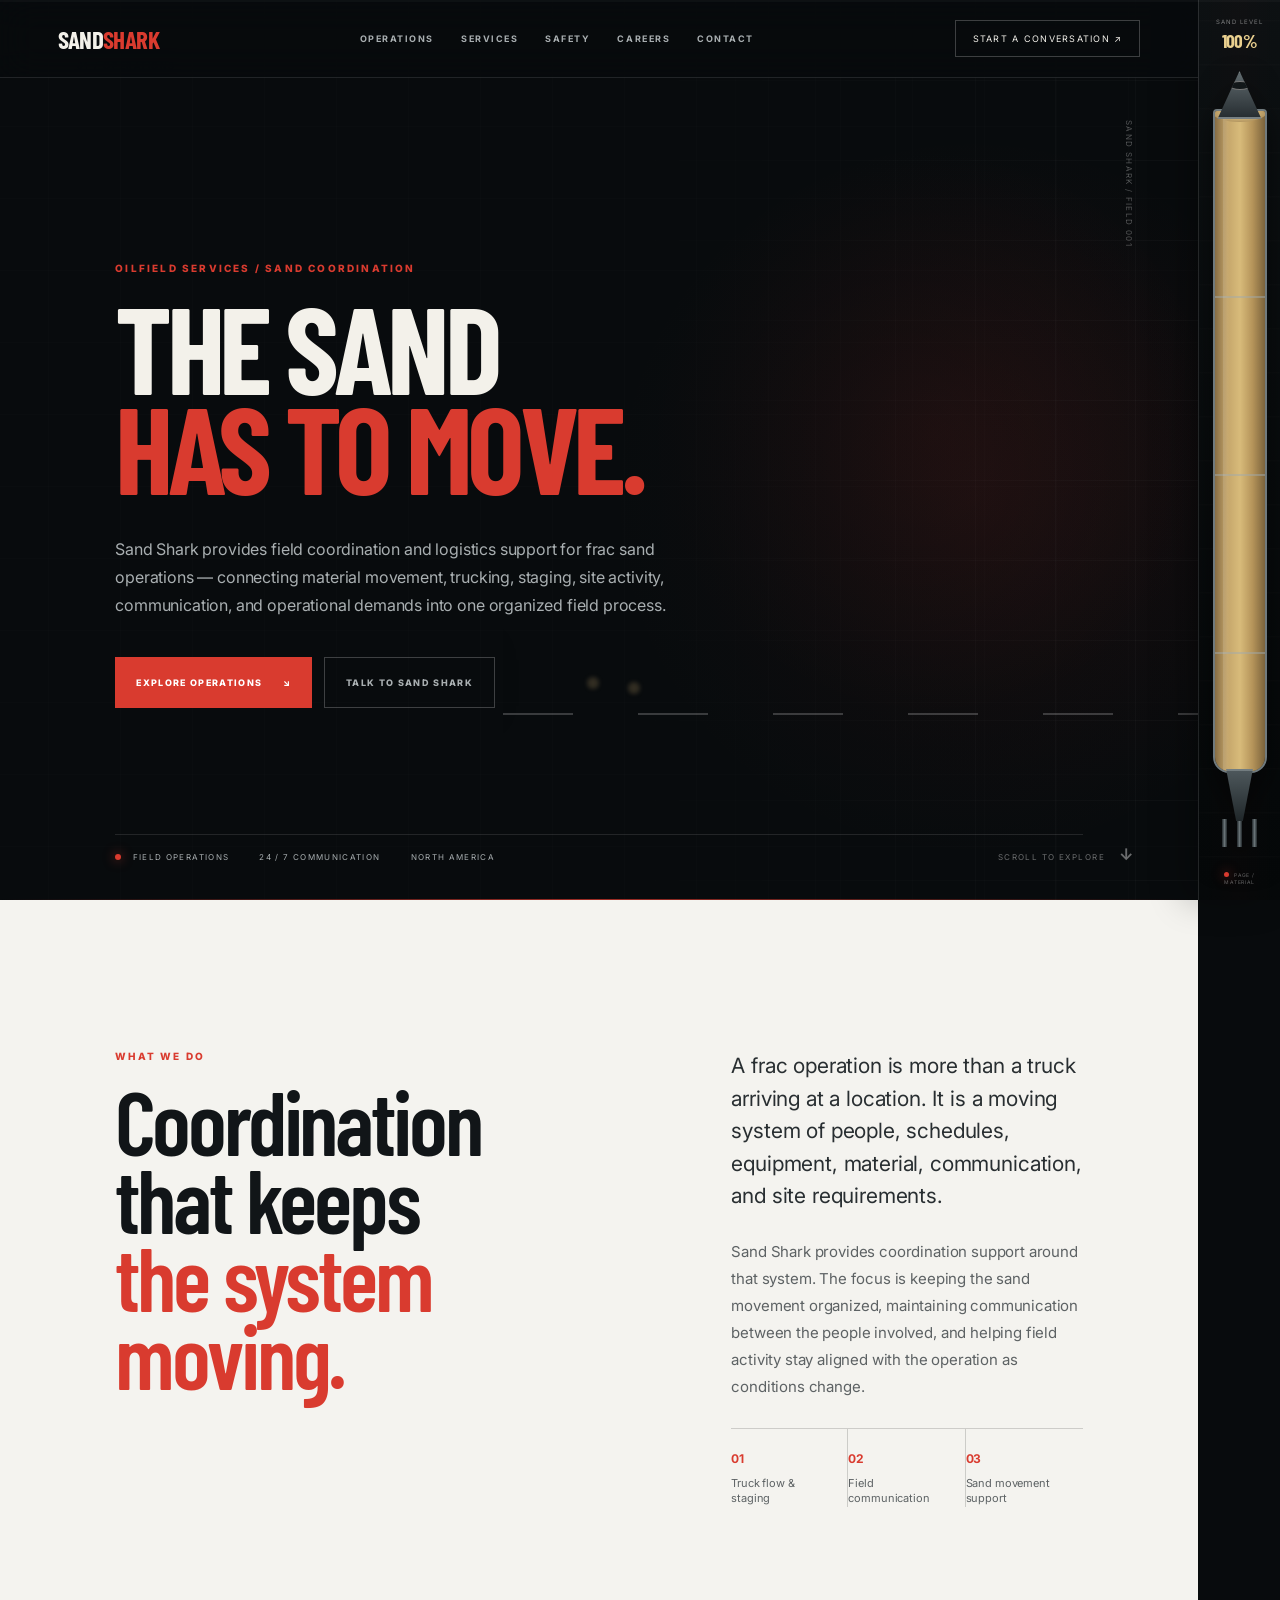
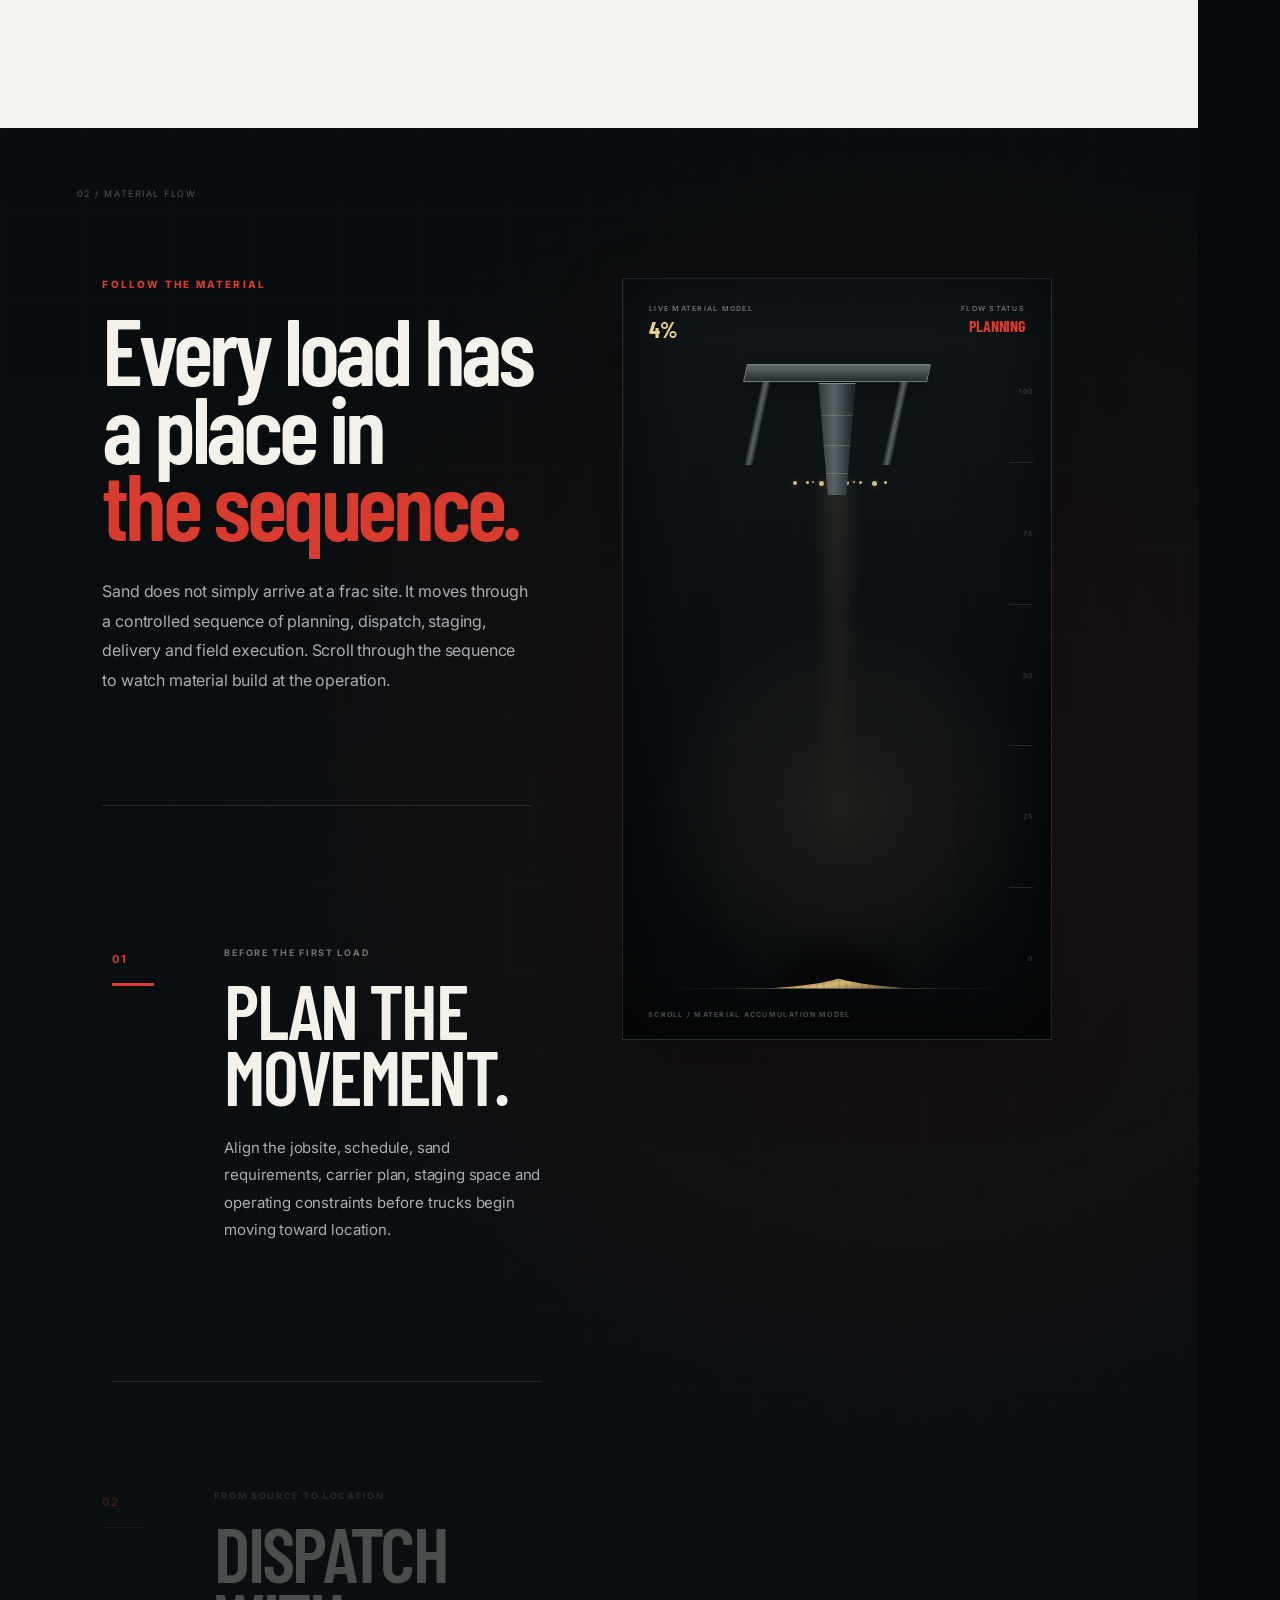
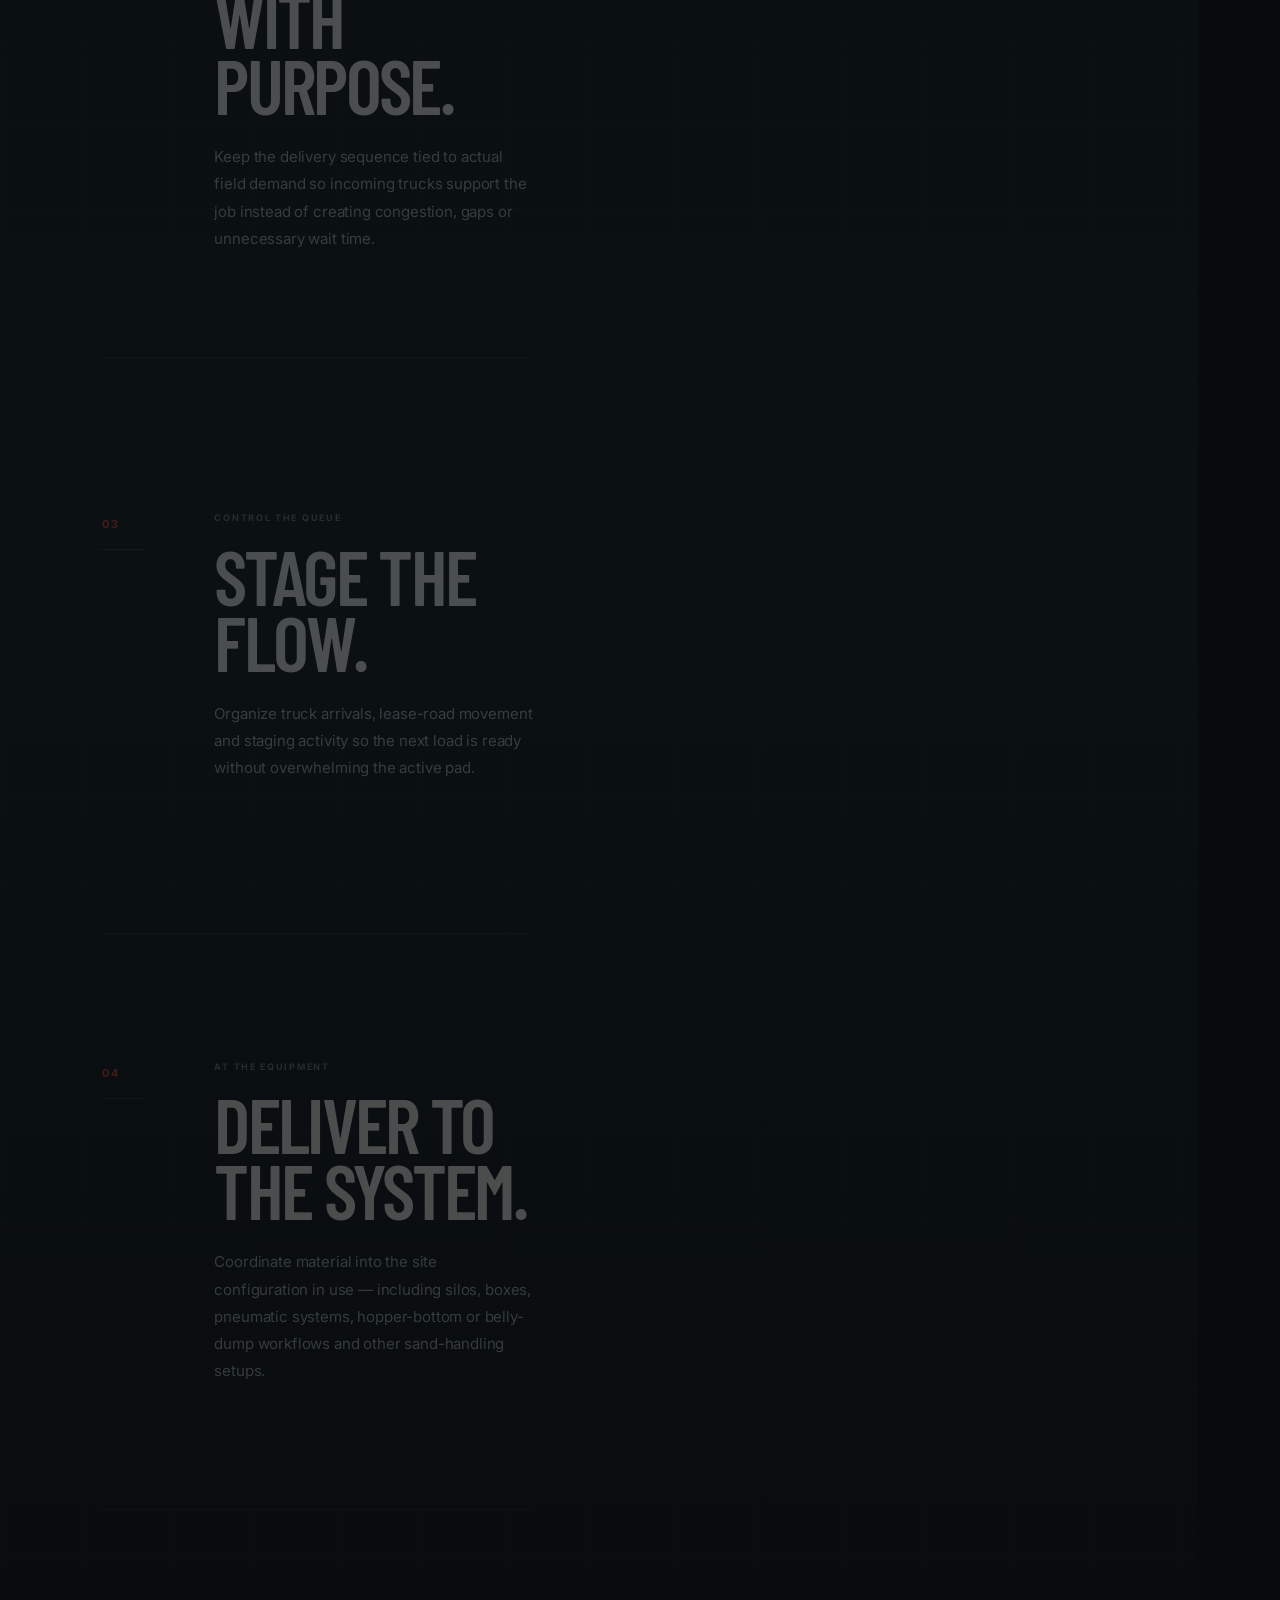
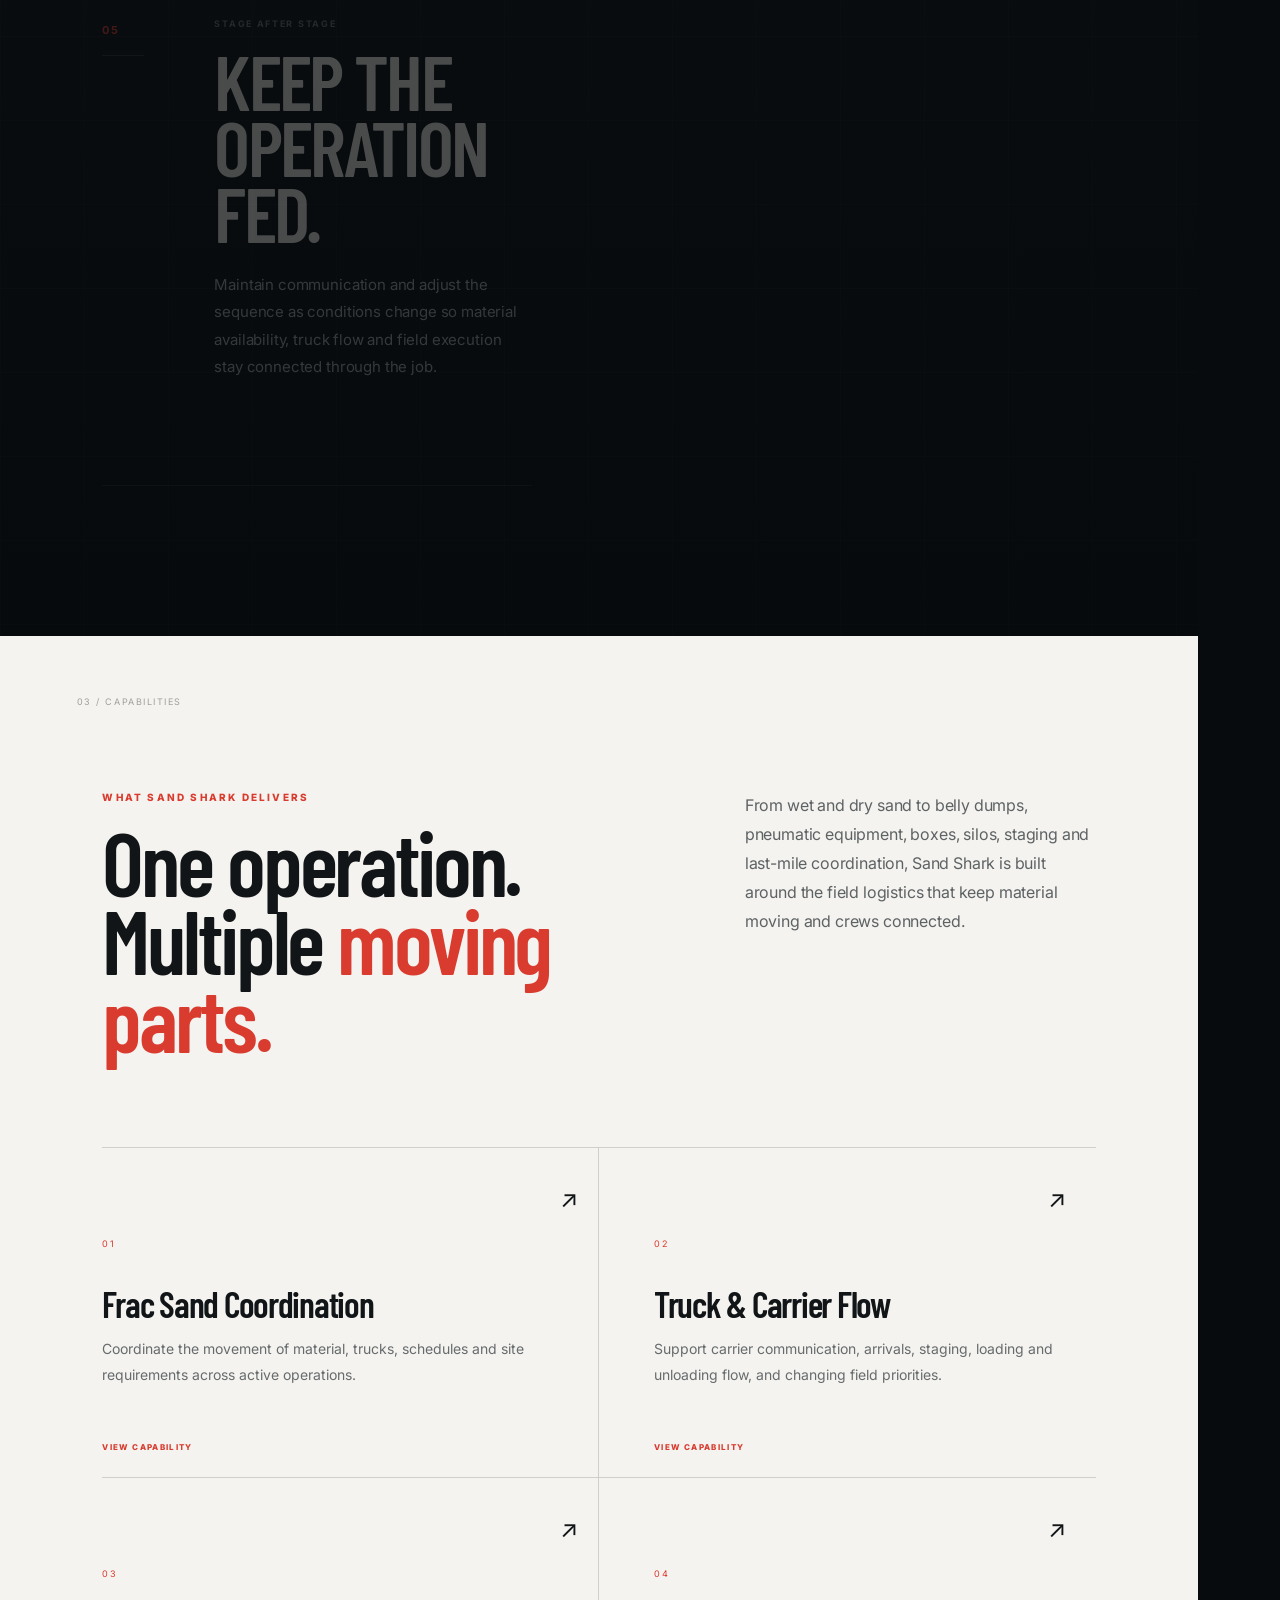
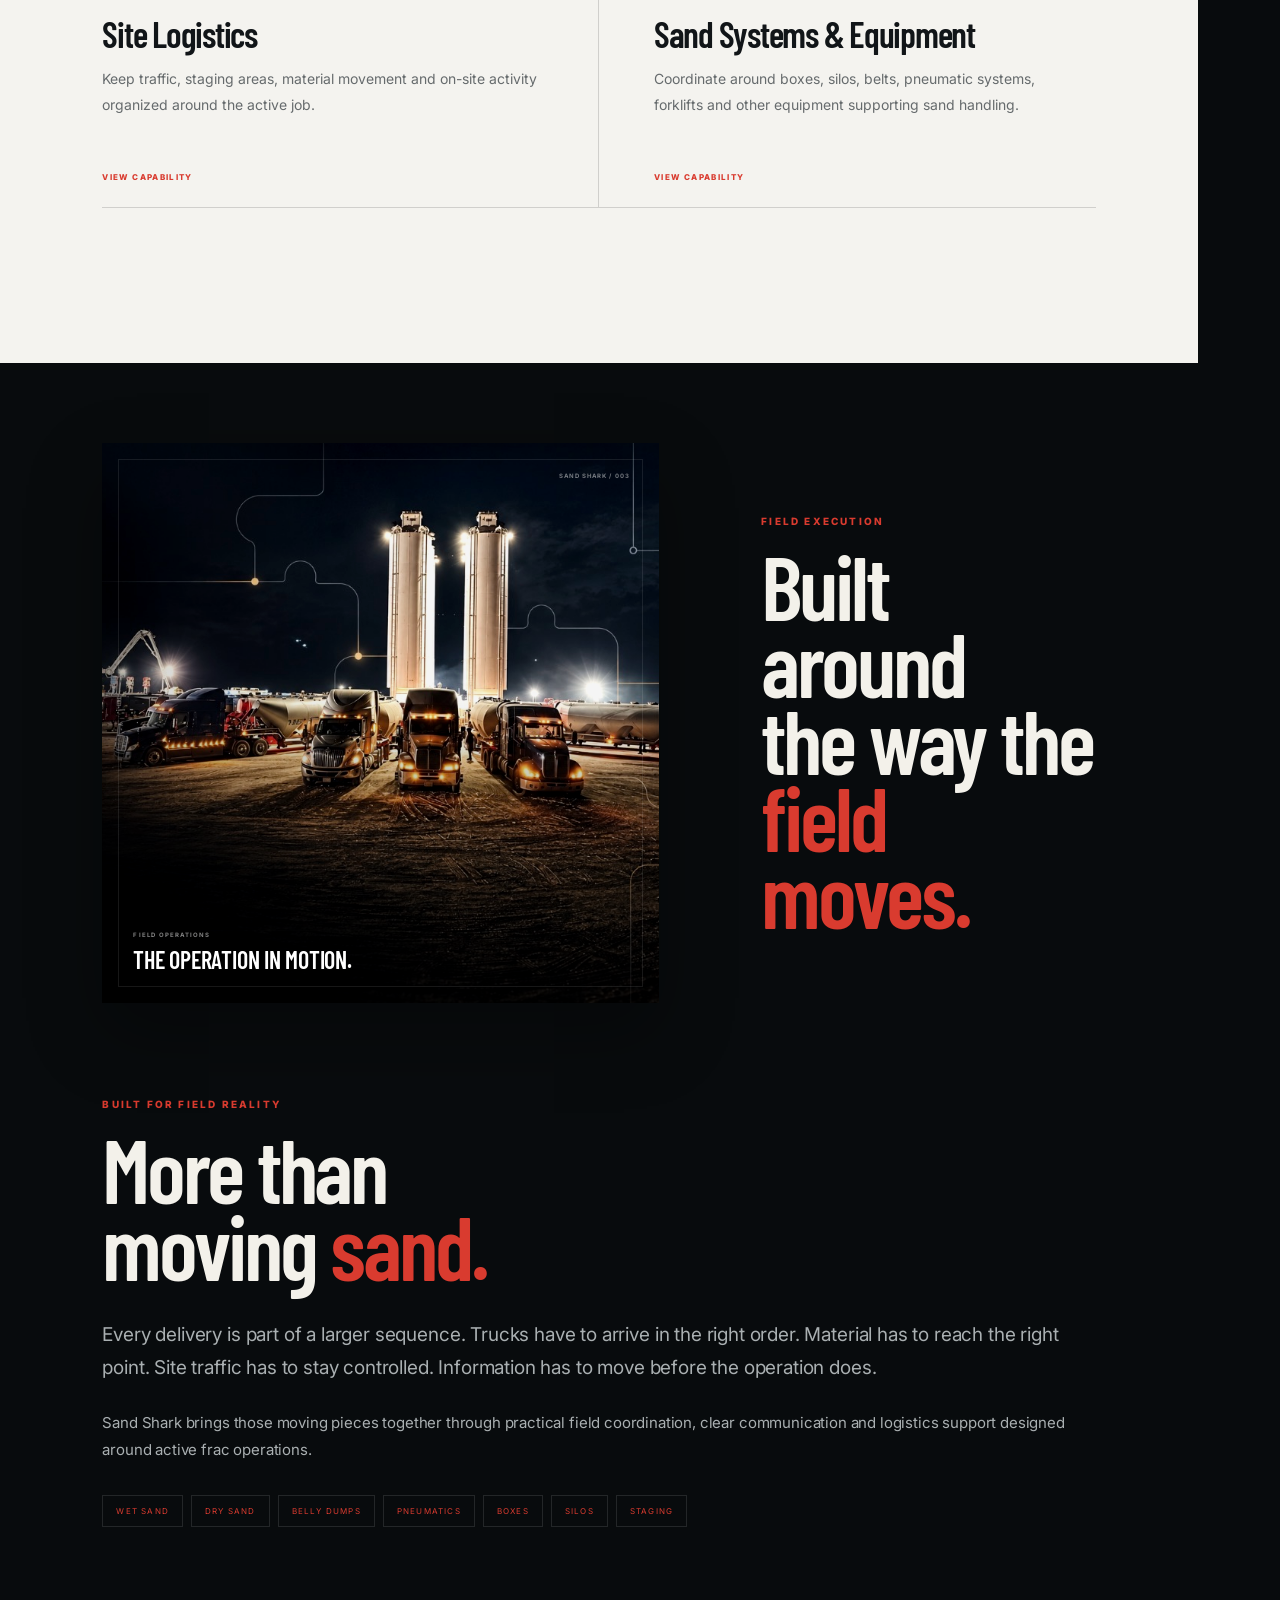
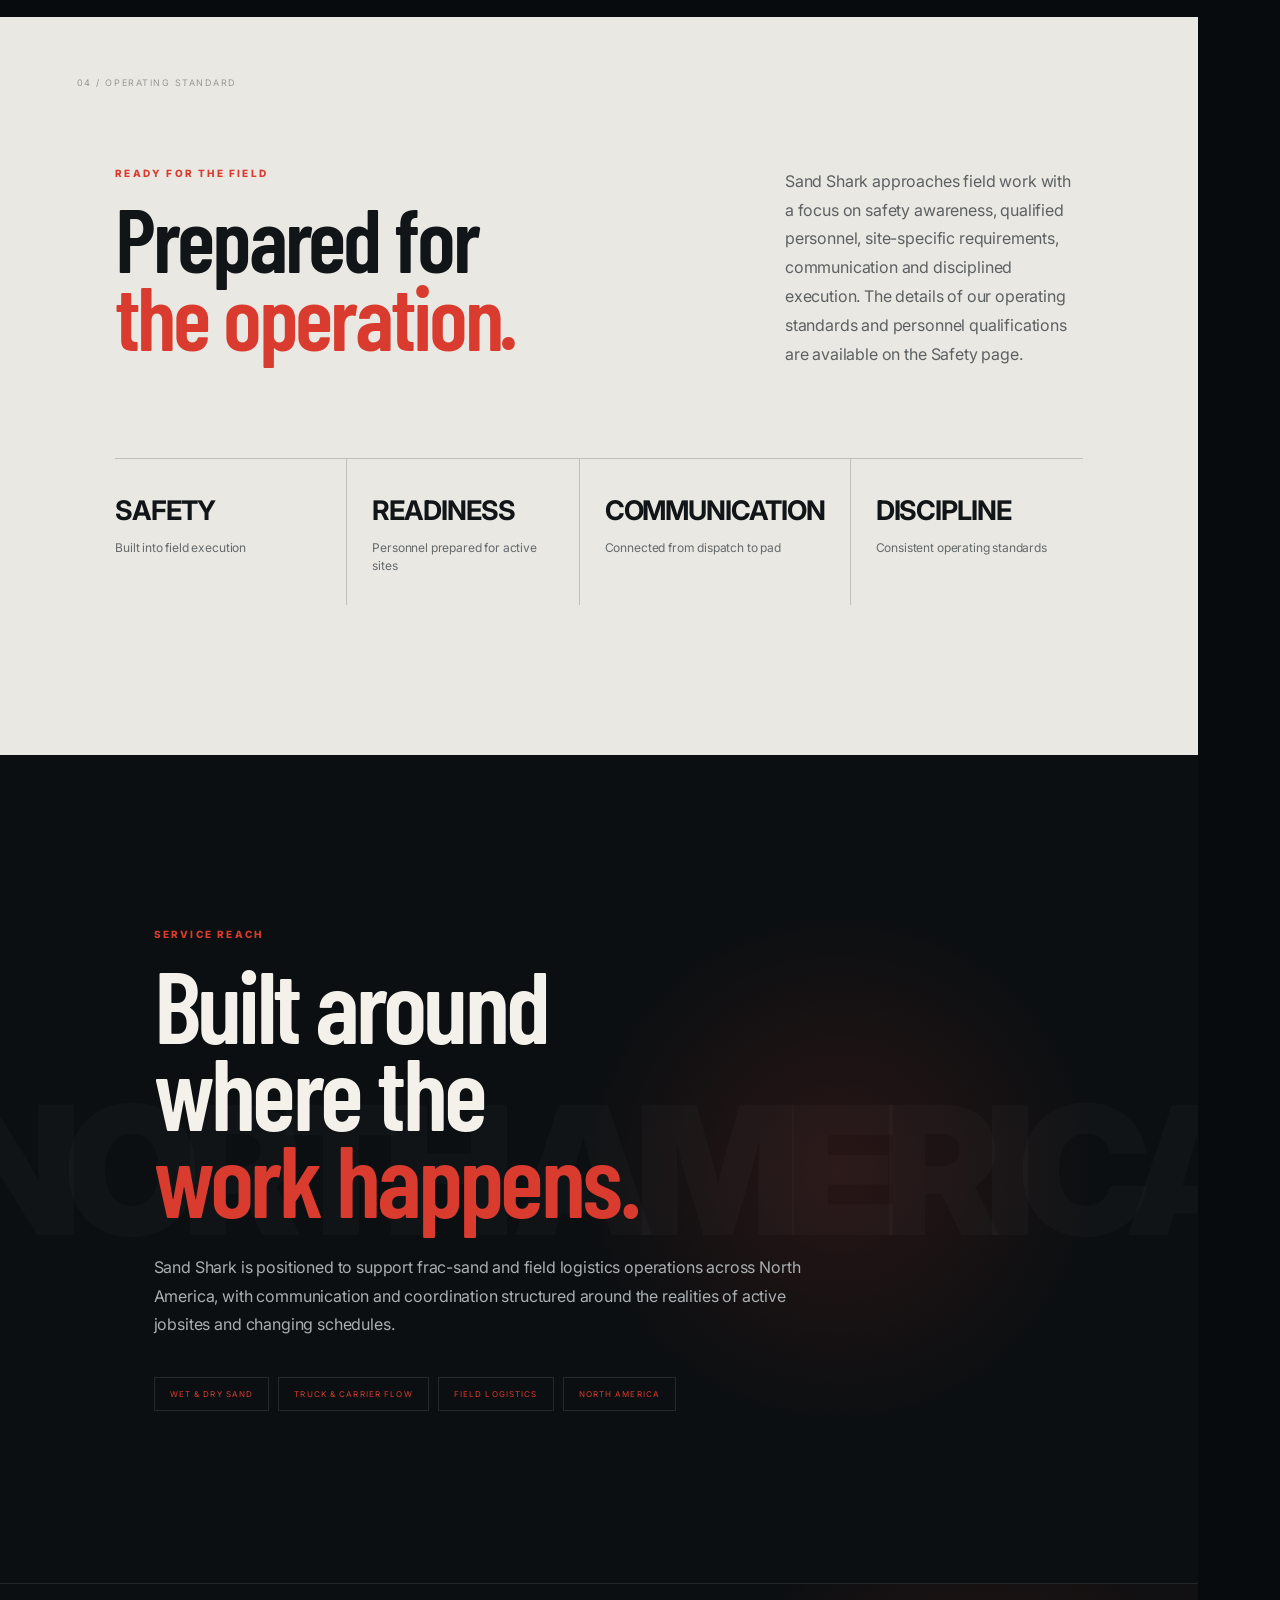
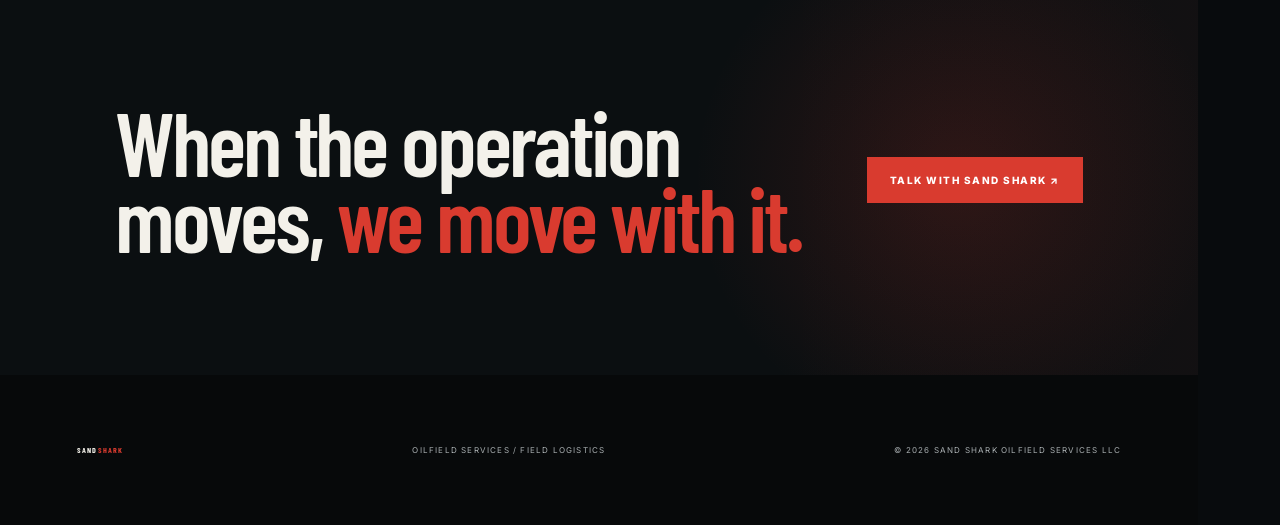
<file: index.html>
<!DOCTYPE html>
<html lang="en">
<head>
  <meta charset="UTF-8">
  <meta name="viewport" content="width=device-width, initial-scale=1.0">
  <meta name="description" content="Sand Shark Oilfield Services — sand coordination and field logistics for frac operations.">
  <title>Sand Shark Oilfield Services</title>
  <link rel="preconnect" href="https://fonts.googleapis.com">
  <link rel="preconnect" href="https://fonts.gstatic.com" crossorigin>
  <link href="https://fonts.googleapis.com/css2?family=Barlow+Condensed:wght@500;600;700;800&family=Inter:wght@400;500;600;700&display=swap" rel="stylesheet">
  <link rel="stylesheet" href="css/style.css">
</head>
<body>
  <div class="page-progress"><span id="page-progress-bar"></span></div>

  <header class="site-header" id="top">
    <a class="logo" href="#top" aria-label="Sand Shark home">SAND<span>SHARK</span></a>
    <nav class="navigation" aria-label="Primary navigation">
      <a href="operations.html">Operations</a>
      <a href="services.html">Services</a>
      <a href="safety.html">Safety</a>
      <a href="careers.html">Careers</a>
      <a href="contact.html">Contact</a>
    </nav>
    <button
      class="mobile-nav-toggle"
      type="button"
      aria-label="Open navigation"
      aria-expanded="false"
    >
      <span></span>
      <span></span>
      <span></span>
    </button>

    <a class="nav-button" href="contact.html">Start a conversation <span>↗</span></a>
  </header>

  <main>
    <!-- HERO -->
    <section class="hero">
      <div class="hero-background"></div>
      <div class="hero-grid"></div>

      <div class="hero-content">
        <p class="eyebrow">OILFIELD SERVICES / SAND COORDINATION</p>
        <h1>THE SAND<br><span>HAS TO MOVE.</span></h1>
        <p class="hero-description">
          Sand Shark provides field coordination and logistics support for frac sand operations — connecting
          material movement, trucking, staging, site activity, communication, and operational demands into one organized field process.
        </p>

        <div class="hero-actions">
          <a class="primary-button" href="operations.html">Explore operations <span>↘</span></a>
          <a class="secondary-button" href="contact.html">Talk to Sand Shark</a>
        </div>
      </div>

      <!-- Repeating truck animation: independent of page scroll -->
      <div class="hero-haul" aria-hidden="true">
        <div class="haul-dust dust-one"></div>
        <div class="haul-dust dust-two"></div>
        <div class="haul-truck">
          <div class="haul-cab">
            <div class="haul-window"></div>
            <div class="haul-light"></div>
          </div>
          <div class="haul-bed"><div class="haul-sand"></div></div>
          <div class="haul-wheel hw1"></div>
          <div class="haul-wheel hw2"></div>
          <div class="haul-wheel hw3"></div>
        </div>
        <div class="haul-road"></div>
      </div>

      <div class="hero-status">
        <span><i></i> FIELD OPERATIONS</span>
        <span>24 / 7 COMMUNICATION</span>
        <span>NORTH AMERICA</span>
      </div>

      <div class="hero-coordinate">SAND SHARK / FIELD 001</div>
      <a class="hero-scroll" href="#operations">SCROLL TO EXPLORE <b>↓</b></a>
    </section>

    <!-- POSITIONING -->
    <section class="positioning" id="operations">
      <div class="section-marker">01 / OPERATIONS</div>
      <div class="positioning-inner">
        <div>
          <p class="eyebrow dark">WHAT WE DO</p>
          <h2>Coordination<br>that keeps<br><span>the system moving.</span></h2>
        </div>
        <div class="positioning-copy">
          <p class="lead">
            A frac operation is more than a truck arriving at a location. It is a moving system of
            people, schedules, equipment, material, communication, and site requirements.
          </p>
          <p>
            Sand Shark provides coordination support around that system. The focus is keeping the
            sand movement organized, maintaining communication between the people involved, and
            helping field activity stay aligned with the operation as conditions change.
          </p>
          <div class="mini-facts">
            <div><strong>01</strong><span>Truck flow & staging</span></div>
            <div><strong>02</strong><span>Field communication</span></div>
            <div><strong>03</strong><span>Sand movement support</span></div>
          </div>
        </div>
      </div>
    </section>

    <!-- MATERIAL FLOW / SCROLL ANIMATION -->
    <section class="silo-scroll-section" id="material-flow">
      <div class="section-marker light">02 / MATERIAL FLOW</div>

      <div class="silo-sticky" aria-hidden="true">
        <div class="silo-readout">
          <span>SAND LEVEL</span>
          <strong id="silo-percent">100%</strong>
        </div>
        <div class="silo-machine">
          <div class="silo-cap"><div class="cap-port"></div></div>
          <div class="silo-body">
            <div class="silo-sand" id="silo-sand"><div class="sand-surface"></div></div>
            <span class="silo-ring r1"></span><span class="silo-ring r2"></span><span class="silo-ring r3"></span>
            <span class="silo-highlight"></span>
          </div>
          <div class="silo-funnel"></div>
          <div class="silo-legs"><i></i><i></i><i></i></div>
        </div>
        <div class="silo-status"><i></i> PAGE / MATERIAL</div>
      </div>

      <div class="material-flow-shell">
        <div class="material-copy-column">
          <div class="silo-scroll-copy">
            <p class="eyebrow">FOLLOW THE MATERIAL</p>
            <h2>Every load has<br>a place in<br><span>the sequence.</span></h2>
            <p>
              Sand does not simply arrive at a frac site. It moves through a controlled sequence of
              planning, dispatch, staging, delivery and field execution. Scroll through the sequence
              to watch material build at the operation.
            </p>
          </div>

          <div class="flow-stage-list" aria-label="Material flow sequence">
            <article class="flow-stage active" data-flow-stage="0">
              <div class="flow-stage-index"><span>01</span><i></i></div>
              <div>
                <p class="flow-kicker">BEFORE THE FIRST LOAD</p>
                <h3>PLAN THE MOVEMENT.</h3>
                <p>Align the jobsite, schedule, sand requirements, carrier plan, staging space and operating constraints before trucks begin moving toward location.</p>
              </div>
            </article>

            <article class="flow-stage" data-flow-stage="1">
              <div class="flow-stage-index"><span>02</span><i></i></div>
              <div>
                <p class="flow-kicker">FROM SOURCE TO LOCATION</p>
                <h3>DISPATCH WITH PURPOSE.</h3>
                <p>Keep the delivery sequence tied to actual field demand so incoming trucks support the job instead of creating congestion, gaps or unnecessary wait time.</p>
              </div>
            </article>

            <article class="flow-stage" data-flow-stage="2">
              <div class="flow-stage-index"><span>03</span><i></i></div>
              <div>
                <p class="flow-kicker">CONTROL THE QUEUE</p>
                <h3>STAGE THE FLOW.</h3>
                <p>Organize truck arrivals, lease-road movement and staging activity so the next load is ready without overwhelming the active pad.</p>
              </div>
            </article>

            <article class="flow-stage" data-flow-stage="3">
              <div class="flow-stage-index"><span>04</span><i></i></div>
              <div>
                <p class="flow-kicker">AT THE EQUIPMENT</p>
                <h3>DELIVER TO THE SYSTEM.</h3>
                <p>Coordinate material into the site configuration in use — including silos, boxes, pneumatic systems, hopper-bottom or belly-dump workflows and other sand-handling setups.</p>
              </div>
            </article>

            <article class="flow-stage" data-flow-stage="4">
              <div class="flow-stage-index"><span>05</span><i></i></div>
              <div>
                <p class="flow-kicker">STAGE AFTER STAGE</p>
                <h3>KEEP THE OPERATION FED.</h3>
                <p>Maintain communication and adjust the sequence as conditions change so material availability, truck flow and field execution stay connected through the job.</p>
              </div>
            </article>
          </div>
        </div>

        <div class="material-visual" id="material-visual" aria-hidden="true">
          <div class="material-hud top-left"><span>LIVE MATERIAL MODEL</span><strong id="pile-percent">0%</strong></div>
          <div class="material-hud top-right"><span>FLOW STATUS</span><strong id="flow-status">PLANNING</strong></div>

          <div class="drop-rig">
            <div class="drop-rig-arm"></div>
            <div class="drop-chute">
              <span></span><span></span><span></span>
            </div>
          </div>

          <div class="falling-sand" id="falling-sand">
            <i style="--x:-44px;--d:0s;--s:4px"></i>
            <i style="--x:-31px;--d:.16s;--s:3px"></i>
            <i style="--x:-18px;--d:.31s;--s:5px"></i>
            <i style="--x:-6px;--d:.08s;--s:3px"></i>
            <i style="--x:8px;--d:.24s;--s:4px"></i>
            <i style="--x:22px;--d:.41s;--s:3px"></i>
            <i style="--x:35px;--d:.12s;--s:5px"></i>
            <i style="--x:47px;--d:.35s;--s:3px"></i>
            <i style="--x:-25px;--d:.48s;--s:2px"></i>
            <i style="--x:16px;--d:.53s;--s:2px"></i>
          </div>

          <div class="sand-pile-zone">
            <div class="sand-pile-shadow"></div>
            <div class="sand-pile" id="sand-pile">
              <div class="pile-texture"></div>
              <span class="pile-ridge ridge-1"></span>
              <span class="pile-ridge ridge-2"></span>
              <span class="pile-ridge ridge-3"></span>
            </div>
            <div class="pile-ground-line"></div>
          </div>

          <div class="material-scale">
            <span>100</span><i></i><span>75</span><i></i><span>50</span><i></i><span>25</span><i></i><span>0</span>
          </div>
          <div class="material-caption">SCROLL / MATERIAL ACCUMULATION MODEL</div>
        </div>
      </div>
    </section>

    <!-- SERVICES OVERVIEW -->
    <section class="services" id="services">
      <div class="section-marker">03 / CAPABILITIES</div>
      <div class="services-heading">
        <div>
          <p class="eyebrow dark">WHAT SAND SHARK DELIVERS</p>
          <h2>One operation.<br>Multiple <span>moving parts.</span></h2>
        </div>
        <p>
          From wet and dry sand to belly dumps, pneumatic equipment, boxes, silos, staging and last-mile coordination, Sand Shark is built around the field logistics that keep material moving and crews connected.
        </p>
      </div>

      <div class="service-grid">
        <button class="service-card" data-modal="coordination">
          <span class="card-number">01</span><span class="card-icon">↗</span>
          <h3>Frac Sand Coordination</h3>
          <p>Coordinate the movement of material, trucks, schedules and site requirements across active operations.</p>
          <span class="learn">VIEW CAPABILITY</span>
        </button>
        <button class="service-card" data-modal="trucks">
          <span class="card-number">02</span><span class="card-icon">↗</span>
          <h3>Truck & Carrier Flow</h3>
          <p>Support carrier communication, arrivals, staging, loading and unloading flow, and changing field priorities.</p>
          <span class="learn">VIEW CAPABILITY</span>
        </button>
        <button class="service-card" data-modal="site">
          <span class="card-number">03</span><span class="card-icon">↗</span>
          <h3>Site Logistics</h3>
          <p>Keep traffic, staging areas, material movement and on-site activity organized around the active job.</p>
          <span class="learn">VIEW CAPABILITY</span>
        </button>
        <button class="service-card" data-modal="equipment">
          <span class="card-number">04</span><span class="card-icon">↗</span>
          <h3>Sand Systems & Equipment</h3>
          <p>Coordinate around boxes, silos, belts, pneumatic systems, forklifts and other equipment supporting sand handling.</p>
          <span class="learn">VIEW CAPABILITY</span>
        </button>
      </div>
    </section>

    <!-- FIELD FEATURE -->
    <section class="field-feature">
      <div class="feature-photo home-field-photo">

<div class="home-photo-wrap">

<img
src="assets/images/IMG_1972.jpeg"
alt="Sand Shark frac sand logistics and field operations"
class="home-field-image"
>

<div class="home-photo-overlay"></div>

<div class="home-photo-label">
<span>FIELD OPERATIONS</span>
<strong>THE OPERATION IN MOTION.</strong>
</div>

<div class="home-photo-corner">
SAND SHARK / 003
</div>

</div>

</div>


<!-- EVERYTHING FROM HERE DOWN STAYS -->
<div class="feature-copy">

<p class="eyebrow">
FIELD EXECUTION
</p>

<h2>
Built around<br>
the way the<br>
<span>field moves.</span>
</h2>

<!-- keep all your existing text here -->

</div>

</section>
      <div class="feature-copy">
        <p class="eyebrow">BUILT FOR FIELD REALITY</p>
        <h2>More than<br>moving <span>sand.</span></h2>
        <p class="lead">
          Every delivery is part of a larger sequence. Trucks have to arrive in the right order. Material has to reach the right point. Site traffic has to stay controlled. Information has to move before the operation does.
        </p>
        <p>
          Sand Shark brings those moving pieces together through practical field coordination, clear communication and logistics support designed around active frac operations.
        </p>
        <div class="feature-list"><span>WET SAND</span><span>DRY SAND</span><span>BELLY DUMPS</span><span>PNEUMATICS</span><span>BOXES</span><span>SILOS</span><span>STAGING</span></div>
      </div>
    </section>

    <!-- OPERATING STANDARD -->
    <section class="safety" id="safety">
      <div class="section-marker">04 / OPERATING STANDARD</div>
      <div class="safety-top">
        <div>
          <p class="eyebrow dark">READY FOR THE FIELD</p>
          <h2>Prepared for<br><span>the operation.</span></h2>
        </div>
        <p>
          Sand Shark approaches field work with a focus on safety awareness, qualified personnel, site-specific requirements, communication and disciplined execution. The details of our operating standards and personnel qualifications are available on the Safety page.
        </p>
      </div>
      <div class="qualification-strip">
        <div><strong>SAFETY</strong><span>Built into field execution</span></div>
        <div><strong>READINESS</strong><span>Personnel prepared for active sites</span></div>
        <div><strong>COMMUNICATION</strong><span>Connected from dispatch to pad</span></div>
        <div><strong>DISCIPLINE</strong><span>Consistent operating standards</span></div>
      </div>
    </section>

    <!-- COVERAGE -->
    <section class="coverage">
      <div class="coverage-bg"></div>
      <div class="coverage-content">
        <p class="eyebrow">SERVICE REACH</p>
        <h2>Built around<br>where the<br><span>work happens.</span></h2>
        <p>
          Sand Shark is positioned to support frac-sand and field logistics operations across North America, with communication and coordination structured around the realities of active jobsites and changing schedules.
        </p>
        <div class="coverage-tags"><span>WET & DRY SAND</span><span>TRUCK & CARRIER FLOW</span><span>FIELD LOGISTICS</span><span>NORTH AMERICA</span></div>
      </div>
    </section>

    <section class="page-cta">
      <h2>When the operation<br>moves, <span>we move with it.</span></h2>
      <a href="contact.html">Talk with Sand Shark ↗</a>
    </section>
  </main>

  <!-- MODAL -->
  <div class="modal" id="info-modal" aria-hidden="true">
    <div class="modal-backdrop" data-close-modal></div>
    <div class="modal-panel" role="dialog" aria-modal="true" aria-labelledby="modal-title">
      <button class="modal-close" data-close-modal aria-label="Close">×</button>
      <p class="eyebrow dark" id="modal-kicker">FIELD CAPABILITY</p>
      <h2 id="modal-title">Service</h2>
      <p id="modal-body"></p>
      <div class="modal-detail-grid">
        <div><span>FOCUS</span><strong id="modal-focus">—</strong></div>
        <div><span>ENVIRONMENT</span><strong>WELLSITE / FIELD</strong></div>
      </div>
    </div>
  </div>

  <footer class="footer">
    <div class="footer-logo">SAND<span>SHARK</span></div>
    <div>Oilfield Services / Field Logistics</div>
    <div>© 2026 Sand Shark Oilfield Services LLC</div>
  </footer>

  <script src="js/script.js"></script>
</body>
</html>
</file>
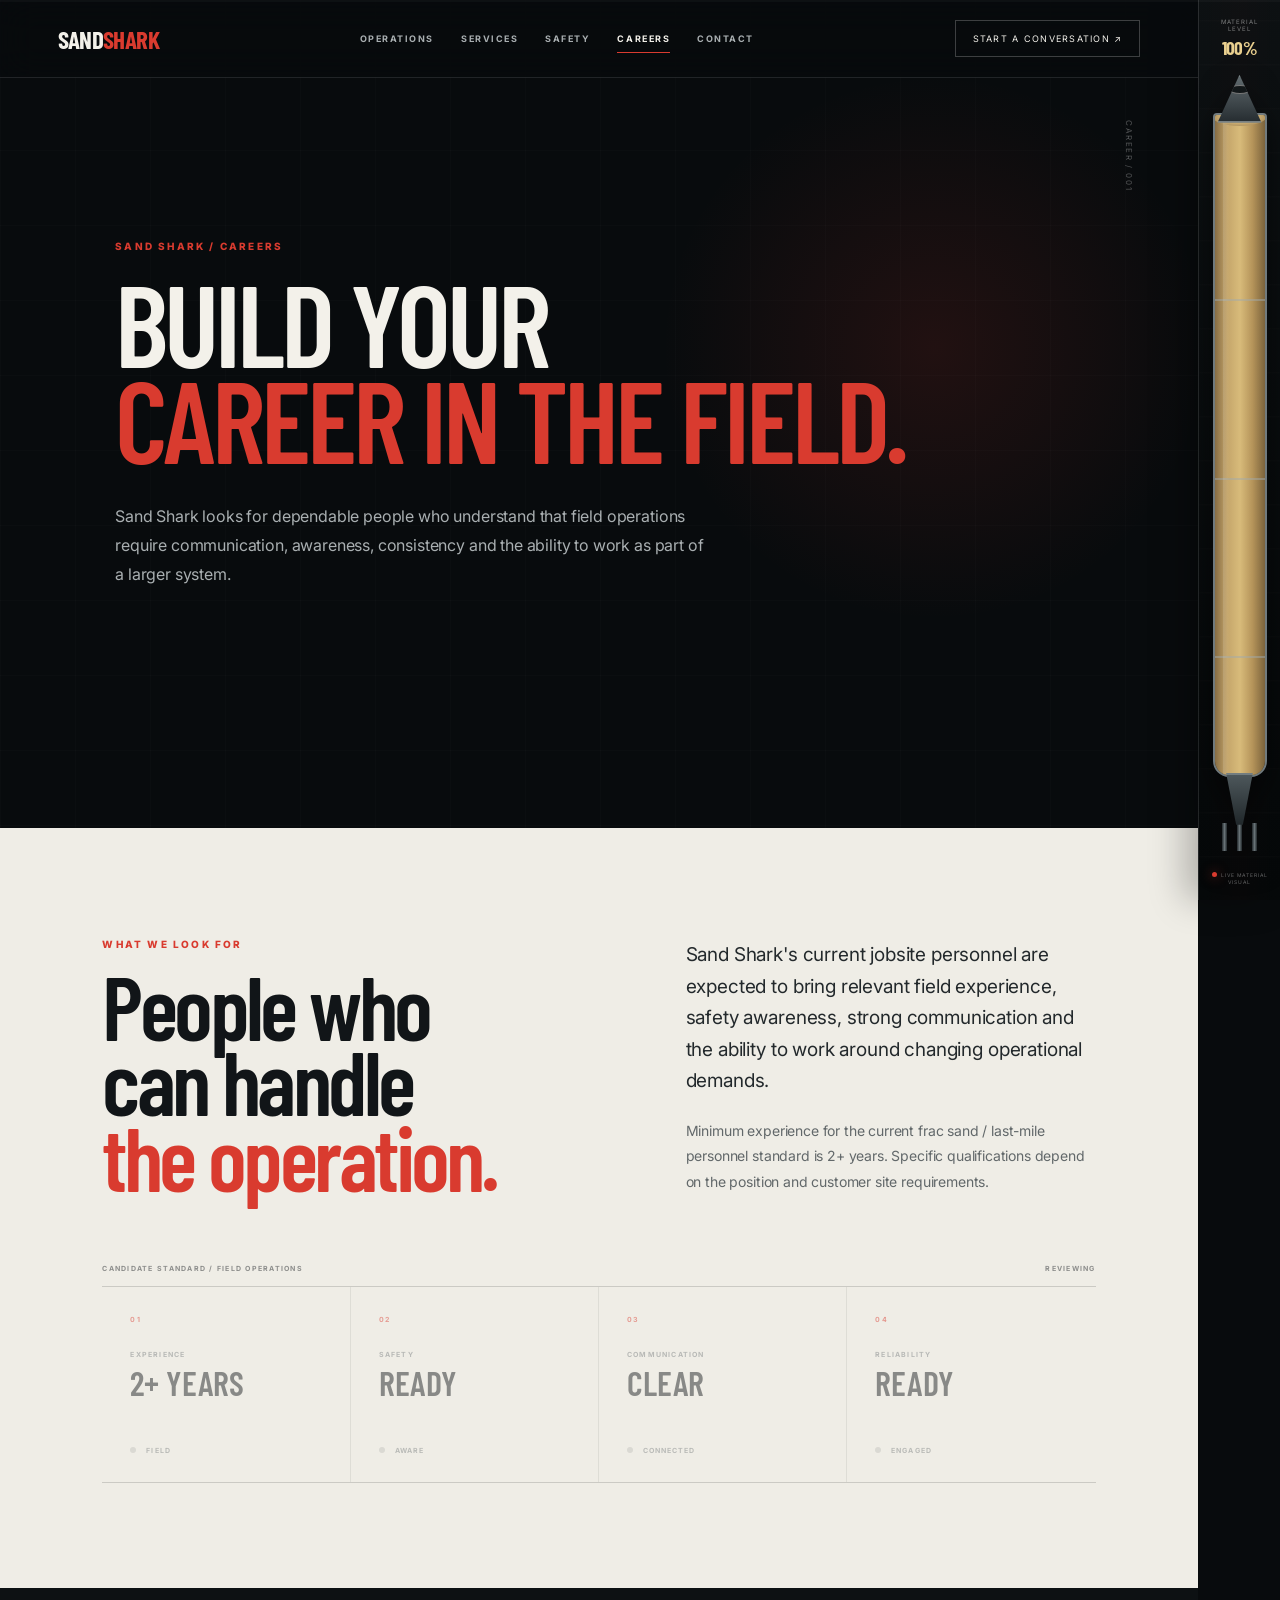
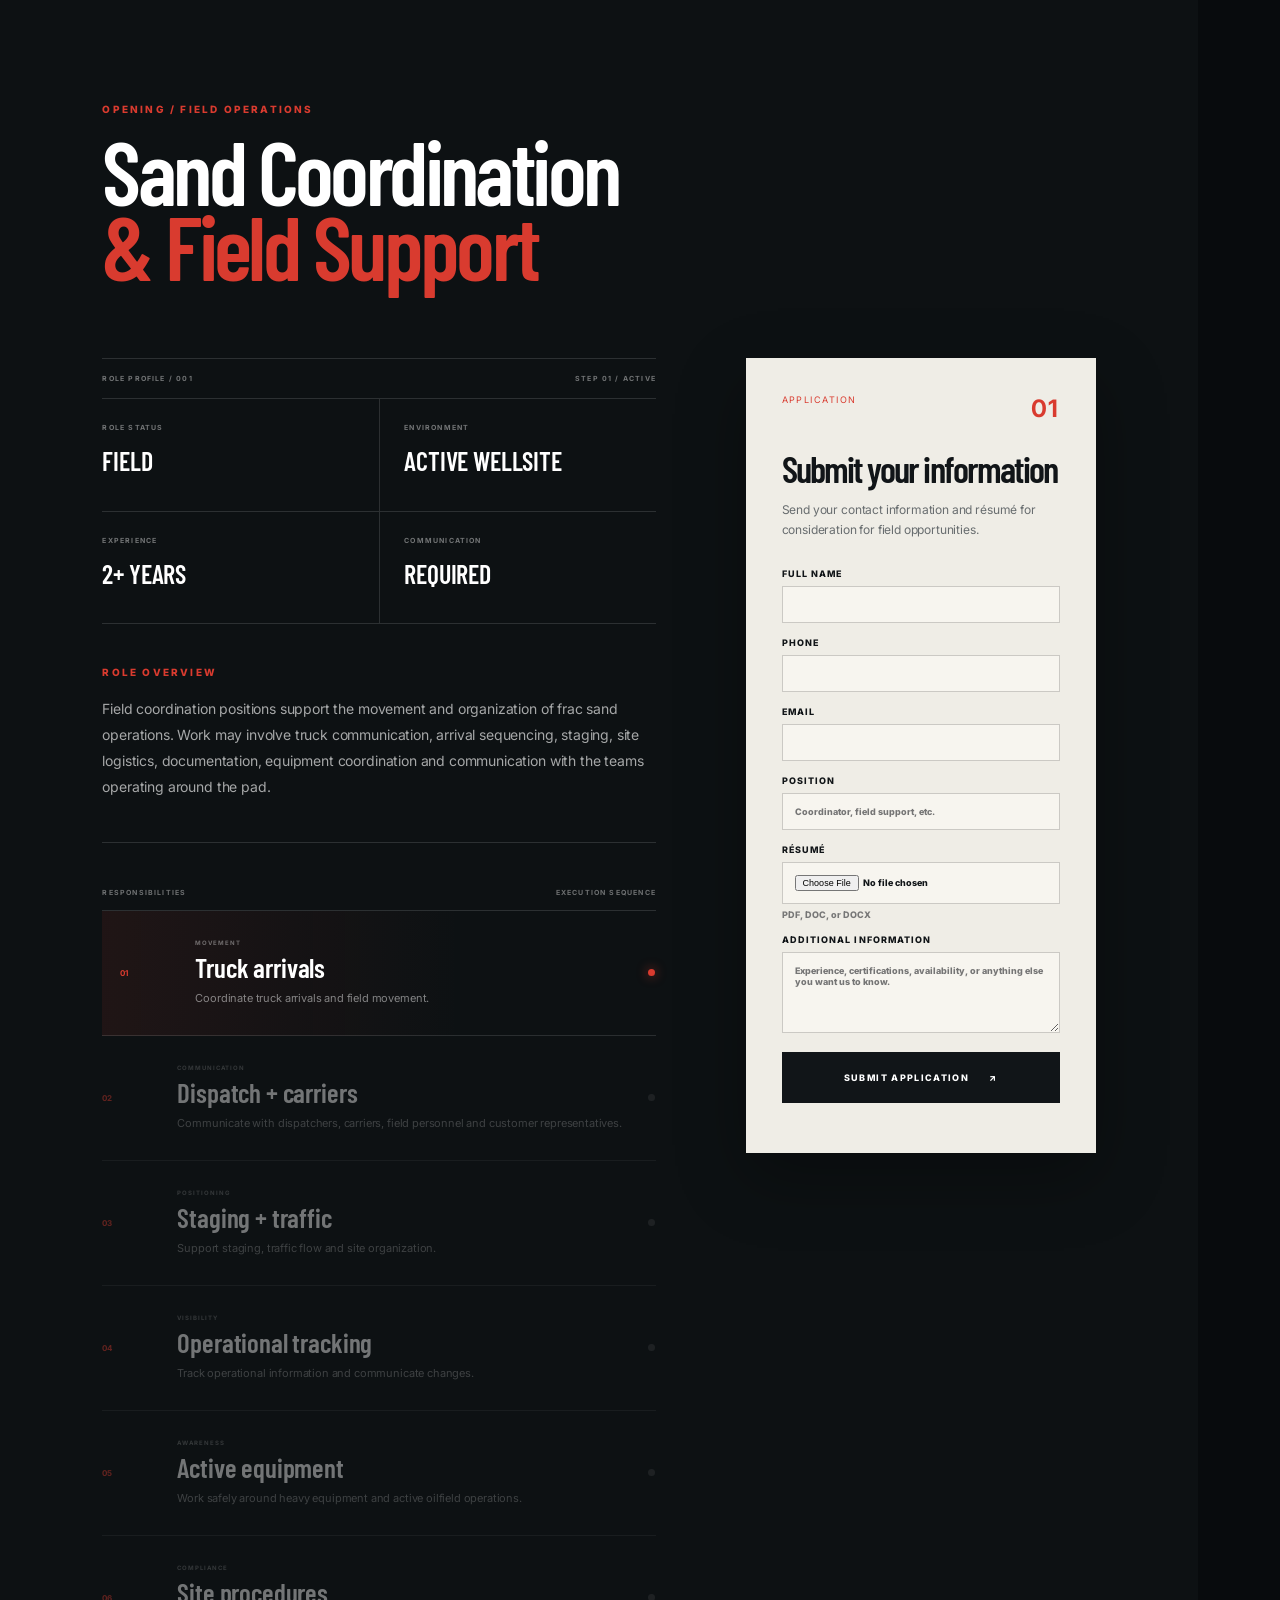
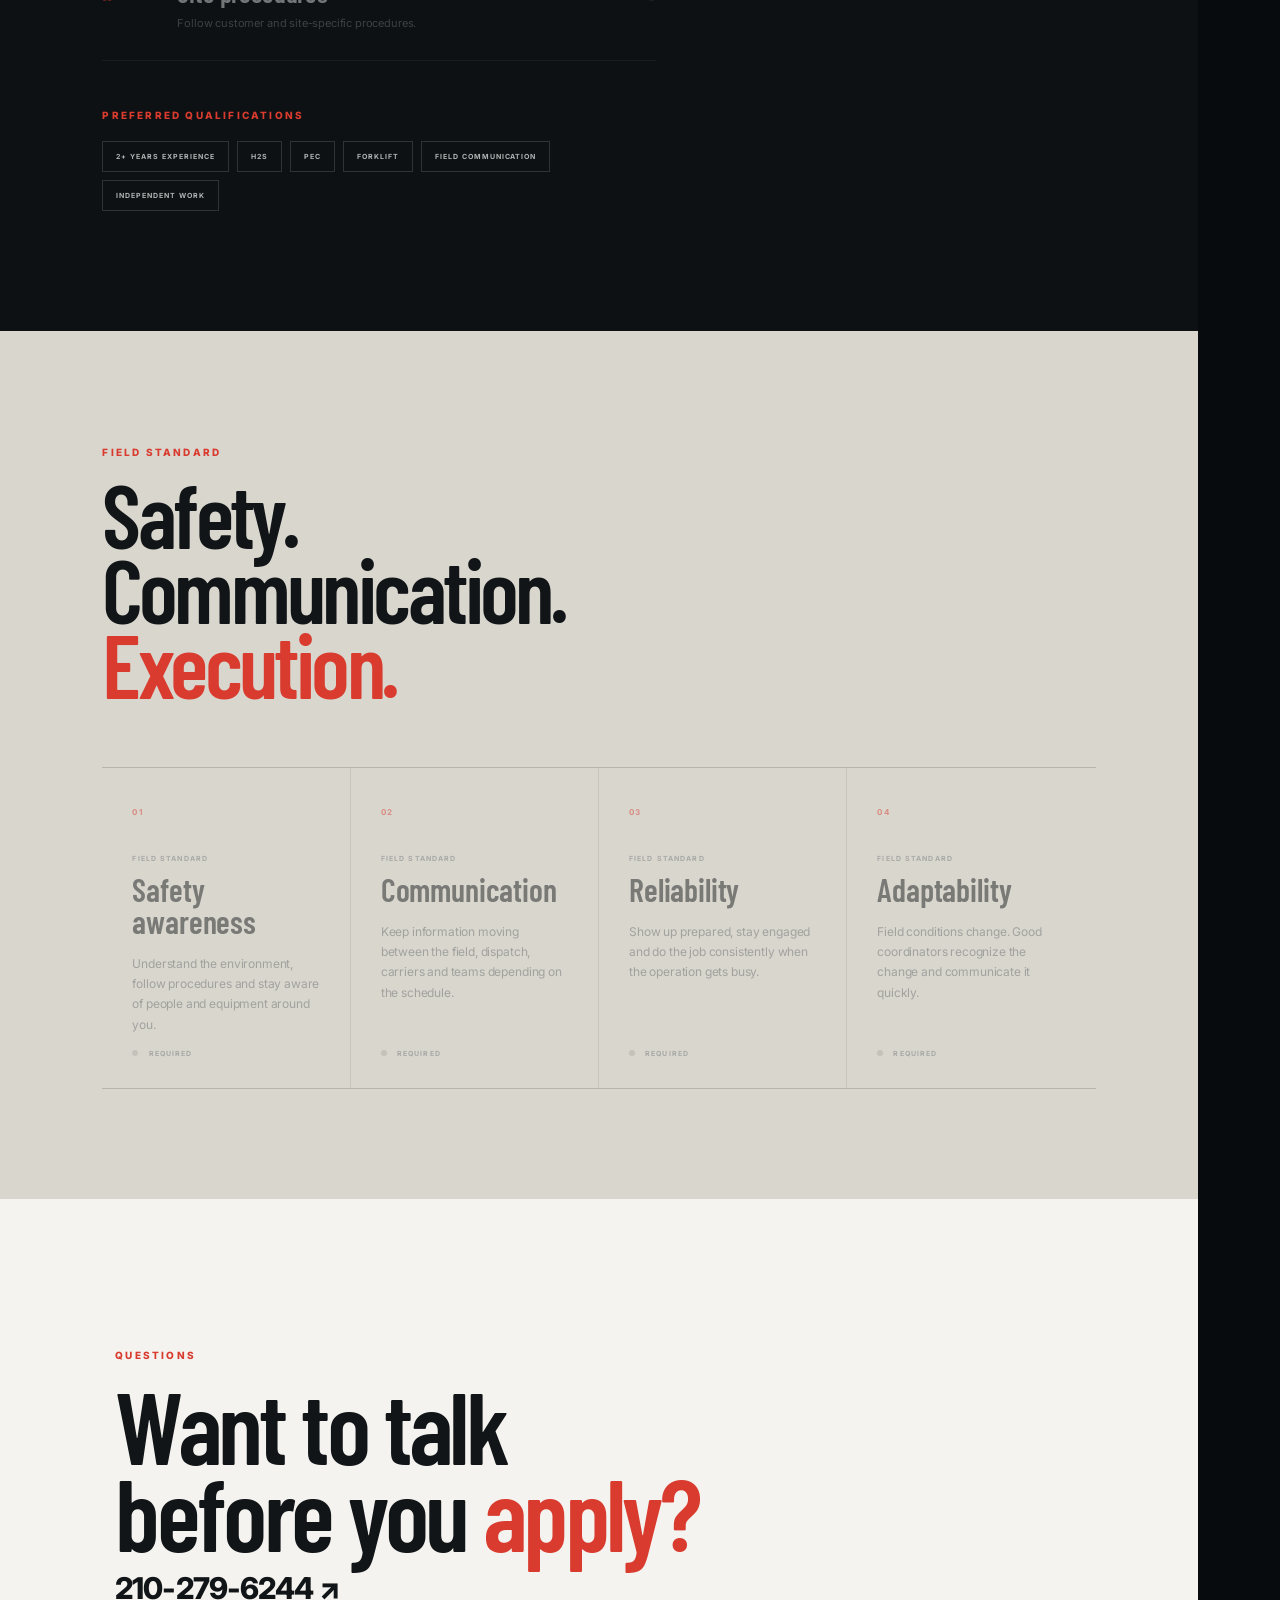
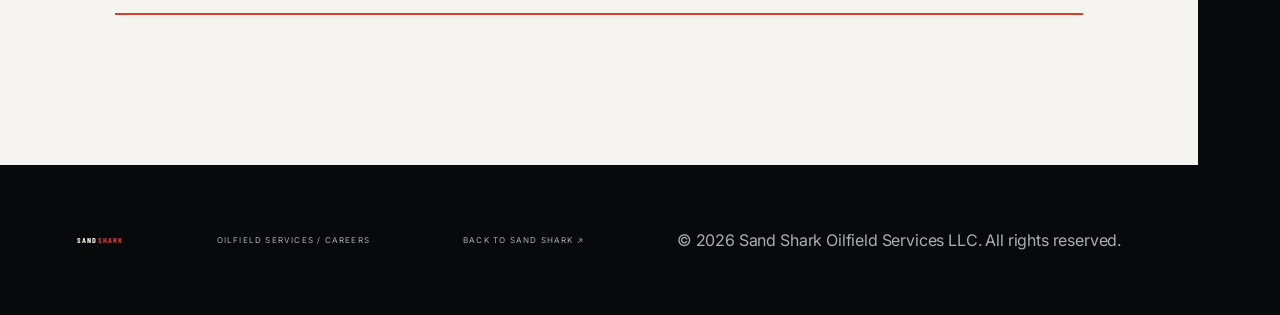
<file: careers.html>
<!DOCTYPE html>
<html lang="en">

<head>

<meta charset="UTF-8">

<meta
name="viewport"
content="width=device-width, initial-scale=1.0"
>

<meta
name="description"
content="Careers with Sand Shark Oilfield Services."
>

<title>
Careers | Sand Shark Oilfield Services
</title>

<link
rel="preconnect"
href="https://fonts.googleapis.com"
>

<link
rel="preconnect"
href="https://fonts.gstatic.com"
crossorigin
>

<link
href="https://fonts.googleapis.com/css2?family=Barlow+Condensed:wght@500;600;700;800&family=Inter:wght@400;500;600;700&display=swap"
rel="stylesheet"
>

<link
rel="stylesheet"
href="css/style.css"
>

</head>


<body class="careers-page">


<!-- =========================================
PAGE PROGRESS
========================================= -->

<div class="page-progress">
<span id="page-progress-bar"></span>
</div>



<!-- =========================================
HEADER
========================================= -->

<header class="site-header">

<a
class="logo"
href="index.html"
>
SAND<span>SHARK</span>
</a>


<nav
class="navigation"
aria-label="Primary navigation"
>

<a href="operations.html">
Operations
</a>

<a href="services.html">
Services
</a>

<a href="safety.html">
Safety
</a>

<a
class="active"
href="careers.html"
>
Careers
</a>

<a href="contact.html">
Contact
</a>

</nav>
<button
class="mobile-nav-toggle"
type="button"
aria-label="Open navigation"
aria-expanded="false"
>
<span></span>
<span></span>
<span></span>
</button>


<a
class="nav-button"
href="contact.html"
>

Start a conversation

<span>
↗
</span>

</a>

</header>



<!-- =========================================
FIXED SILO
========================================= -->

<aside
class="silo-sticky"
aria-hidden="true"
>

<div class="silo-readout">

<span>
MATERIAL LEVEL
</span>

<strong id="silo-percent">
100%
</strong>

</div>


<div class="silo-machine">


<div class="silo-cap">
<div class="cap-port"></div>
</div>


<div class="silo-body">

<div
class="silo-sand"
id="silo-sand"
>
<div class="sand-surface"></div>
</div>

<span class="silo-ring r1"></span>
<span class="silo-ring r2"></span>
<span class="silo-ring r3"></span>
<span class="silo-highlight"></span>

</div>


<div class="silo-funnel"></div>


<div class="silo-legs">
<i></i>
<i></i>
<i></i>
</div>


</div>


<div class="silo-status">

<i></i>

LIVE MATERIAL VISUAL

</div>

</aside>



<main>



<!-- =========================================
CAREER HERO
========================================= -->

<section class="career-hero">

<div class="career-grid"></div>


<div class="career-content">

<p class="eyebrow">
SAND SHARK / CAREERS
</p>


<h1>

BUILD YOUR<br>

<span>
CAREER IN THE FIELD.
</span>

</h1>


<p>

Sand Shark looks for dependable people who understand
that field operations require communication, awareness,
consistency and the ability to work as part of a larger
system.

</p>

</div>


<div class="career-code">
CAREER / 001
</div>

</section>



<!-- =========================================
WHAT WE LOOK FOR
========================================= -->

<section class="career-candidate-section">


<div class="career-candidate-intro">


<div>

<p class="eyebrow dark">
WHAT WE LOOK FOR
</p>


<h2>

People who<br>

can handle<br>

<span>
the operation.
</span>

</h2>

</div>



<div class="career-candidate-copy">

<p class="lead">

Sand Shark's current jobsite personnel are expected
to bring relevant field experience, safety awareness,
strong communication and the ability to work around
changing operational demands.

</p>


<p>

Minimum experience for the current frac sand /
last-mile personnel standard is 2+ years. Specific
qualifications depend on the position and customer
site requirements.

</p>

</div>


</div>



<!-- =====================================
CANDIDATE STANDARD
===================================== -->

<div
class="career-candidate-system"
id="career-candidate-system"
>


<div class="candidate-system-top">

<span>
CANDIDATE STANDARD / FIELD OPERATIONS
</span>

<span id="candidate-system-status">
REVIEWING
</span>

</div>



<div class="candidate-standard-grid">


<article class="candidate-standard-item">

<span class="candidate-number">
01
</span>

<small>
EXPERIENCE
</small>

<strong>
2+ YEARS
</strong>

<div class="candidate-status">
<i></i>
FIELD
</div>

</article>



<article class="candidate-standard-item">

<span class="candidate-number">
02
</span>

<small>
SAFETY
</small>

<strong>
READY
</strong>

<div class="candidate-status">
<i></i>
AWARE
</div>

</article>



<article class="candidate-standard-item">

<span class="candidate-number">
03
</span>

<small>
COMMUNICATION
</small>

<strong>
CLEAR
</strong>

<div class="candidate-status">
<i></i>
CONNECTED
</div>

</article>



<article class="candidate-standard-item">

<span class="candidate-number">
04
</span>

<small>
RELIABILITY
</small>

<strong>
READY
</strong>

<div class="candidate-status">
<i></i>
ENGAGED
</div>

</article>


</div>

</div>


</section>



<!-- =========================================
OPEN POSITION
========================================= -->

<section class="career-role-section">


<div class="career-role-heading">

<p class="eyebrow">
OPENING / FIELD OPERATIONS
</p>


<h2>

Sand Coordination<br>

<span>
& Field Support
</span>

</h2>

</div>



<div class="career-role-layout">



<!-- =====================================
ROLE PROFILE
===================================== -->

<div
class="role-profile"
id="career-role-profile"
>


<div class="role-profile-top">

<span>
ROLE PROFILE / 001
</span>

<span id="role-profile-status">
FIELD POSITION
</span>

</div>



<!-- ROLE META -->

<div class="role-meta-grid">


<div>

<span>
ROLE STATUS
</span>

<strong>
FIELD
</strong>

</div>


<div>

<span>
ENVIRONMENT
</span>

<strong>
ACTIVE WELLSITE
</strong>

</div>


<div>

<span>
EXPERIENCE
</span>

<strong>
2+ YEARS
</strong>

</div>


<div>

<span>
COMMUNICATION
</span>

<strong>
REQUIRED
</strong>

</div>


</div>



<!-- ROLE OVERVIEW -->

<div class="role-overview">

<p class="eyebrow">
ROLE OVERVIEW
</p>

<p>

Field coordination positions support the movement
and organization of frac sand operations. Work may
involve truck communication, arrival sequencing,
staging, site logistics, documentation, equipment
coordination and communication with the teams
operating around the pad.

</p>

</div>



<!-- RESPONSIBILITIES -->

<div class="role-responsibilities">


<div class="role-responsibility-heading">

<span>
RESPONSIBILITIES
</span>

<span>
EXECUTION SEQUENCE
</span>

</div>



<article class="role-step">

<span class="role-step-number">
01
</span>

<div>

<small>
MOVEMENT
</small>

<strong>
Truck arrivals
</strong>

<p>
Coordinate truck arrivals and field movement.
</p>

</div>

<i></i>

</article>



<article class="role-step">

<span class="role-step-number">
02
</span>

<div>

<small>
COMMUNICATION
</small>

<strong>
Dispatch + carriers
</strong>

<p>
Communicate with dispatchers, carriers,
field personnel and customer representatives.
</p>

</div>

<i></i>

</article>



<article class="role-step">

<span class="role-step-number">
03
</span>

<div>

<small>
POSITIONING
</small>

<strong>
Staging + traffic
</strong>

<p>
Support staging, traffic flow and site organization.
</p>

</div>

<i></i>

</article>



<article class="role-step">

<span class="role-step-number">
04
</span>

<div>

<small>
VISIBILITY
</small>

<strong>
Operational tracking
</strong>

<p>
Track operational information and communicate changes.
</p>

</div>

<i></i>

</article>



<article class="role-step">

<span class="role-step-number">
05
</span>

<div>

<small>
AWARENESS
</small>

<strong>
Active equipment
</strong>

<p>
Work safely around heavy equipment and
active oilfield operations.
</p>

</div>

<i></i>

</article>



<article class="role-step">

<span class="role-step-number">
06
</span>

<div>

<small>
COMPLIANCE
</small>

<strong>
Site procedures
</strong>

<p>
Follow customer and site-specific procedures.
</p>

</div>

<i></i>

</article>


</div>



<!-- QUALIFICATIONS -->

<div class="role-qualifications">

<p class="eyebrow">
PREFERRED QUALIFICATIONS
</p>


<div class="role-qualification-grid">

<span>
2+ YEARS EXPERIENCE
</span>

<span>
H2S
</span>

<span>
PEC
</span>

<span>
FORKLIFT
</span>

<span>
FIELD COMMUNICATION
</span>

<span>
INDEPENDENT WORK
</span>

</div>

</div>


</div>



<!-- =====================================
APPLICATION CARD
===================================== -->

<aside class="application-card career-application-card">


<div class="application-top">

<span>
APPLICATION
</span>

<strong>
01
</strong>

</div>


<h3>
Submit your information
</h3>


<p>

Send your contact information and résumé
for consideration for field opportunities.

</p>



<form id="career-form">


<label>

Full name

<input
type="text"
name="name"
required
>

</label>



<label>

Phone

<input
type="tel"
name="phone"
required
>

</label>



<label>

Email

<input
type="email"
name="email"
required
>

</label>



<label>

Position

<input
type="text"
name="position"
placeholder="Coordinator, field support, etc."
>

</label>



<label>

Résumé

<input
type="file"
name="resume"
accept=".pdf,.doc,.docx"
>

<small>
PDF, DOC, or DOCX
</small>

</label>



<label>

Additional information

<textarea
name="message"
rows="5"
placeholder="Experience, certifications, availability, or anything else you want us to know."
></textarea>

</label>



<button
type="submit"
class="primary-button"
>

Submit application

<span>
↗
</span>

</button>


<p
class="form-note"
id="career-form-note"
></p>


</form>


</aside>


</div>


</section>



<!-- =========================================
FIELD STANDARDS
========================================= -->

<section
class="career-standards-section"
id="career-standards-section"
>


<div class="career-standards-heading">


<p class="eyebrow dark">
FIELD STANDARD
</p>


<h2>

Safety.<br>

Communication.<br>

<span>
Execution.
</span>

</h2>


</div>



<div class="career-standard-grid">


<article class="career-standard-card">

<span class="career-standard-number">
01
</span>

<small>
FIELD STANDARD
</small>

<h3>
Safety awareness
</h3>

<p>

Understand the environment, follow procedures
and stay aware of people and equipment around you.

</p>

<div class="career-standard-status">

<i></i>

REQUIRED

</div>

</article>



<article class="career-standard-card">

<span class="career-standard-number">
02
</span>

<small>
FIELD STANDARD
</small>

<h3>
Communication
</h3>

<p>

Keep information moving between the field,
dispatch, carriers and teams depending on the schedule.

</p>

<div class="career-standard-status">

<i></i>

REQUIRED

</div>

</article>



<article class="career-standard-card">

<span class="career-standard-number">
03
</span>

<small>
FIELD STANDARD
</small>

<h3>
Reliability
</h3>

<p>

Show up prepared, stay engaged and do the job
consistently when the operation gets busy.

</p>

<div class="career-standard-status">

<i></i>

REQUIRED

</div>

</article>



<article class="career-standard-card">

<span class="career-standard-number">
04
</span>

<small>
FIELD STANDARD
</small>

<h3>
Adaptability
</h3>

<p>

Field conditions change. Good coordinators recognize
the change and communicate it quickly.

</p>

<div class="career-standard-status">

<i></i>

REQUIRED

</div>

</article>


</div>


</section>



<!-- =========================================
CONTACT
========================================= -->

<section class="career-contact">

<p class="eyebrow dark">
QUESTIONS
</p>


<h2>

Want to talk<br>

before you

<span>
apply?
</span>

</h2>


<a
href="tel:2102796244"
class="contact-link big"
>

210-279-6244

<span>
↗
</span>

</a>

</section>


</main>



<!-- =========================================
FOOTER
========================================= -->

<footer class="footer">

<div class="footer-logo">
SAND<span>SHARK</span>
</div>

<div>
Oilfield Services / Careers
</div>

<div>

<a href="index.html">
Back to Sand Shark ↗
</a>

</div>
<p class="footer-copy">
© 2026 Sand Shark Oilfield Services LLC. All rights reserved.
</p>

</footer>


<script src="js/script.js"></script>


</body>

</html>
</file>
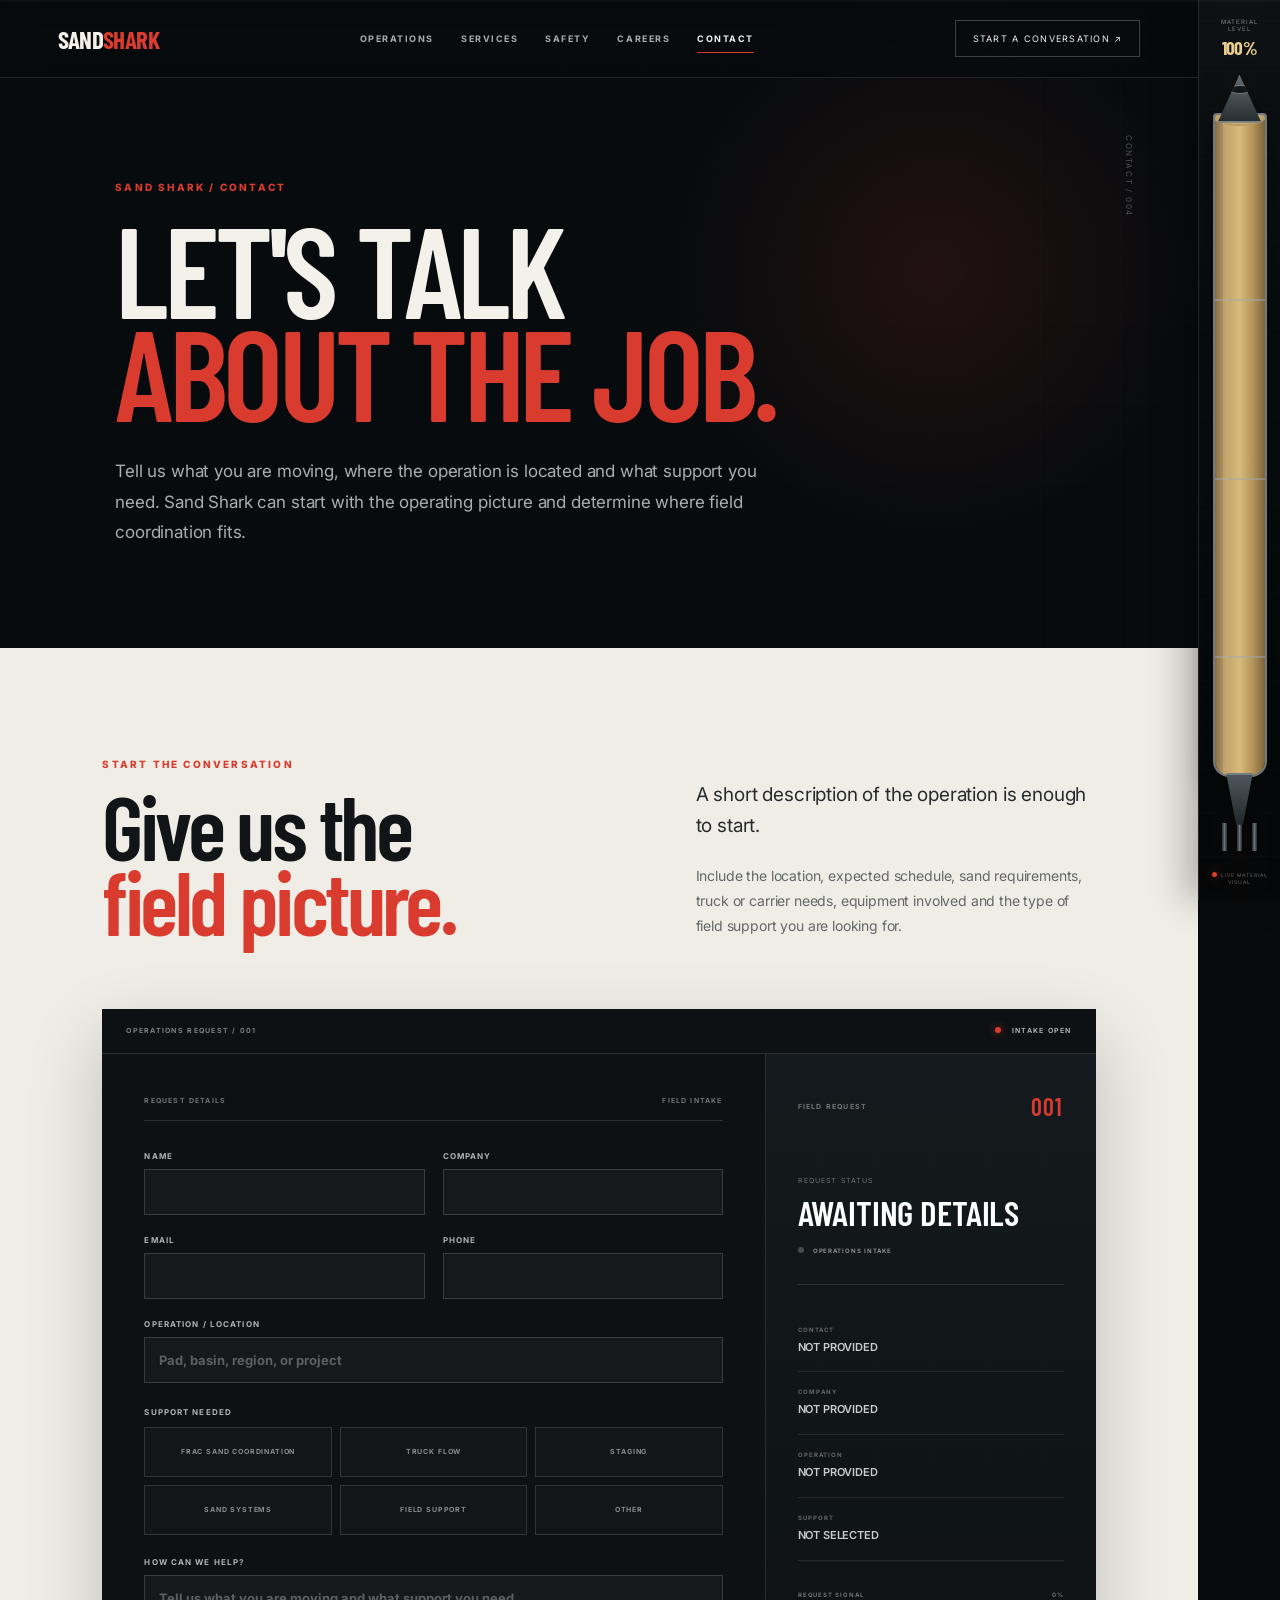
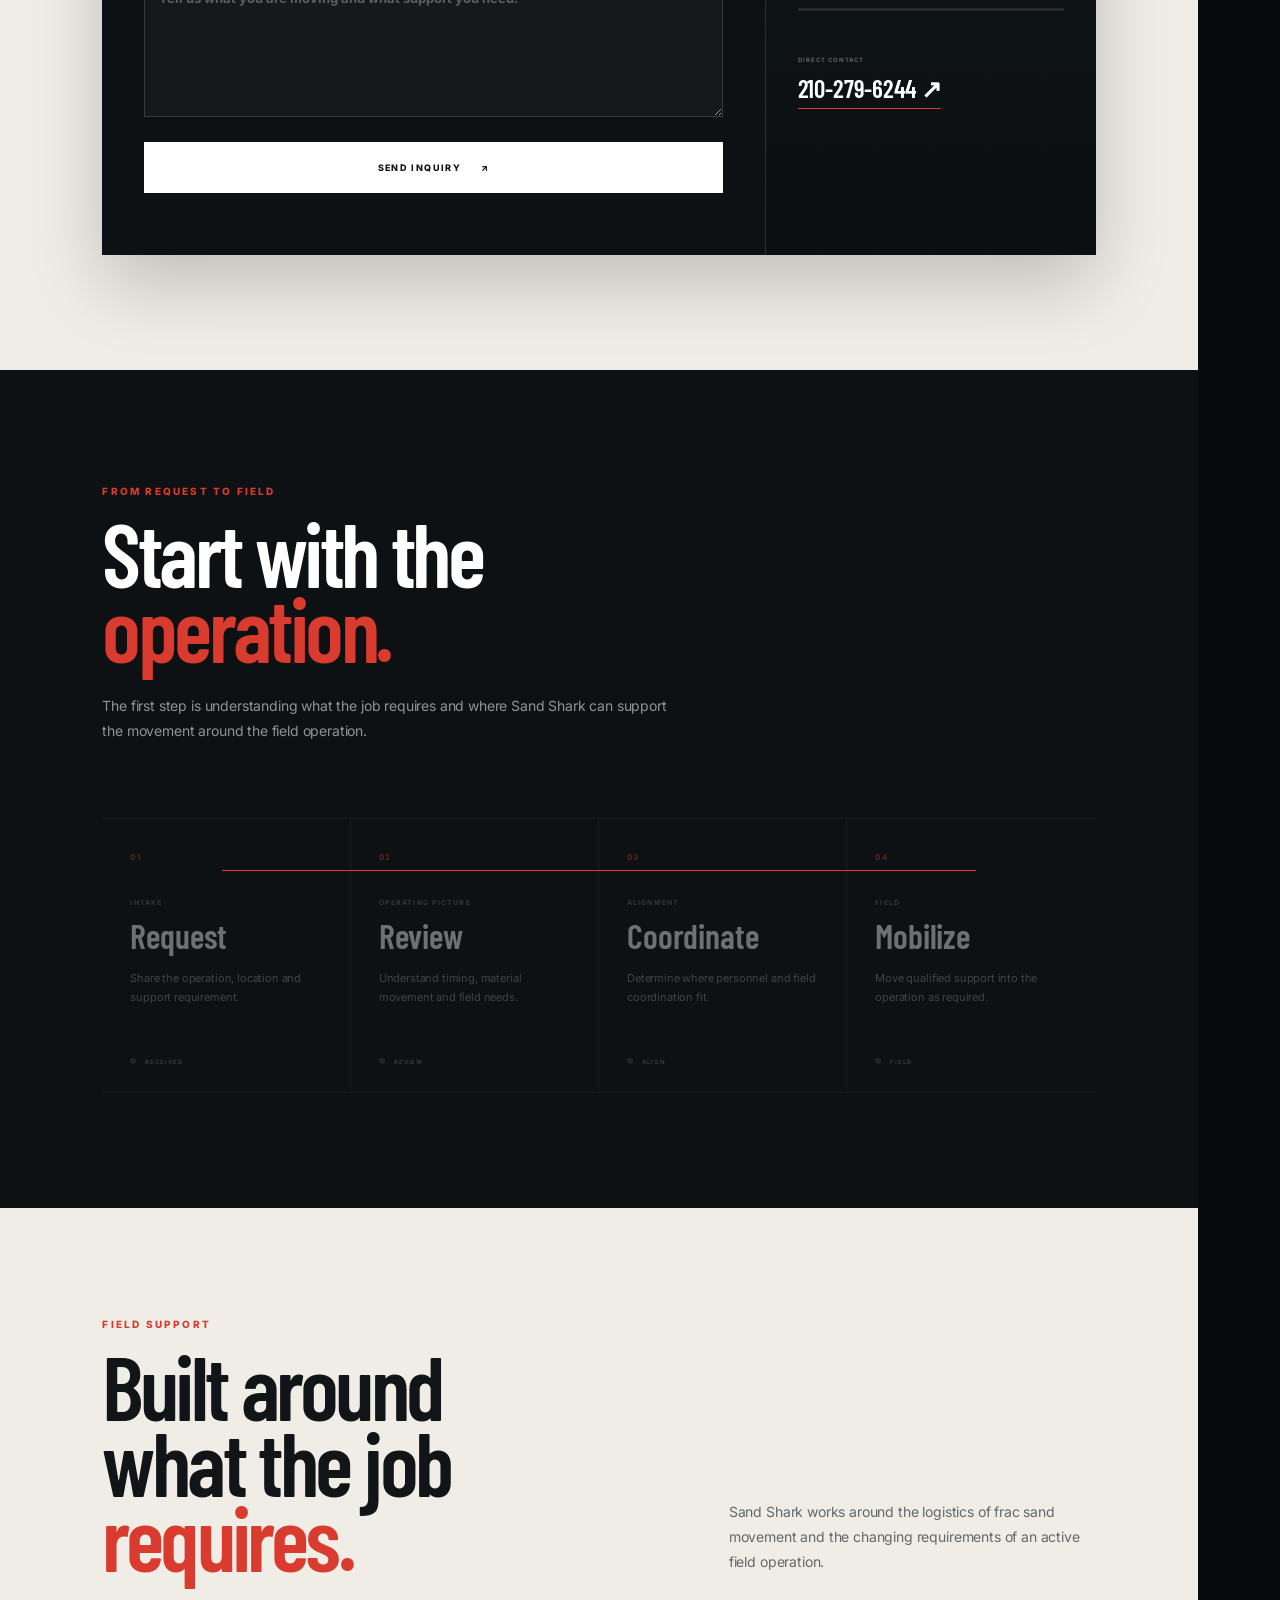
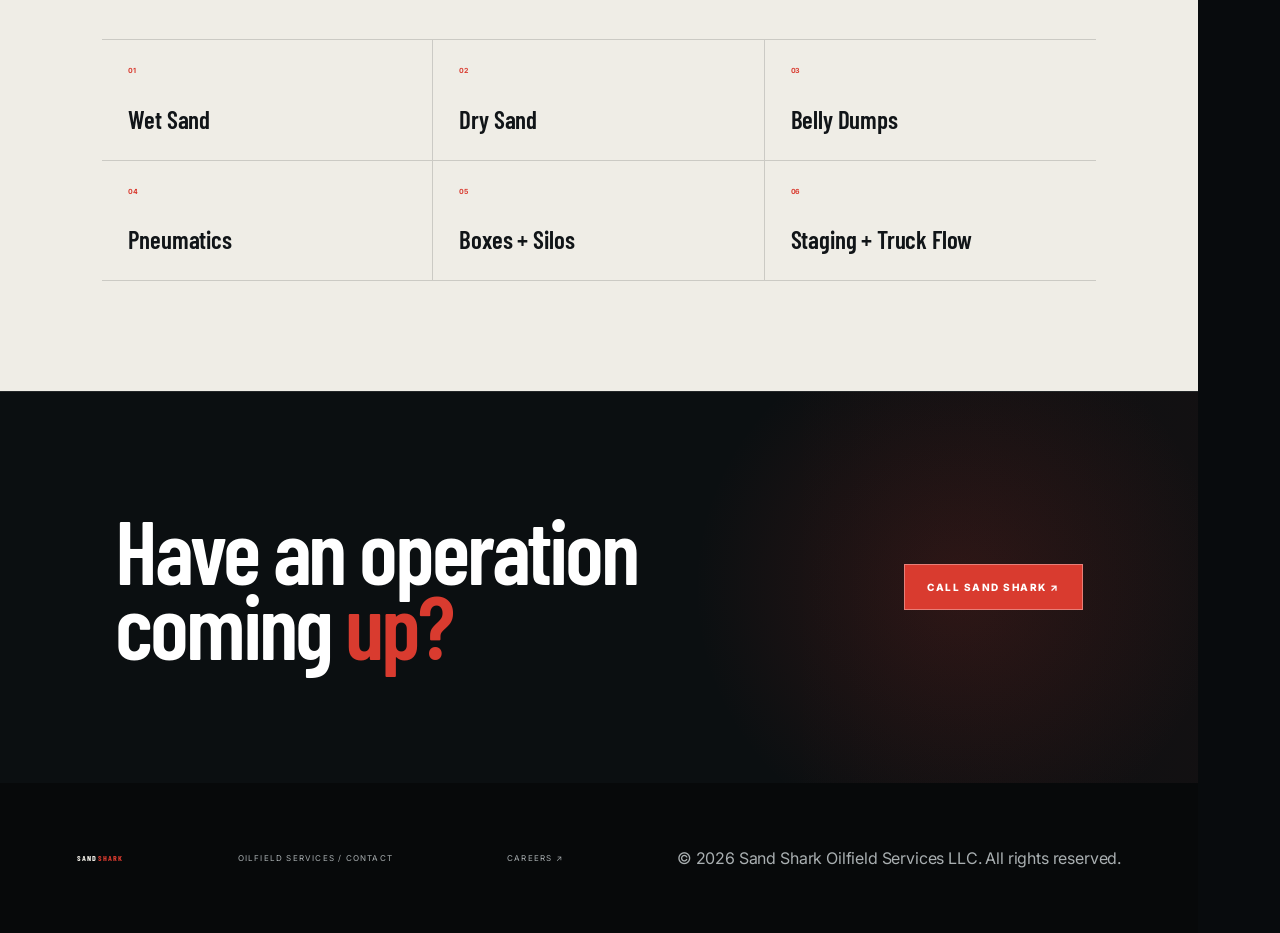
<file: contact.html>
<!DOCTYPE html>
<html lang="en">

<head>

<meta charset="UTF-8">

<meta
name="viewport"
content="width=device-width, initial-scale=1.0"
>

<meta
name="description"
content="Contact Sand Shark Oilfield Services for frac sand coordination and field logistics support."
>

<title>
Contact | Sand Shark Oilfield Services
</title>

<link
rel="preconnect"
href="https://fonts.googleapis.com"
>

<link
rel="preconnect"
href="https://fonts.gstatic.com"
crossorigin
>

<link
href="https://fonts.googleapis.com/css2?family=Barlow+Condensed:wght@500;600;700;800&family=Inter:wght@400;500;600;700&display=swap"
rel="stylesheet"
>

<link
rel="stylesheet"
href="css/style.css"
>

</head>


<body class="contact-page">


<!-- =========================================
PAGE PROGRESS
========================================= -->

<div class="page-progress">
<span id="page-progress-bar"></span>
</div>



<!-- =========================================
HEADER
========================================= -->

<header class="site-header">

<a
class="logo"
href="index.html"
>
SAND<span>SHARK</span>
</a>


<nav class="navigation">

<a href="operations.html">
Operations
</a>

<a href="services.html">
Services
</a>

<a href="safety.html">
Safety
</a>

<a href="careers.html">
Careers
</a>

<a
class="active"
href="contact.html"
>
Contact
</a>

</nav>

<button
class="mobile-nav-toggle"
type="button"
aria-label="Open navigation"
aria-expanded="false"
>
<span></span>
<span></span>
<span></span>
</button>

<a
class="nav-button"
href="contact.html"
>

Start a conversation

<span>
↗
</span>

</a>

</header>



<!-- =========================================
FIXED SILO
========================================= -->

<aside
class="silo-sticky"
aria-hidden="true"
>

<div class="silo-readout">

<span>
MATERIAL LEVEL
</span>

<strong id="silo-percent">
100%
</strong>

</div>


<div class="silo-machine">

<div class="silo-cap">
<div class="cap-port"></div>
</div>


<div class="silo-body">

<div
class="silo-sand"
id="silo-sand"
>
<div class="sand-surface"></div>
</div>

<span class="silo-ring r1"></span>
<span class="silo-ring r2"></span>
<span class="silo-ring r3"></span>
<span class="silo-highlight"></span>

</div>


<div class="silo-funnel"></div>


<div class="silo-legs">
<i></i>
<i></i>
<i></i>
</div>

</div>


<div class="silo-status">

<i></i>

LIVE MATERIAL VISUAL

</div>

</aside>



<main>



<!-- =========================================
CONTACT HERO
========================================= -->

<section class="page-hero contact-page-hero">

<div class="page-hero-content">

<p class="eyebrow">
SAND SHARK / CONTACT
</p>


<h1>

LET'S TALK<br>

<span>
ABOUT THE JOB.
</span>

</h1>


<p>

Tell us what you are moving, where the operation is
located and what support you need. Sand Shark can start
with the operating picture and determine where field
coordination fits.

</p>

</div>


<div class="page-code">
CONTACT / 004
</div>

</section>



<!-- =========================================
CONTACT INTRO
========================================= -->

<section class="contact-intake-section">


<div class="contact-intake-intro">


<div>

<p class="eyebrow dark">
START THE CONVERSATION
</p>


<h2>

Give us the<br>

<span>
field picture.
</span>

</h2>

</div>



<div class="contact-intro-copy">

<p class="lead">

A short description of the operation
is enough to start.

</p>


<p>

Include the location, expected schedule, sand
requirements, truck or carrier needs, equipment
involved and the type of field support you are
looking for.

</p>

</div>


</div>



<!-- =====================================
OPERATIONS REQUEST CONSOLE
===================================== -->

<div
class="contact-console"
id="contact-console"
>


<div class="contact-console-bar">

<span>
OPERATIONS REQUEST / 001
</span>

<span class="console-live">
<i></i>
INTAKE OPEN
</span>

</div>



<div class="contact-console-grid">



<!-- ===============================
FORM
=============================== -->

<div class="contact-console-form">


<div class="console-section-heading">

<span>
REQUEST DETAILS
</span>

<span>
FIELD INTAKE
</span>

</div>



<form
class="contact-form contact-operation-form"
id="contact-form"
>


<div class="contact-form-row">


<label>

Name

<input
required
type="text"
name="name"
id="contact-name"
>

</label>


<label>

Company

<input
type="text"
name="company"
id="contact-company"
>

</label>


</div>



<div class="contact-form-row">


<label>

Email

<input
required
type="email"
name="email"
>

</label>


<label>

Phone

<input
type="tel"
name="phone"
>

</label>


</div>



<label>

Operation / Location

<input
type="text"
name="operation"
id="contact-operation"
placeholder="Pad, basin, region, or project"
>

</label>



<!-- SUPPORT TYPE -->

<fieldset class="contact-support-fieldset">


<legend>
Support needed
</legend>


<div class="contact-support-options">


<label class="support-option">

<input
type="checkbox"
name="support"
value="Frac Sand Coordination"
>

<span>
Frac Sand Coordination
</span>

</label>



<label class="support-option">

<input
type="checkbox"
name="support"
value="Truck Flow"
>

<span>
Truck Flow
</span>

</label>



<label class="support-option">

<input
type="checkbox"
name="support"
value="Staging"
>

<span>
Staging
</span>

</label>



<label class="support-option">

<input
type="checkbox"
name="support"
value="Sand Systems"
>

<span>
Sand Systems
</span>

</label>



<label class="support-option">

<input
type="checkbox"
name="support"
value="Field Support"
>

<span>
Field Support
</span>

</label>



<label class="support-option">

<input
type="checkbox"
name="support"
value="Other"
>

<span>
Other
</span>

</label>


</div>


</fieldset>



<label>

How can we help?

<textarea
required
name="message"
id="contact-message"
rows="7"
placeholder="Tell us what you are moving and what support you need."
></textarea>

</label>



<button
class="primary-button contact-submit"
type="submit"
>

Send inquiry

<span>
↗
</span>

</button>


<p
class="form-note"
id="contact-form-note"
></p>


</form>


</div>



<!-- ===============================
LIVE REQUEST SUMMARY
=============================== -->

<aside class="contact-request-panel">


<div class="request-panel-top">

<span>
FIELD REQUEST
</span>

<strong>
001
</strong>

</div>



<div class="request-status-block">

<small>
REQUEST STATUS
</small>

<strong id="contact-request-status">
AWAITING DETAILS
</strong>

<span>
<i id="contact-status-dot"></i>
OPERATIONS INTAKE
</span>

</div>



<div class="request-data">


<div>

<span>
CONTACT
</span>

<strong id="request-name">
NOT PROVIDED
</strong>

</div>



<div>

<span>
COMPANY
</span>

<strong id="request-company">
NOT PROVIDED
</strong>

</div>



<div>

<span>
OPERATION
</span>

<strong id="request-operation">
NOT PROVIDED
</strong>

</div>



<div>

<span>
SUPPORT
</span>

<strong id="request-support">
NOT SELECTED
</strong>

</div>


</div>



<div class="request-signal">

<div class="request-signal-heading">

<span>
REQUEST SIGNAL
</span>

<span id="request-percent">
0%
</span>

</div>


<div class="request-signal-track">

<span id="request-signal-fill"></span>

</div>

</div>



<div class="request-direct">

<span>
DIRECT CONTACT
</span>

<a href="tel:2102796244">
210-279-6244 ↗
</a>

</div>


</aside>


</div>


</div>


</section>



<!-- =========================================
REQUEST FLOW
========================================= -->

<section
class="contact-flow-section"
id="contact-flow-section"
>


<div class="contact-flow-heading">


<p class="eyebrow">
FROM REQUEST TO FIELD
</p>


<h2>

Start with the<br>

<span>
operation.
</span>

</h2>


<p>

The first step is understanding what the job
requires and where Sand Shark can support the
movement around the field operation.

</p>


</div>



<div class="contact-flow-system">


<div class="contact-flow-line">
<span></span>
</div>



<article class="contact-flow-step">

<span class="contact-flow-number">
01
</span>

<small>
INTAKE
</small>

<h3>
Request
</h3>

<p>
Share the operation, location and support requirement.
</p>

<div class="contact-flow-status">
<i></i>
RECEIVED
</div>

</article>



<article class="contact-flow-step">

<span class="contact-flow-number">
02
</span>

<small>
OPERATING PICTURE
</small>

<h3>
Review
</h3>

<p>
Understand timing, material movement and field needs.
</p>

<div class="contact-flow-status">
<i></i>
REVIEW
</div>

</article>



<article class="contact-flow-step">

<span class="contact-flow-number">
03
</span>

<small>
ALIGNMENT
</small>

<h3>
Coordinate
</h3>

<p>
Determine where personnel and field coordination fit.
</p>

<div class="contact-flow-status">
<i></i>
ALIGN
</div>

</article>



<article class="contact-flow-step">

<span class="contact-flow-number">
04
</span>

<small>
FIELD
</small>

<h3>
Mobilize
</h3>

<p>
Move qualified support into the operation as required.
</p>

<div class="contact-flow-status">
<i></i>
FIELD
</div>

</article>


</div>


</section>



<!-- =========================================
FIELD CAPABILITIES
========================================= -->

<section class="contact-support-section">


<div class="contact-support-heading">


<div>

<p class="eyebrow dark">
FIELD SUPPORT
</p>


<h2>

Built around<br>

what the job

<span>
requires.
</span>

</h2>

</div>


<p>

Sand Shark works around the logistics of frac sand
movement and the changing requirements of an active
field operation.

</p>


</div>



<div class="contact-capability-grid">


<div>
<span>01</span>
<strong>Wet Sand</strong>
</div>


<div>
<span>02</span>
<strong>Dry Sand</strong>
</div>


<div>
<span>03</span>
<strong>Belly Dumps</strong>
</div>


<div>
<span>04</span>
<strong>Pneumatics</strong>
</div>


<div>
<span>05</span>
<strong>Boxes + Silos</strong>
</div>


<div>
<span>06</span>
<strong>Staging + Truck Flow</strong>
</div>


</div>


</section>



<!-- =========================================
CTA
========================================= -->

<section class="page-cta contact-final-cta">


<h2>

Have an operation<br>

coming

<span>
up?
</span>

</h2>


<a href="tel:2102796244">

Call Sand Shark ↗

</a>


</section>


</main>



<!-- =========================================
FOOTER
========================================= -->

<footer class="footer">


<div class="footer-logo">
SAND<span>SHARK</span>
</div>


<div>
Oilfield Services / Contact
</div>


<div>

<a href="careers.html">
Careers ↗
</a>

</div>
<p class="footer-copy">
© 2026 Sand Shark Oilfield Services LLC. All rights reserved.
</p>

</footer>


<script src="js/script.js"></script>


</body>

</html>
</file>
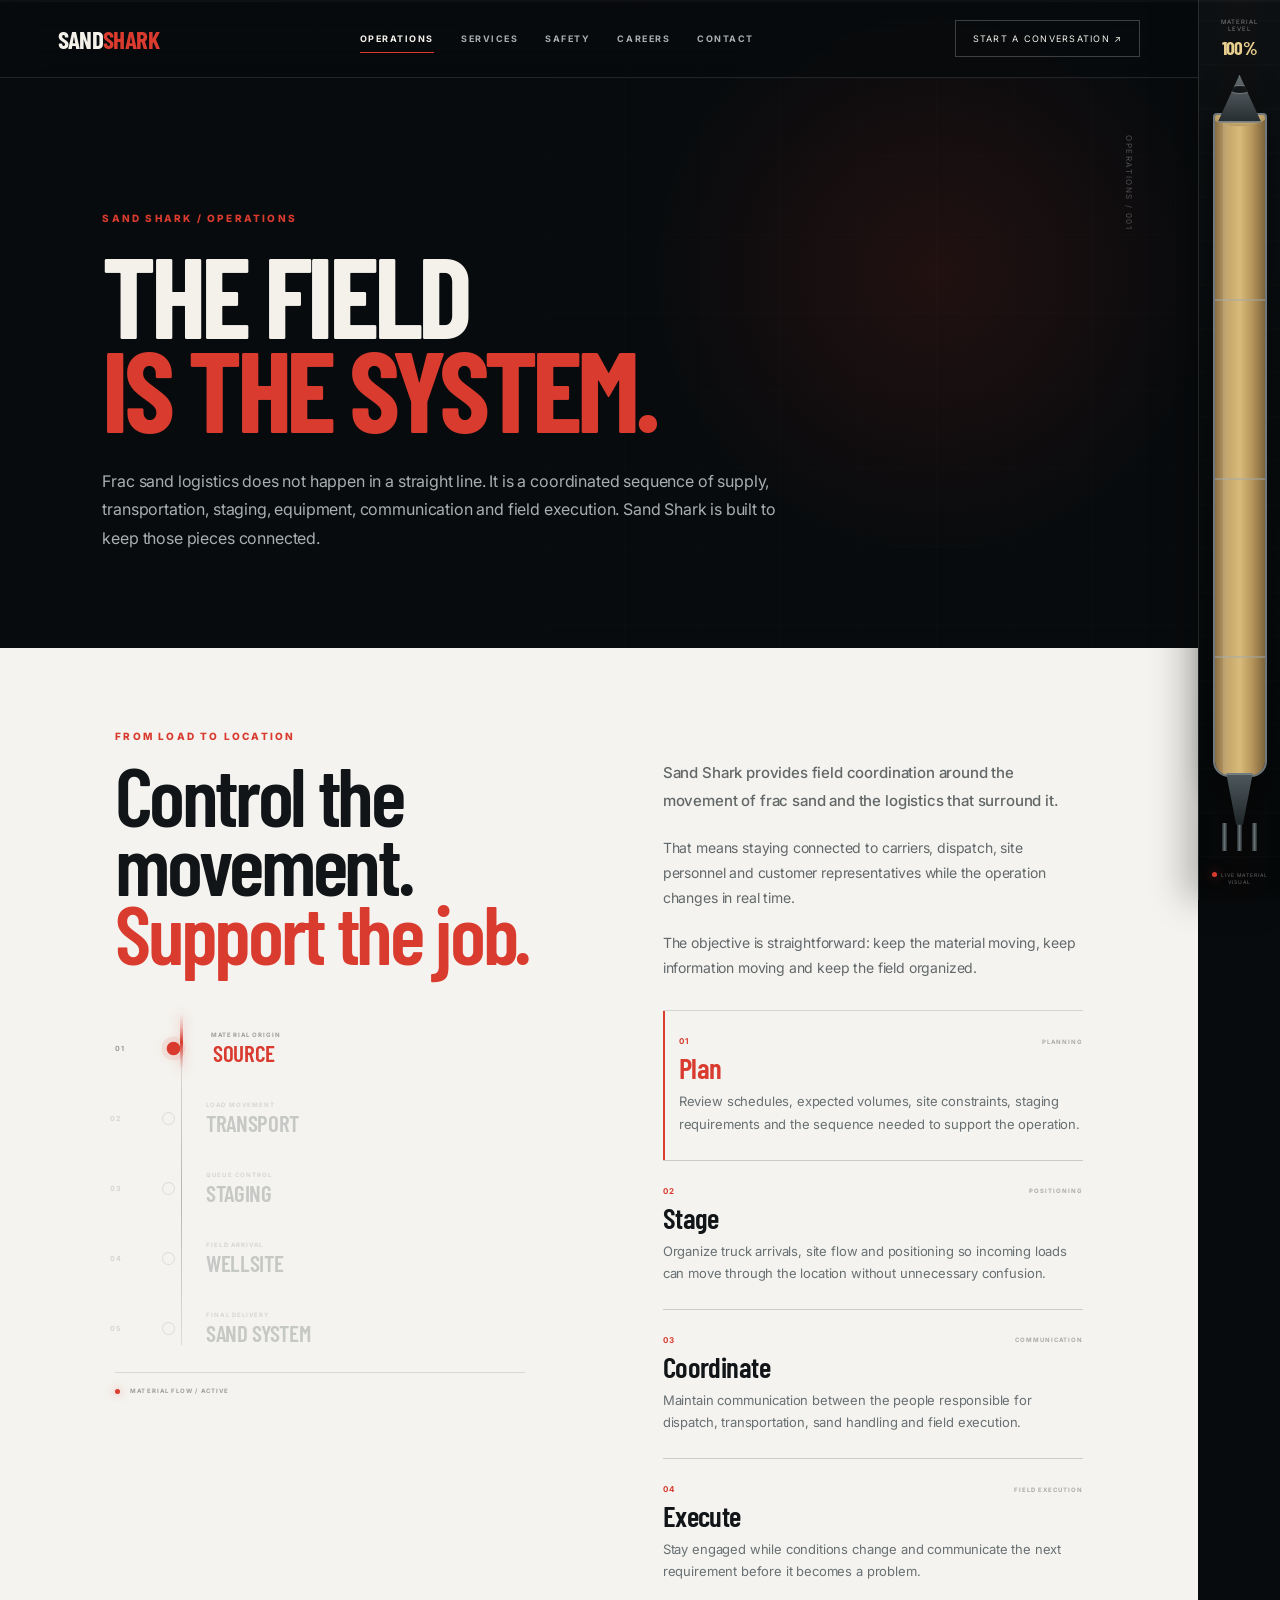
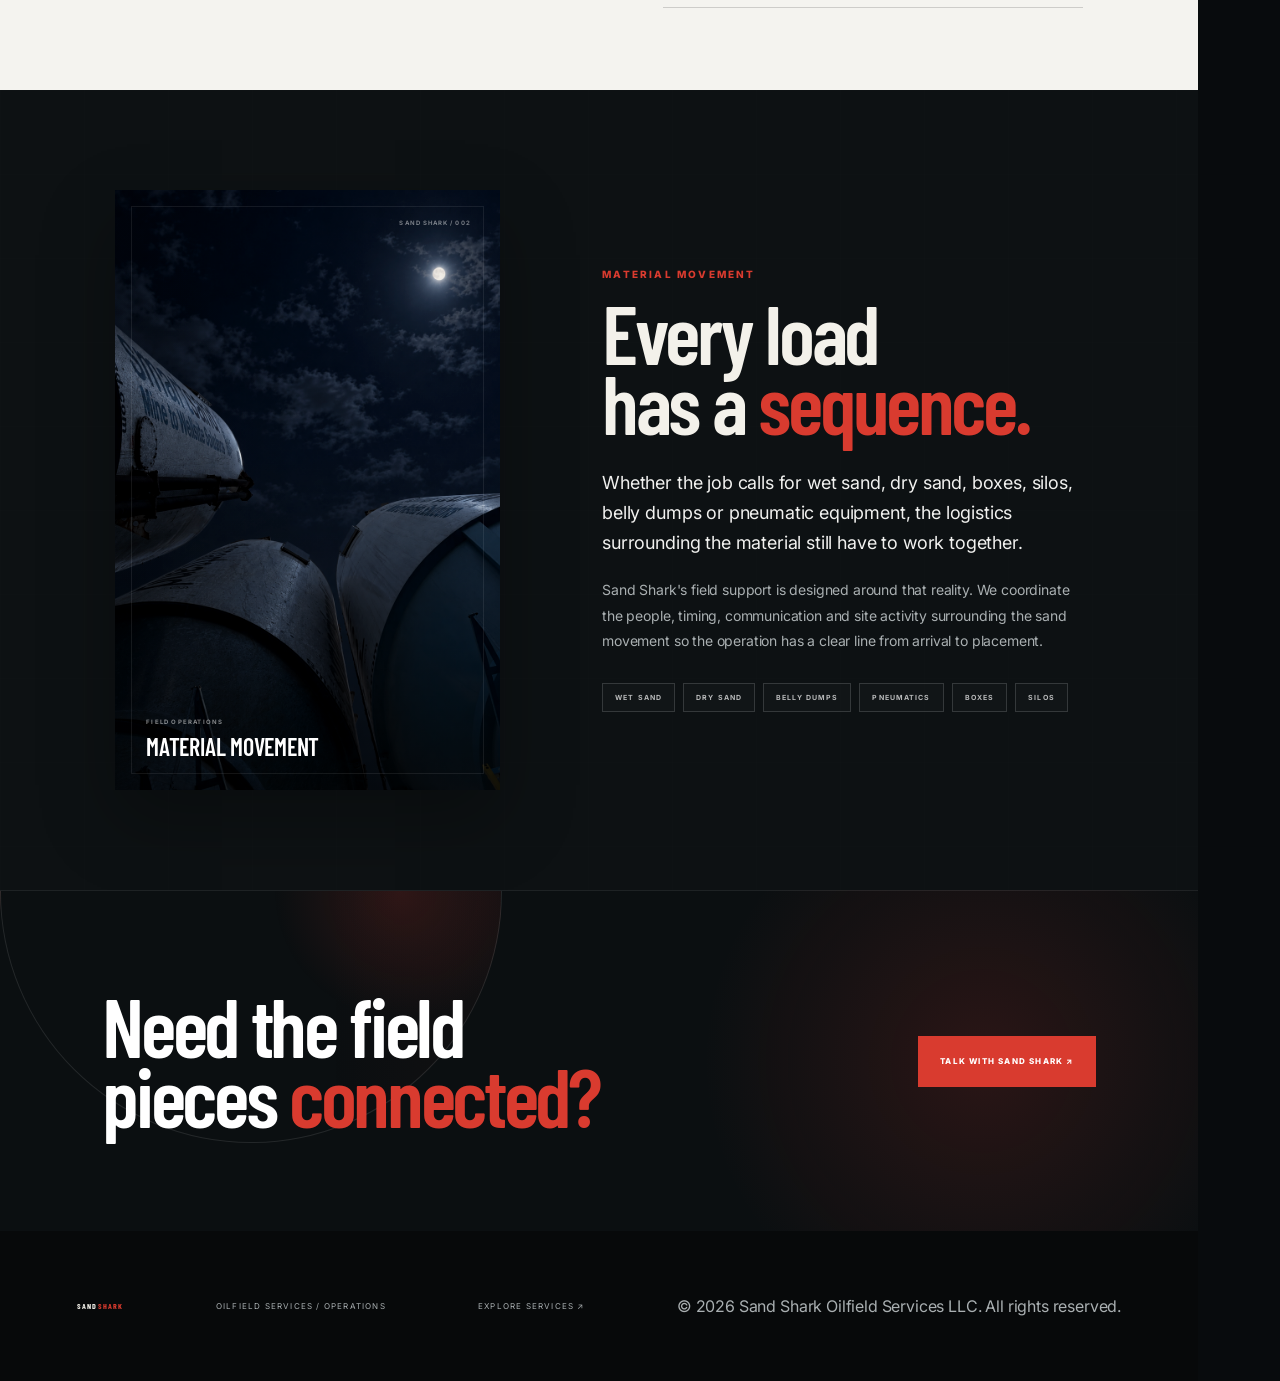
<file: operations.html>
<!DOCTYPE html>
<html lang="en">

<head>
<meta charset="UTF-8">

<meta
name="viewport"
content="width=device-width, initial-scale=1.0"
>

<meta
name="description"
content="Sand Shark Oilfield Services operations and frac sand field logistics."
>

<title>Operations | Sand Shark Oilfield Services</title>

<link
rel="preconnect"
href="https://fonts.googleapis.com"
>

<link
rel="preconnect"
href="https://fonts.gstatic.com"
crossorigin
>

<link
href="https://fonts.googleapis.com/css2?family=Barlow+Condensed:wght@500;600;700;800&family=Inter:wght@400;500;600;700&display=swap"
rel="stylesheet"
>

<link
rel="stylesheet"
href="css/style.css"
>
</head>


<body>


<!-- =====================================
PAGE PROGRESS
===================================== -->

<div class="page-progress">
<span id="page-progress-bar"></span>
</div>



<!-- =====================================
HEADER
===================================== -->

<header class="site-header">

<a
class="logo"
href="index.html"
>
SAND<span>SHARK</span>
</a>


<nav class="navigation">

<a
class="active"
href="operations.html"
>
Operations
</a>

<a href="services.html">
Services
</a>

<a href="safety.html">
Safety
</a>

<a href="careers.html">
Careers
</a>

<a href="contact.html">
Contact
</a>

</nav>
<button
class="mobile-nav-toggle"
type="button"
aria-label="Open navigation"
aria-expanded="false"
>
<span></span>
<span></span>
<span></span>
</button>


<a
class="nav-button"
href="contact.html"
>
Start a conversation
<span>↗</span>
</a>

</header>



<!-- =====================================
FIXED MATERIAL SILO
===================================== -->

<aside
class="silo-sticky"
aria-hidden="true"
>

<div class="silo-readout">

<span>
MATERIAL LEVEL
</span>

<strong id="silo-percent">
100%
</strong>

</div>


<div class="silo-machine">

<div class="silo-cap">
<div class="cap-port"></div>
</div>


<div class="silo-body">

<div
class="silo-sand"
id="silo-sand"
>
<div class="sand-surface"></div>
</div>


<span class="silo-ring r1"></span>
<span class="silo-ring r2"></span>
<span class="silo-ring r3"></span>

<span class="silo-highlight"></span>

</div>


<div class="silo-funnel"></div>


<div class="silo-legs">
<i></i>
<i></i>
<i></i>
</div>

</div>


<div class="silo-status">

<i></i>

LIVE MATERIAL VISUAL

</div>

</aside>



<main>


<!-- =====================================
OPERATIONS HERO
===================================== -->

<section class="page-hero operations-hero">

<div class="page-hero-content operations-hero-content">

<p class="eyebrow">
SAND SHARK / OPERATIONS
</p>


<h1>
THE FIELD<br>
<span>IS THE SYSTEM.</span>
</h1>


<p>
Frac sand logistics does not happen in a straight line.
It is a coordinated sequence of supply, transportation,
staging, equipment, communication and field execution.
Sand Shark is built to keep those pieces connected.
</p>

</div>


<div class="page-code">
OPERATIONS / 001
</div>

</section>



<!-- =====================================
OPERATIONS INTRO
===================================== -->

<section class="content-page-section operations-intro">

<div class="content-grid operations-intro-grid">


<!-- =================================
LEFT COLUMN
================================= -->

<div class="operations-intro-heading">

<p class="eyebrow dark">
FROM LOAD TO LOCATION
</p>


<h2>
Control the<br>
movement.<br>
<span>Support the job.</span>
</h2>



<!-- MATERIAL FLOW DIAGRAM -->

<div class="ops-flow-diagram">

<div class="ops-flow-line"></div>

<div class="ops-flow-pulse"></div>



<!-- 01 -->
<div
class="ops-flow-node active"
data-ops-step="0"
>

<span class="ops-flow-number">
01
</span>

<div class="ops-flow-dot"></div>


<div class="ops-flow-text">

<small>
MATERIAL ORIGIN
</small>

<strong>
SOURCE
</strong>

</div>

</div>



<!-- 02 -->
<div
class="ops-flow-node"
data-ops-step="1"
>

<span class="ops-flow-number">
02
</span>

<div class="ops-flow-dot"></div>


<div class="ops-flow-text">

<small>
LOAD MOVEMENT
</small>

<strong>
TRANSPORT
</strong>

</div>

</div>



<!-- 03 -->
<div
class="ops-flow-node"
data-ops-step="2"
>

<span class="ops-flow-number">
03
</span>

<div class="ops-flow-dot"></div>


<div class="ops-flow-text">

<small>
QUEUE CONTROL
</small>

<strong>
STAGING
</strong>

</div>

</div>



<!-- 04 -->
<div
class="ops-flow-node"
data-ops-step="3"
>

<span class="ops-flow-number">
04
</span>

<div class="ops-flow-dot"></div>


<div class="ops-flow-text">

<small>
FIELD ARRIVAL
</small>

<strong>
WELLSITE
</strong>

</div>

</div>



<!-- 05 -->
<div
class="ops-flow-node"
data-ops-step="4"
>

<span class="ops-flow-number">
05
</span>

<div class="ops-flow-dot"></div>


<div class="ops-flow-text">

<small>
FINAL DELIVERY
</small>

<strong>
SAND SYSTEM
</strong>

</div>

</div>



<div class="ops-flow-footer">

<span></span>

MATERIAL FLOW / ACTIVE

</div>

</div>

</div>



<!-- =================================
RIGHT COLUMN
================================= -->

<div class="operations-intro-copy">


<div class="operations-intro-description">

<p class="lead">
Sand Shark provides field coordination around the
movement of frac sand and the logistics that surround it.
</p>


<p>
That means staying connected to carriers, dispatch,
site personnel and customer representatives while
the operation changes in real time.
</p>


<p>
The objective is straightforward: keep the material
moving, keep information moving and keep the field
organized.
</p>

</div>



<!-- OPERATION PROCESS -->

<div class="info-list operations-process">


<!-- PLAN -->
<article
class="operations-process-item active"
data-process-step="0"
>

<div class="operations-process-top">

<span class="operations-process-number">
01
</span>

<span class="operations-process-status">
PLANNING
</span>

</div>


<h3>
Plan
</h3>


<p>
Review schedules, expected volumes, site constraints,
staging requirements and the sequence needed to support
the operation.
</p>

</article>



<!-- STAGE -->
<article
class="operations-process-item"
data-process-step="1"
>

<div class="operations-process-top">

<span class="operations-process-number">
02
</span>

<span class="operations-process-status">
POSITIONING
</span>

</div>


<h3>
Stage
</h3>


<p>
Organize truck arrivals, site flow and positioning
so incoming loads can move through the location
without unnecessary confusion.
</p>

</article>



<!-- COORDINATE -->
<article
class="operations-process-item"
data-process-step="2"
>

<div class="operations-process-top">

<span class="operations-process-number">
03
</span>

<span class="operations-process-status">
COMMUNICATION
</span>

</div>


<h3>
Coordinate
</h3>


<p>
Maintain communication between the people responsible
for dispatch, transportation, sand handling and
field execution.
</p>

</article>



<!-- EXECUTE -->
<article
class="operations-process-item"
data-process-step="3"
>

<div class="operations-process-top">

<span class="operations-process-number">
04
</span>

<span class="operations-process-status">
FIELD EXECUTION
</span>

</div>


<h3>
Execute
</h3>


<p>
Stay engaged while conditions change and communicate
the next requirement before it becomes a problem.
</p>

</article>


</div>

</div>

</div>

</section>



<!-- =====================================
MATERIAL MOVEMENT
===================================== -->

<section
class="content-page-section dark operations-material"
>

<div class="content-grid reverse operations-material-grid">


<!-- IMAGE -->

<div class="operations-photo-column">

<div class="operations-photo-wrap">


<img
src="assets/images/moonlight.png"
alt="Frac sand logistics operation on an active wellsite"
class="operations-image"
>


<div class="operations-photo-overlay"></div>



<div class="operations-photo-label">

<span>
FIELD OPERATIONS
</span>

<strong>
MATERIAL MOVEMENT
</strong>

</div>



<div class="operations-photo-corner">
SAND SHARK / 002
</div>


</div>

</div>



<!-- TEXT -->

<div class="operations-material-copy">

<p class="eyebrow">
MATERIAL MOVEMENT
</p>


<h2>
Every load<br>
has a
<span>sequence.</span>
</h2>


<p class="lead">
Whether the job calls for wet sand, dry sand, boxes,
silos, belly dumps or pneumatic equipment, the logistics
surrounding the material still have to work together.
</p>


<p>
Sand Shark's field support is designed around that reality.
We coordinate the people, timing, communication and site
activity surrounding the sand movement so the operation
has a clear line from arrival to placement.
</p>



<div class="feature-list operations-capabilities">

<span>
WET SAND
</span>

<span>
DRY SAND
</span>

<span>
BELLY DUMPS
</span>

<span>
PNEUMATICS
</span>

<span>
BOXES
</span>

<span>
SILOS
</span>

</div>

</div>

</div>

</section>



<!-- =====================================
CTA
===================================== -->

<section class="page-cta operations-cta">

<h2>
Need the field<br>
pieces
<span>connected?</span>
</h2>


<a href="contact.html">
Talk with Sand Shark ↗
</a>

</section>


</main>



<!-- =====================================
FOOTER
===================================== -->

<footer class="footer">

<div class="footer-logo">
SAND<span>SHARK</span>
</div>


<div>
Oilfield Services / Operations
</div>


<div>

<a href="services.html">
Explore services ↗
</a>

</div>
<p class="footer-copy">
© 2026 Sand Shark Oilfield Services LLC. All rights reserved.
</p>
</footer>



<script src="js/script.js"></script>


</body>

</html>
</file>
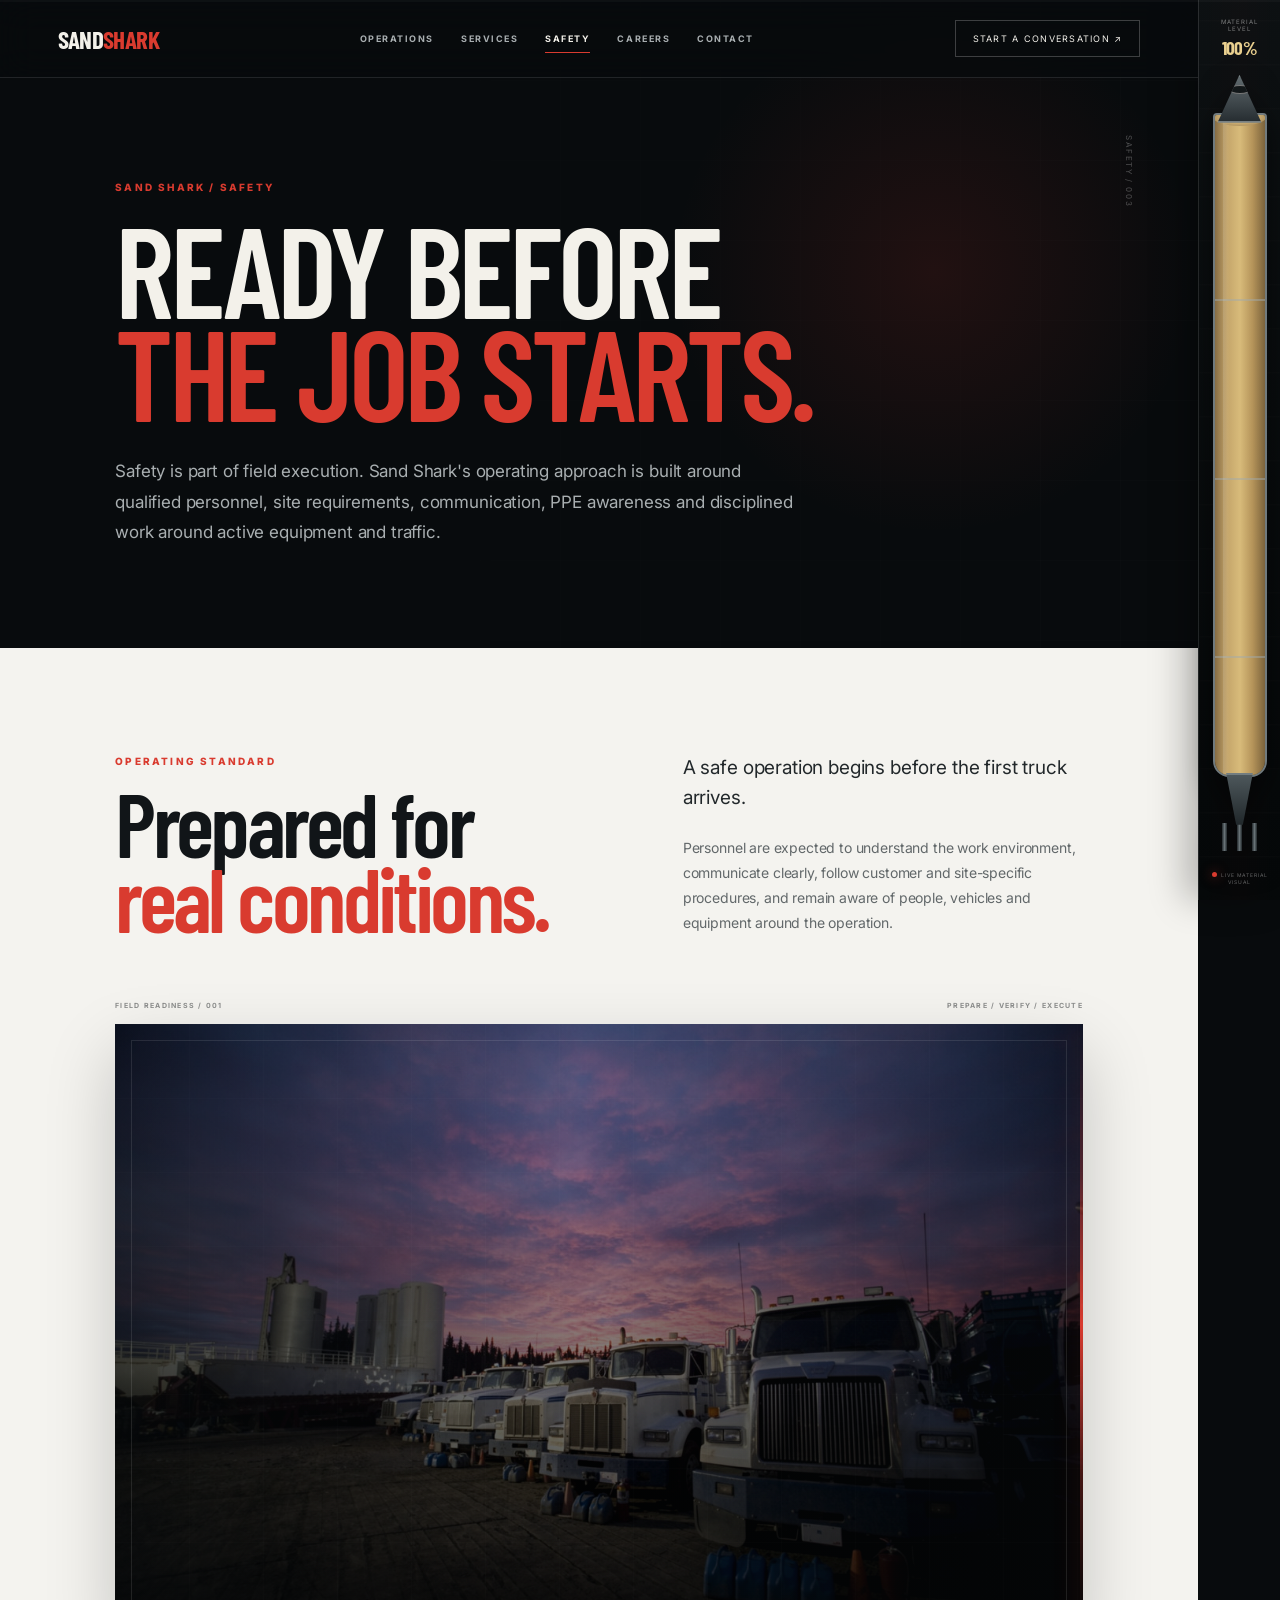
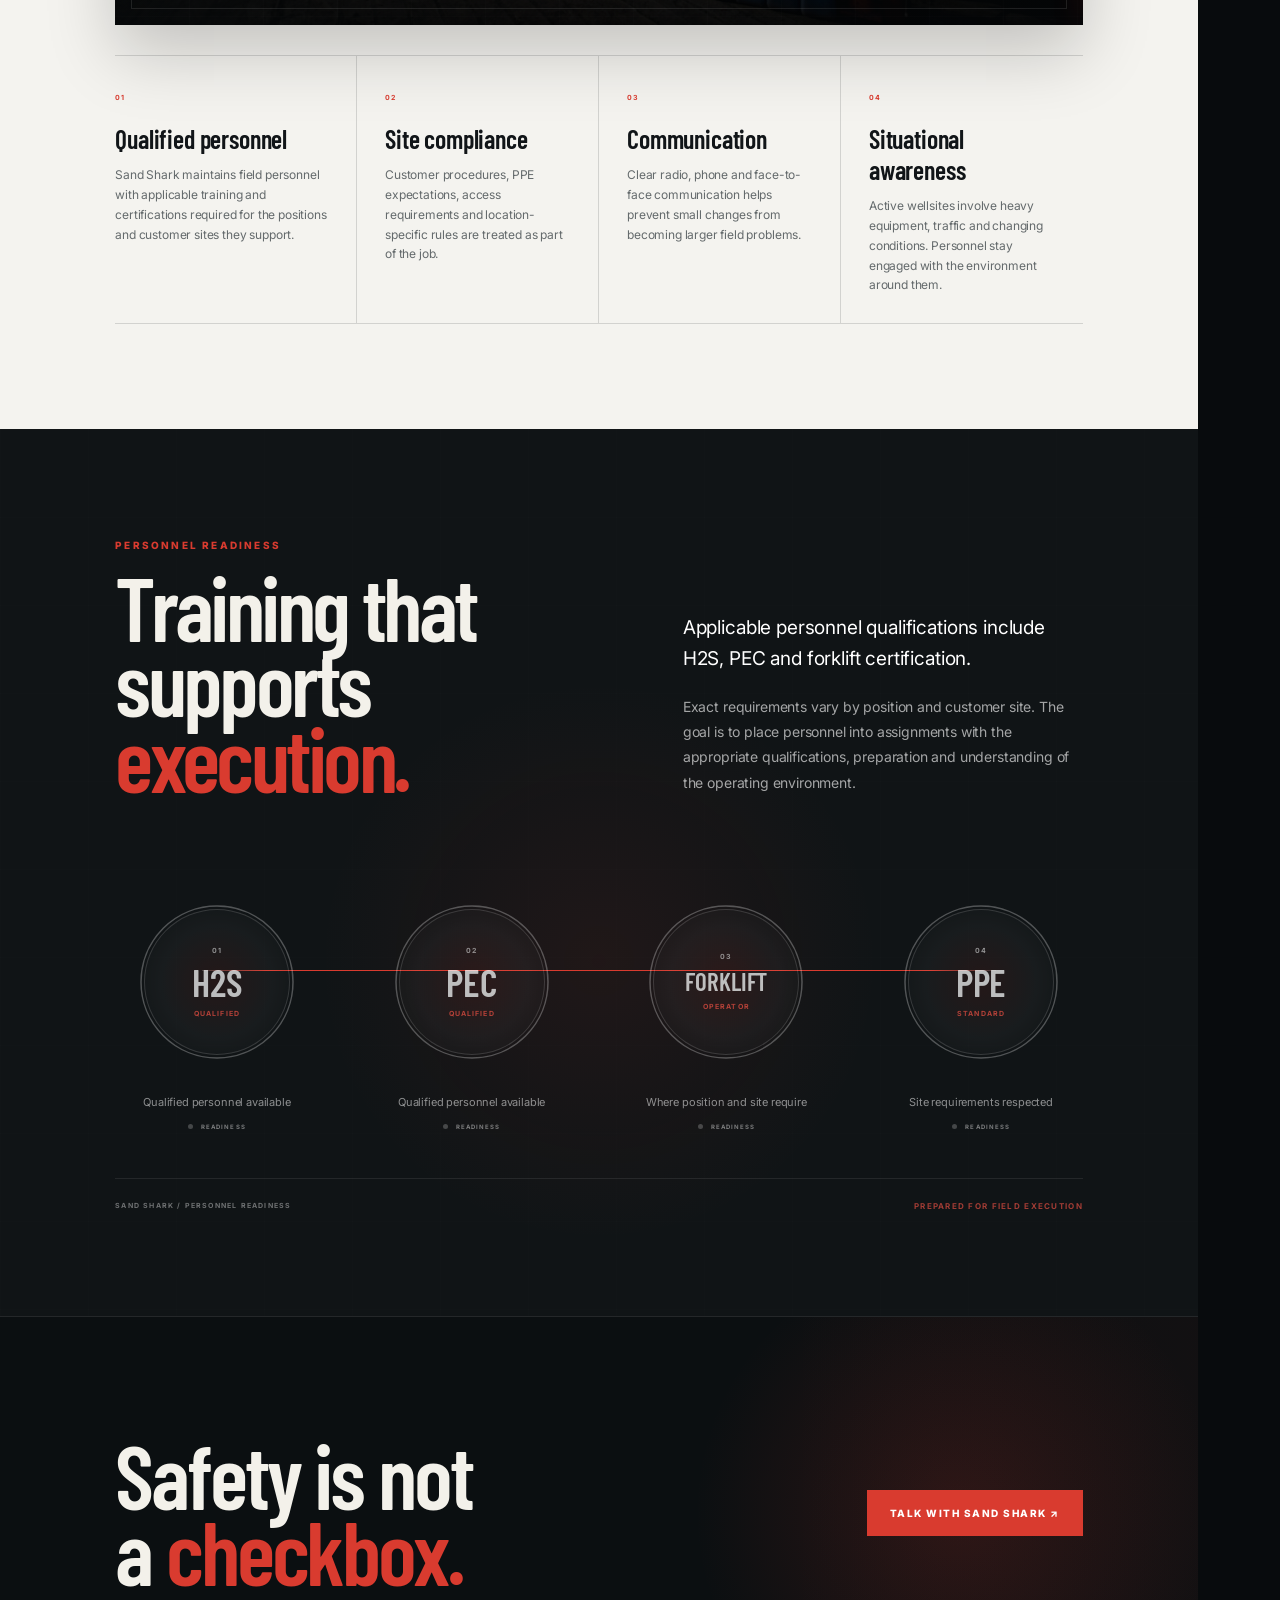
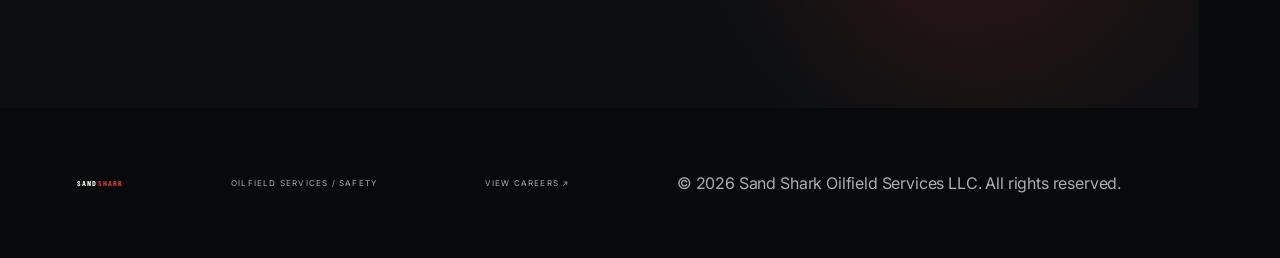
<file: safety.html>
<!DOCTYPE html>
<html lang="en">

<head>

<meta charset="UTF-8">

<meta
name="viewport"
content="width=device-width, initial-scale=1.0"
>

<meta
name="description"
content="Sand Shark Oilfield Services safety and personnel readiness standards."
>

<title>
Safety | Sand Shark Oilfield Services
</title>

<link
rel="preconnect"
href="https://fonts.googleapis.com"
>

<link
rel="preconnect"
href="https://fonts.gstatic.com"
crossorigin
>

<link
href="https://fonts.googleapis.com/css2?family=Barlow+Condensed:wght@500;600;700;800&family=Inter:wght@400;500;600;700&display=swap"
rel="stylesheet"
>

<link
rel="stylesheet"
href="css/style.css"
>

</head>


<body>


<!-- =========================================
PAGE PROGRESS
========================================= -->

<div class="page-progress">
<span id="page-progress-bar"></span>
</div>



<!-- =========================================
HEADER
========================================= -->

<header class="site-header">

<a
class="logo"
href="index.html"
>
SAND<span>SHARK</span>
</a>


<nav class="navigation">

<a href="operations.html">
Operations
</a>

<a href="services.html">
Services
</a>

<a
class="active"
href="safety.html"
>
Safety
</a>

<a href="careers.html">
Careers
</a>

<a href="contact.html">
Contact
</a>

</nav>

<button
class="mobile-nav-toggle"
type="button"
aria-label="Open navigation"
aria-expanded="false"
>
<span></span>
<span></span>
<span></span>
</button>

<a
class="nav-button"
href="contact.html"
>

Start a conversation

<span>↗</span>

</a>

</header>



<!-- =========================================
FIXED SILO
========================================= -->

<aside
class="silo-sticky"
aria-hidden="true"
>

<div class="silo-readout">

<span>
MATERIAL LEVEL
</span>

<strong id="silo-percent">
100%
</strong>

</div>


<div class="silo-machine">

<div class="silo-cap">
<div class="cap-port"></div>
</div>


<div class="silo-body">

<div
class="silo-sand"
id="silo-sand"
>
<div class="sand-surface"></div>
</div>

<span class="silo-ring r1"></span>
<span class="silo-ring r2"></span>
<span class="silo-ring r3"></span>
<span class="silo-highlight"></span>

</div>


<div class="silo-funnel"></div>


<div class="silo-legs">
<i></i>
<i></i>
<i></i>
</div>

</div>


<div class="silo-status">

<i></i>

LIVE MATERIAL VISUAL

</div>

</aside>



<main>



<!-- =========================================
SAFETY HERO
========================================= -->

<section class="page-hero safety-page-hero">

<div class="page-hero-content">

<p class="eyebrow">
SAND SHARK / SAFETY
</p>


<h1>

READY BEFORE<br>

<span>
THE JOB STARTS.
</span>

</h1>


<p>

Safety is part of field execution. Sand Shark's
operating approach is built around qualified personnel,
site requirements, communication, PPE awareness and
disciplined work around active equipment and traffic.

</p>

</div>


<div class="page-code">
SAFETY / 003
</div>

</section>



<!-- =========================================
OPERATING STANDARD
========================================= -->

<section class="content-page-section safety-standard-section">


<!-- TOP -->

<div class="safety-standard-intro">


<div>

<p class="eyebrow dark">
OPERATING STANDARD
</p>


<h2>

Prepared for<br>

<span>
real conditions.
</span>

</h2>

</div>



<div class="safety-standard-copy">

<p class="lead">

A safe operation begins before
the first truck arrives.

</p>


<p>

Personnel are expected to understand the work
environment, communicate clearly, follow customer
and site-specific procedures, and remain aware of
people, vehicles and equipment around the operation.

</p>

</div>


</div>



<!-- =====================================
FIELD READINESS SCAN
===================================== -->

<div
class="field-readiness"
id="field-readiness"
>


<div class="field-readiness-top">

<span>
FIELD READINESS / 001
</span>

<span>
PREPARE / VERIFY / EXECUTE
</span>

</div>



<div class="field-readiness-visual">


<!-- EXISTING WEBSITE IMAGE -->

<img
src="assets/images/field-operations.jpg"
alt="Oilfield operations and field readiness"
class="field-readiness-image"
>


<div class="field-readiness-overlay"></div>

<div class="field-readiness-grid"></div>


<!-- MOVING SCANNER -->

<div class="field-scan-line"></div>



<!-- CHECK 01 -->

<div class="field-check check-01">

<small>
01 / PERSONNEL
</small>

<strong>
PPE
</strong>

<span>
SITE STANDARD
</span>

</div>



<!-- CHECK 02 -->

<div class="field-check check-02">

<small>
02 / MOVEMENT
</small>

<strong>
TRAFFIC
</strong>

<span>
AWARENESS
</span>

</div>



<!-- CHECK 03 -->

<div class="field-check check-03">

<small>
03 / VEHICLE
</small>

<strong>
CHOCKS
</strong>

<span>
FIELD STANDARD
</span>

</div>



<!-- CHECK 04 -->

<div class="field-check check-04">

<small>
04 / EQUIPMENT
</small>

<strong>
FIRE
</strong>

<span>
READINESS
</span>

</div>



<!-- CHECK 05 -->

<div class="field-check check-05">

<small>
05 / EQUIPMENT
</small>

<strong>
GROUNDING
</strong>

<span>
SITE CHECK
</span>

</div>



<!-- CHECK 06 -->

<div class="field-check check-06">

<small>
06 / FIELD
</small>

<strong>
COMMS
</strong>

<span>
CLEAR
</span>

</div>



<!-- FINAL STATUS -->

<div class="field-ready-result">

<small>
FIELD READINESS
</small>

<strong>
PREPARED
</strong>

<span>
<i></i>
BEFORE EXECUTION
</span>

</div>


</div>

</div>



<!-- =====================================
FOUR OPERATING STANDARDS
===================================== -->

<div class="safety-standard-strip">


<article>

<span>01</span>

<h3>
Qualified personnel
</h3>

<p>

Sand Shark maintains field personnel with applicable
training and certifications required for the positions
and customer sites they support.

</p>

</article>



<article>

<span>02</span>

<h3>
Site compliance
</h3>

<p>

Customer procedures, PPE expectations, access requirements
and location-specific rules are treated as part of the job.

</p>

</article>



<article>

<span>03</span>

<h3>
Communication
</h3>

<p>

Clear radio, phone and face-to-face communication helps
prevent small changes from becoming larger field problems.

</p>

</article>



<article>

<span>04</span>

<h3>
Situational awareness
</h3>

<p>

Active wellsites involve heavy equipment, traffic and
changing conditions. Personnel stay engaged with the
environment around them.

</p>

</article>


</div>


</section>



<!-- =========================================
PERSONNEL READINESS
========================================= -->

<section
class="content-page-section dark personnel-readiness-section"
id="personnel-readiness"
>


<div class="personnel-readiness-intro">


<div>

<p class="eyebrow">
PERSONNEL READINESS
</p>


<h2>

Training that<br>

supports

<span>
execution.
</span>

</h2>

</div>



<div>

<p class="lead">

Applicable personnel qualifications include
H2S, PEC and forklift certification.

</p>


<p>

Exact requirements vary by position and customer site.
The goal is to place personnel into assignments with the
appropriate qualifications, preparation and understanding
of the operating environment.

</p>

</div>


</div>



<!-- =====================================
READINESS BADGES
===================================== -->

<div class="readiness-badges">


<div class="readiness-connector">
<span></span>
</div>



<!-- H2S -->

<article class="readiness-badge">

<div class="readiness-ring">

<svg viewBox="0 0 180 180">

<circle
class="readiness-ring-base"
cx="90"
cy="90"
r="76"
></circle>

<circle
class="readiness-ring-progress"
cx="90"
cy="90"
r="76"
></circle>

</svg>


<div class="readiness-badge-center">

<small>
01
</small>

<strong>
H2S
</strong>

<span>
QUALIFIED
</span>

</div>

</div>


<p>
Qualified personnel available
</p>


<div class="readiness-status">

<i></i>

READINESS

</div>

</article>



<!-- PEC -->

<article class="readiness-badge">

<div class="readiness-ring">

<svg viewBox="0 0 180 180">

<circle
class="readiness-ring-base"
cx="90"
cy="90"
r="76"
></circle>

<circle
class="readiness-ring-progress"
cx="90"
cy="90"
r="76"
></circle>

</svg>


<div class="readiness-badge-center">

<small>
02
</small>

<strong>
PEC
</strong>

<span>
QUALIFIED
</span>

</div>

</div>


<p>
Qualified personnel available
</p>


<div class="readiness-status">

<i></i>

READINESS

</div>

</article>



<!-- FORKLIFT -->

<article class="readiness-badge">

<div class="readiness-ring">

<svg viewBox="0 0 180 180">

<circle
class="readiness-ring-base"
cx="90"
cy="90"
r="76"
></circle>

<circle
class="readiness-ring-progress"
cx="90"
cy="90"
r="76"
></circle>

</svg>


<div class="readiness-badge-center">

<small>
03
</small>

<strong class="readiness-long">
FORKLIFT
</strong>

<span>
OPERATOR
</span>

</div>

</div>


<p>
Where position and site require
</p>


<div class="readiness-status">

<i></i>

READINESS

</div>

</article>



<!-- PPE -->

<article class="readiness-badge">

<div class="readiness-ring">

<svg viewBox="0 0 180 180">

<circle
class="readiness-ring-base"
cx="90"
cy="90"
r="76"
></circle>

<circle
class="readiness-ring-progress"
cx="90"
cy="90"
r="76"
></circle>

</svg>


<div class="readiness-badge-center">

<small>
04
</small>

<strong>
PPE
</strong>

<span>
STANDARD
</span>

</div>

</div>


<p>
Site requirements respected
</p>


<div class="readiness-status">

<i></i>

READINESS

</div>

</article>


</div>



<div class="readiness-complete">

<span>
SAND SHARK / PERSONNEL READINESS
</span>

<strong>
PREPARED FOR FIELD EXECUTION
</strong>

</div>


</section>



<!-- =========================================
CTA
========================================= -->

<section class="page-cta">

<h2>

Safety is not<br>

a

<span>
checkbox.
</span>

</h2>


<a href="contact.html">

Talk with Sand Shark ↗

</a>

</section>


</main>



<!-- =========================================
FOOTER
========================================= -->

<footer class="footer">

<div class="footer-logo">
SAND<span>SHARK</span>
</div>

<div>
Oilfield Services / Safety
</div>

<div>

<a href="careers.html">
View careers ↗
</a>

</div>
<p class="footer-copy">
© 2026 Sand Shark Oilfield Services LLC. All rights reserved.
</p>
</footer>


<script src="js/script.js"></script>


</body>

</html>
</file>
<file: css/style.css>
@import url('https://fonts.googleapis.com/css2?family=Inter:wght@400;500;600;700;800&family=Oswald:wght@400;500;600;700&display=swap');

/* =========================================================
   SAND SHARK OILFIELD SERVICES
   MASTER STYLESHEET
   ========================================================= */

* { margin: 0; padding: 0; box-sizing: border-box; }

:root {
  --black: #080b0d;
  --black-2: #0e1316;
  --black-3: #151b1f;
  --white: #f3f1ea;
  --muted: #a9afb1;
  --line: rgba(255,255,255,.11);
  --gold: #c5a66b;
  --gold-light: #e1c485;
  --gold-dark: #92703a;
  --red: #d33a2c;
  --paper: #efede6;
  --paper-2: #d9d5cb;
  --ink: #111518;
  --max: 1400px;
}

html { scroll-behavior: smooth; }
body {
  background: var(--black);
  color: var(--white);
  font-family: Arial, Helvetica, sans-serif;
  overflow-x: hidden;
}
body.modal-open { overflow: hidden; }
a { color: inherit; text-decoration: none; }
button, input, textarea { font: inherit; }
button { color: inherit; }
::selection { background: var(--gold); color: var(--black); }

.page-progress {
  position: fixed;
  top: 0; left: 0; width: 100%; height: 2px;
  z-index: 3000; background: rgba(255,255,255,.03);
}
.page-progress span {
  display: block; width: 0; height: 100%;
  background: var(--gold);
  box-shadow: 0 0 15px rgba(225,196,133,.7);
}

.eyebrow {
  font-size: 10px; font-weight: 800;
  letter-spacing: .22em; text-transform: uppercase;
  color: var(--gold);
}
.eyebrow.dark { color: var(--gold-dark); }
.section-marker {
  position: absolute; top: 60px; left: 6vw;
  font-size: 9px; letter-spacing: .18em;
  color: rgba(0,0,0,.35);
}
.section-marker.light { color: rgba(255,255,255,.3); }

/* HEADER */
.site-header {
  position: fixed; top: 0; left: 0; width: 100%; height: 78px;
  z-index: 2000; display: flex; align-items: center;
  justify-content: space-between; padding: 0 5vw;
  border-bottom: 1px solid var(--line);
  background: rgba(8,11,13,.72);
  backdrop-filter: blur(18px);
  -webkit-backdrop-filter: blur(18px);
}
.logo, .footer-logo {
  font-size: 21px; font-weight: 900;
  letter-spacing: -.06em;
}
.logo span, .footer-logo span { color: var(--red); }
.navigation { display: flex; gap: 34px; align-items: center; }
.navigation a {
  position: relative; color: var(--muted);
  font-size: 9px; letter-spacing: .17em;
  text-transform: uppercase; transition: color .25s ease;
}
.navigation a:hover, .navigation a.active { color: var(--white); }
.navigation a::after {
  content: ""; position: absolute; left: 0; bottom: -9px;
  width: 0; height: 1px; background: var(--gold);
  transition: width .25s ease;
}
.navigation a:hover::after, .navigation a.active::after { width: 100%; }
.nav-button {
  border: 1px solid rgba(255,255,255,.22);
  padding: 12px 17px; font-size: 9px;
  letter-spacing: .14em; text-transform: uppercase;
  transition: all .25s ease;
}
.nav-button:hover { background: var(--white); color: var(--black); }

/* HERO */
.hero {
  position: relative; min-height: 100vh;
  display: flex; align-items: center; overflow: hidden;
  background:
    radial-gradient(circle at 78% 48%, rgba(197,166,107,.12), transparent 27%),
    var(--black);
}
.hero-background {
  position: absolute; inset: -2%;
  background:
    linear-gradient(90deg, rgba(8,11,13,.98) 0%, rgba(8,11,13,.75) 45%, rgba(8,11,13,.18) 100%),
    radial-gradient(circle at 80% 55%, rgba(197,166,107,.13), transparent 32%);
  transition: transform .25s ease-out;
}
.hero-background::before {
  content: ""; position: absolute; inset: 0; opacity: .25;
  background-image:
    linear-gradient(rgba(255,255,255,.035) 1px, transparent 1px),
    linear-gradient(90deg, rgba(255,255,255,.035) 1px, transparent 1px);
  background-size: 72px 72px;
}
.hero-grid {
  position: absolute; top: 0; right: 0; width: 52%; height: 100%;
  opacity: .45;
  background-image:
    linear-gradient(rgba(255,255,255,.06) 1px, transparent 1px),
    linear-gradient(90deg, rgba(255,255,255,.06) 1px, transparent 1px);
  background-size: 80px 80px;
  mask-image: linear-gradient(to right, transparent, black);
  transition: transform .25s ease-out;
}
.hero-content {
  position: relative; z-index: 10;
  margin-left: 9vw; width: min(850px, 90%);
  padding-top: 70px;
}
.hero-content h1 {
  margin-top: 23px;
  font-size: clamp(68px, 9.5vw, 150px);
  line-height: .82; letter-spacing: -.075em;
  font-weight: 900;
}
.hero-content h1 span { color: var(--red); }
.hero-description {
  max-width: 570px; margin-top: 38px;
  color: var(--muted); font-size: 16px; line-height: 1.75;
}
.hero-actions { display: flex; gap: 12px; margin-top: 38px; }
.primary-button, .secondary-button {
  display: inline-flex; align-items: center; justify-content: center; gap: 20px;
  min-height: 51px; padding: 0 21px;
  border: 0; cursor: pointer;
  font-size: 9px; font-weight: 800; letter-spacing: .15em;
  text-transform: uppercase;
}
.primary-button { background: var(--white); color: var(--black); }
.primary-button:hover { background: var(--gold-light); transform: translateY(-2px); }
.secondary-button { border: 1px solid rgba(255,255,255,.22); color: var(--muted); }
.secondary-button:hover { border-color: var(--white); color: var(--white); }
.primary-button, .secondary-button { transition: transform .25s ease, background .25s ease, color .25s ease, border-color .25s ease; }

.hero-status {
  position: absolute; left: 9vw; right: 9vw; bottom: 38px;
  z-index: 20; display: flex; gap: 30px; padding-top: 17px;
  border-top: 1px solid var(--line);
}
.hero-status span {
  color: var(--muted); font-size: 8px; letter-spacing: .17em;
}
.hero-status i {
  display: inline-block; width: 6px; height: 6px;
  margin-right: 8px; border-radius: 50%;
  background: var(--red); box-shadow: 0 0 12px rgba(211,58,44,.8);
}
.hero-coordinate {
  position: absolute; right: 5vw; top: 120px; z-index: 20;
  color: rgba(255,255,255,.3); font-size: 8px;
  letter-spacing: .2em; writing-mode: vertical-rl;
}
.hero-scroll {
  position: absolute; right: 5vw; bottom: 36px; z-index: 20;
  color: rgba(255,255,255,.4); font-size: 8px; letter-spacing: .18em;
}
.hero-scroll b { margin-left: 10px; font-size: 16px; }

/* HERO TRUCK LOOP */
.hero-haul {
  position: absolute; left: 42%; right: 0; bottom: 18%;
  height: 190px; z-index: 7; overflow: hidden;
}
.haul-road {
  position: absolute; left: 0; right: 0; bottom: 23px; height: 2px;
  background: repeating-linear-gradient(90deg, rgba(255,255,255,.2) 0 70px, transparent 70px 135px);
}
.haul-truck {
  position: absolute; width: 290px; height: 95px; bottom: 35px;
  left: -320px; filter: drop-shadow(0 18px 15px rgba(0,0,0,.6));
  animation: haulLoop 9s linear infinite;
}
.haul-cab {
  position: absolute; left: 0; bottom: 15px; width: 90px; height: 62px;
  background: linear-gradient(145deg,#4d575b,#20272b);
  border: 2px solid #697276; clip-path: polygon(0 25%,25% 0,100% 0,100% 100%,0 100%);
}
.haul-window { position:absolute; top:10px; left:22px; width:47px; height:24px; background:#091014; border:1px solid #717b7e; }
.haul-light { position:absolute; right:-3px; top:41px; width:6px; height:10px; background:var(--gold-light); box-shadow:0 0 8px rgba(225,196,133,.8); }
.haul-bed {
  position:absolute; left:80px; bottom:15px; width:190px; height:55px;
  background:linear-gradient(180deg,#414a4e,#252c30);
  border:2px solid #626c70; clip-path:polygon(0 18%,9% 0,100% 0,100% 100%,0 100%);
}
.haul-sand {
  position:absolute; left:10px; right:10px; top:-11px; height:20px;
  background:var(--gold); clip-path:polygon(0 100%,8% 35%,21% 10%,37% 34%,51% 4%,68% 30%,85% 12%,100% 43%,100% 100%);
}
.haul-wheel {
  position:absolute; bottom:-1px; width:28px; height:28px; border-radius:50%;
  background:#080a0b; border:6px solid #4c5559;
}
.hw1{left:15px}.hw2{left:100px}.hw3{right:20px}
.haul-dust {
  position:absolute; width:12px; height:12px; border-radius:50%;
  background:rgba(197,166,107,.25); filter:blur(2px);
  animation: dustLoop 1.8s ease-out infinite;
}
.dust-one{bottom:49px;left:12%}.dust-two{bottom:44px;left:18%;animation-delay:.7s}
@keyframes haulLoop {
  0% { transform:translateX(0) translateY(0); }
  8% { transform:translateX(10vw) translateY(-2px); }
  25% { transform:translateX(32vw) translateY(1px); }
  48% { transform:translateX(62vw) translateY(-1px); }
  65% { transform:translateX(85vw) translateY(1px); }
  100% { transform:translateX(130vw) translateY(0); }
}
@keyframes dustLoop {
  0%{opacity:0;transform:scale(.4) translate(0,0)}
  30%{opacity:.6}
  100%{opacity:0;transform:scale(2.2) translate(-30px,8px)}
}

/* POSITIONING */
.positioning {
  min-height: 92vh; padding: 150px 9vw;
  background: var(--paper); color: var(--ink);
}
.positioning-inner {
  max-width: var(--max); margin: auto;
  display: grid; grid-template-columns: 1fr .72fr; gap: 10vw;
  align-items: center;
}
.positioning h2, .services-heading h2, .safety h2 {
  margin-top: 20px; font-size: clamp(55px,7vw,108px);
  line-height:.87; letter-spacing:-.07em;
}
.positioning h2 span, .services-heading h2 span, .safety h2 span { color:#a48146; }
.positioning-copy { color:#5d6264; }
.positioning-copy .lead { font-size:21px; line-height:1.55; color:#282e31; }
.positioning-copy > p + p { margin-top:25px; font-size:15px; line-height:1.8; }
.mini-facts { display:grid; grid-template-columns:repeat(3,1fr); margin-top:55px; border-top:1px solid rgba(0,0,0,.16); }
.mini-facts div { padding:22px 12px 0 0; border-right:1px solid rgba(0,0,0,.16); }
.mini-facts div:last-child{border:0}
.mini-facts strong{display:block;font-size:12px;color:#92703a}
.mini-facts span{display:block;margin-top:10px;font-size:11px;line-height:1.4}

/* SILO SCROLL */
.silo-scroll-section {
  position: relative; min-height: 430vh; overflow: hidden;
  background:
    radial-gradient(circle at 65% 30%, rgba(197,166,107,.1), transparent 20%),
    #080b0d;
}
.silo-scroll-copy {
  position: absolute; top: 17vh; left: 9vw; z-index: 8; width:min(510px,42vw);
}
.silo-scroll-copy h2 {
  margin-top:20px; font-size:clamp(55px,6.5vw,100px);
  line-height:.87; letter-spacing:-.07em;
}
.silo-scroll-copy h2 span{color:var(--gold)}
.silo-scroll-copy > p:last-child{margin-top:30px;color:var(--muted);font-size:15px;line-height:1.8}
.silo-sticky {
  position: fixed; top: 50%; right: 4vw; z-index: 50;
  width: 270px; height: 470px; transform:translateY(-50%);
  pointer-events:none;
}
.silo-readout {
  display:flex; justify-content:space-between; align-items:end;
  margin-bottom:8px; color:rgba(255,255,255,.45); font-size:8px; letter-spacing:.16em;
}
.silo-readout strong { color:var(--gold-light); font-size:24px; letter-spacing:-.04em; }
.silo-machine { position:relative; width:210px; height:390px; margin-left:auto; margin-right:15px; filter:drop-shadow(0 28px 25px rgba(0,0,0,.55)); }
.silo-cap {
  position:absolute; top:0; left:25px; width:160px; height:58px;
  background:linear-gradient(180deg,#606a6e,#272e32);
  border:2px solid #778083; clip-path:polygon(12% 100%,50% 0,88% 100%); z-index:5;
}
.cap-port{position:absolute;top:8px;left:50%;transform:translateX(-50%);width:22px;height:9px;border-radius:50%;background:#121719;border:1px solid #777}
.silo-body {
  position:absolute; top:46px; left:20px; width:170px; height:285px; overflow:hidden;
  background:linear-gradient(90deg,#20272b,#525c60 27%,#30383c 50%,#505a5e 74%,#22292d);
  border:2px solid #707a7e; border-radius:5px 5px 34px 34px;
  box-shadow:inset 12px 0 22px rgba(0,0,0,.28), inset -12px 0 22px rgba(0,0,0,.25);
}
.silo-sand {
  position:absolute; left:0; bottom:0; width:100%; height:100%;
  background:linear-gradient(90deg,#866c43,#c5a66b 25%,#d8bb7a 50%,#b5945a 75%,#7b633c);
  transition:height .12s linear;
}
.sand-surface {
  position:absolute; top:-7px; left:-3%; width:106%; height:18px; border-radius:50%;
  background:radial-gradient(ellipse at center,#e1c485 0%,#c5a66b 52%,#8f7447 100%);
}
.silo-ring{position:absolute;left:0;width:100%;height:3px;background:rgba(160,170,173,.48);z-index:3}
.r1{top:75px}.r2{top:158px}.r3{top:240px}
.silo-highlight{position:absolute;top:0;left:16px;width:12px;height:100%;background:linear-gradient(90deg,rgba(255,255,255,.13),transparent);z-index:4}
.silo-funnel {
  position:absolute; left:45px; top:327px; width:120px; height:70px;
  background:linear-gradient(180deg,#4d575b,#20272a);
  clip-path:polygon(18% 0,82% 0,58% 100%,42% 100%);
  border-top:2px solid #737d80; z-index:4;
}
.silo-legs i{position:absolute;top:390px;width:10px;height:55px;background:linear-gradient(90deg,#22282b,#687276,#22282b)}
.silo-legs i:nth-child(1){left:53px}.silo-legs i:nth-child(2){left:100px}.silo-legs i:nth-child(3){left:147px}
.silo-status{position:absolute;bottom:0;left:15px;color:rgba(255,255,255,.38);font-size:8px;letter-spacing:.16em}
.silo-status i{display:inline-block;width:6px;height:6px;border-radius:50%;margin-right:7px;background:var(--red);box-shadow:0 0 12px rgba(211,58,44,.8)}
.flow-lines{position:absolute;inset:0;opacity:.22;background-image:linear-gradient(rgba(255,255,255,.05) 1px,transparent 1px),linear-gradient(90deg,rgba(255,255,255,.05) 1px,transparent 1px);background-size:100px 100px}
.flow-stage{position:absolute;left:9vw;width:440px;opacity:.16;transition:opacity .5s ease,transform .6s ease}
.flow-stage.active{opacity:1;transform:translateY(-8px)}
.flow-stage span{font-size:10px;color:var(--gold);letter-spacing:.15em}
.flow-stage h3{margin-top:12px;font-size:clamp(48px,6vw,86px);letter-spacing:-.06em;line-height:.85}
.flow-stage p{margin-top:22px;color:var(--muted);font-size:15px;line-height:1.7;max-width:410px}
.stage-a{top:65vh}.stage-b{top:125vh}.stage-c{top:190vh}.stage-d{top:255vh}.stage-e{top:320vh}

/* SERVICES */
.services{position:relative;padding:155px 8vw;background:var(--paper);color:var(--ink)}
.services-heading{max-width:var(--max);margin:auto;display:grid;grid-template-columns:1fr .65fr;gap:8vw;align-items:end}
.services-heading > p{font-size:16px;line-height:1.8;color:#5d6264}
.service-grid{max-width:var(--max);margin:90px auto 0;display:grid;grid-template-columns:repeat(2,1fr);border-top:1px solid rgba(0,0,0,.15)}
.service-card{
  position:relative;text-align:left;background:transparent;border:0;border-bottom:1px solid rgba(0,0,0,.15);
  padding:42px 40px 40px 0;cursor:pointer;min-height:290px;overflow:hidden;
  transition:background .35s ease,padding .35s ease,transform .35s ease;
}
.service-card:nth-child(odd){border-right:1px solid rgba(0,0,0,.15);padding-right:55px}
.service-card:nth-child(even){padding-left:55px}
.service-card:hover{background:#e4e1d9;padding-top:34px;padding-bottom:48px}
.card-number{display:block;color:#92703a;font-size:9px;letter-spacing:.18em}
.card-icon{position:absolute;right:20px;top:36px;font-size:24px;transition:transform .3s ease}
.service-card:nth-child(even) .card-icon{right:30px}
.service-card:hover .card-icon{transform:translate(5px,-5px)}
.service-card h3{margin-top:32px;font-size:31px;letter-spacing:-.04em}
.service-card p{margin-top:15px;max-width:470px;color:#666b6d;font-size:14px;line-height:1.7}
.learn{position:absolute;bottom:25px;left:0;color:#92703a;font-size:8px;letter-spacing:.17em;font-weight:800}
.service-card:nth-child(even) .learn{left:55px}
.image-card{min-height:340px}
.image-placeholder{display:flex;align-items:center;justify-content:center;flex-direction:column;gap:7px;position:absolute;inset:0 0 0 0;opacity:.1;background:linear-gradient(135deg,#273034,#111619);color:#fff;z-index:0;transition:opacity .3s}
.image-card:hover .image-placeholder{opacity:.22}
.image-placeholder b,.image-placeholder small{position:relative;z-index:2}
.image-placeholder b{font-size:12px;letter-spacing:.2em}.image-placeholder small{font-size:9px;letter-spacing:.08em}
.image-card > *:not(.image-placeholder){position:relative;z-index:2}

/* FIELD FEATURE */
.field-feature{display:grid;grid-template-columns:1.1fr .9fr;min-height:115vh;background:var(--black)}
.feature-photo{position:relative;min-height:800px;overflow:hidden}
.photo-placeholder{position:absolute;inset:0;display:flex;align-items:center;justify-content:center;flex-direction:column;text-align:center;background:radial-gradient(circle at 55% 45%,#394448,#111619);gap:12px}
.photo-placeholder::before{content:"";position:absolute;inset:0;background-image:linear-gradient(rgba(255,255,255,.05) 1px,transparent 1px),linear-gradient(90deg,rgba(255,255,255,.05) 1px,transparent 1px);background-size:80px 80px}
.photo-placeholder span,.photo-placeholder strong,.photo-placeholder small{position:relative}
.photo-placeholder span{font-size:9px;letter-spacing:.22em;color:var(--gold)}
.photo-placeholder strong{font-size:clamp(35px,5vw,72px);letter-spacing:-.06em;max-width:700px}
.photo-placeholder small{color:rgba(255,255,255,.45);font-size:11px}
.photo-caption{position:absolute;top:35px;right:35px;color:rgba(255,255,255,.4);font-size:8px;letter-spacing:.18em}
.feature-copy{align-self:center;padding:90px 8vw;opacity:0;transform:translateY(35px);transition:opacity .8s ease,transform .8s ease}
.feature-copy.revealed{opacity:1;transform:none}
.feature-copy h2{margin-top:20px;font-size:clamp(55px,7vw,105px);line-height:.86;letter-spacing:-.07em}
.feature-copy h2 span{color:var(--gold)}
.feature-copy .lead{margin-top:35px;font-size:19px;line-height:1.7;color:var(--muted)}
.feature-copy > p:not(.eyebrow):not(.lead){margin-top:25px;color:var(--muted);line-height:1.8;font-size:15px}
.feature-list{display:flex;flex-wrap:wrap;gap:8px;margin-top:38px}
.feature-list span{border:1px solid var(--line);padding:10px 13px;font-size:8px;letter-spacing:.15em;color:var(--gold-light)}

/* SAFETY */
.safety{position:relative;padding:150px 9vw;background:var(--paper-2);color:var(--ink)}
.safety-top{max-width:var(--max);margin:auto;display:grid;grid-template-columns:1fr .55fr;gap:10vw;align-items:end}
.safety-top > p{font-size:16px;line-height:1.8;color:#5d6162}
.qualification-strip{max-width:var(--max);margin:90px auto 0;display:grid;grid-template-columns:repeat(4,1fr);border-top:1px solid rgba(0,0,0,.18)}
.qualification-strip > div{padding:35px 25px 30px 0;border-right:1px solid rgba(0,0,0,.18);opacity:0;transform:translateY(25px);transition:all .7s ease}
.qualification-strip > div:not(:first-child){padding-left:25px}
.qualification-strip > div:last-child{border-right:0}
.qualification-strip > div.revealed{opacity:1;transform:none}
.qualification-strip strong{display:block;font-size:27px;letter-spacing:-.04em}.qualification-strip span{display:block;margin-top:12px;color:#656a6b;font-size:12px;line-height:1.5}

/* COVERAGE */
.coverage{position:relative;min-height:92vh;display:flex;align-items:center;overflow:hidden;background:#0b0f11}
.coverage-bg{position:absolute;inset:0;background:radial-gradient(circle at 70% 50%,rgba(197,166,107,.16),transparent 27%)}
.coverage-bg::after{content:"NORTH AMERICA";position:absolute;left:50%;top:50%;transform:translate(-50%,-50%);font-size:clamp(70px,14vw,220px);font-weight:900;letter-spacing:-.09em;color:rgba(255,255,255,.025);white-space:nowrap}
.coverage-content{position:relative;z-index:2;margin-left:12vw;max-width:650px}
.coverage-content h2{margin-top:20px;font-size:clamp(60px,8vw,120px);line-height:.85;letter-spacing:-.07em}
.coverage-content h2 span{color:var(--gold)}
.coverage-content > p:not(.eyebrow){margin-top:32px;color:var(--muted);line-height:1.8;font-size:16px}
.coverage-tags{display:flex;flex-wrap:wrap;gap:9px;margin-top:38px}
.coverage-tags span{padding:11px 15px;border:1px solid var(--line);font-size:8px;letter-spacing:.14em;color:var(--gold-light)}

/* CONTACT */
.contact{min-height:95vh;padding:150px 10vw;background:var(--paper);color:var(--ink);display:flex;align-items:center}
.contact-inner{width:100%;max-width:var(--max);margin:auto;display:grid;grid-template-columns:1fr .65fr;gap:10vw;align-items:end}
.contact h2{margin-top:22px;font-size:clamp(60px,8.5vw,130px);line-height:.84;letter-spacing:-.075em}
.contact h2 span{color:#a48146}
.contact-copy{margin-top:35px;max-width:540px;color:#606567;font-size:16px;line-height:1.8}
.contact-actions{display:flex;flex-direction:column;align-items:flex-start}
.contact-link{color:#6b7071;font-size:14px;margin-top:15px}
.contact-link.big{color:var(--ink);font-size:30px;font-weight:800;letter-spacing:-.03em;border-bottom:2px solid #a48146;padding-bottom:7px}
.contact-careers{margin-top:45px;padding-top:20px;border-top:1px solid rgba(0,0,0,.15);width:100%;color:#92703a;font-size:10px;letter-spacing:.13em;text-transform:uppercase}

/* MODAL */
.modal{position:fixed;inset:0;z-index:2500;display:grid;place-items:center;opacity:0;pointer-events:none;transition:opacity .3s ease}
.modal.open{opacity:1;pointer-events:auto}
.modal-backdrop{position:absolute;inset:0;background:rgba(0,0,0,.75);backdrop-filter:blur(8px)}
.modal-panel{position:relative;z-index:2;width:min(680px,88vw);padding:55px;background:var(--paper);color:var(--ink);transform:translateY(25px) scale(.98);transition:transform .35s ease}
.modal.open .modal-panel{transform:none}
.modal-close{position:absolute;right:18px;top:15px;border:0;background:transparent;color:var(--ink);font-size:30px;cursor:pointer}
.modal-panel h2{margin-top:15px;font-size:clamp(45px,6vw,75px);line-height:.9;letter-spacing:-.06em}
.modal-panel > p:not(.eyebrow){margin-top:25px;color:#5d6264;font-size:16px;line-height:1.8}
.modal-detail-grid{display:grid;grid-template-columns:1fr 1fr;margin-top:35px;border-top:1px solid rgba(0,0,0,.15)}
.modal-detail-grid div{padding-top:17px}.modal-detail-grid div+div{padding-left:20px;border-left:1px solid rgba(0,0,0,.15)}
.modal-detail-grid span{display:block;color:#92703a;font-size:8px;letter-spacing:.15em}.modal-detail-grid strong{display:block;margin-top:10px;font-size:12px}

/* CAREERS */
.career-hero{min-height:92vh;display:flex;align-items:center;position:relative;overflow:hidden;background:radial-gradient(circle at 78% 45%,rgba(197,166,107,.12),transparent 25%),var(--black)}
.career-grid{position:absolute;inset:0;opacity:.3;background-image:linear-gradient(rgba(255,255,255,.05) 1px,transparent 1px),linear-gradient(90deg,rgba(255,255,255,.05) 1px,transparent 1px);background-size:75px 75px}
.career-content{position:relative;z-index:2;margin-left:9vw;max-width:850px}
.career-content h1{margin-top:22px;font-size:clamp(65px,9vw,140px);line-height:.84;letter-spacing:-.075em}
.career-content h1 span{color:var(--gold)}
.career-content > p:last-child{max-width:600px;margin-top:35px;color:var(--muted);font-size:16px;line-height:1.8}
.career-code{position:absolute;right:5vw;top:120px;color:rgba(255,255,255,.3);font-size:8px;letter-spacing:.2em;writing-mode:vertical-rl}
.career-intro{padding:150px 9vw;background:var(--paper);color:var(--ink);display:grid;grid-template-columns:1fr .7fr;gap:10vw;align-items:center}
.career-intro h2{margin-top:20px;font-size:clamp(55px,7vw,105px);line-height:.86;letter-spacing:-.07em}.career-intro h2 span{color:#a48146}
.career-copy{color:#5d6264}.career-copy .lead{font-size:20px;line-height:1.7;color:#252a2c}.career-copy > p+p{margin-top:25px;line-height:1.8;font-size:15px}
.job-section{padding:150px 9vw;background:#111619}
.job-heading{max-width:var(--max);margin:auto}.job-heading h2{margin-top:20px;font-size:clamp(55px,7vw,105px);line-height:.86;letter-spacing:-.07em}.job-heading h2 span{color:var(--gold)}
.job-layout{max-width:var(--max);margin:90px auto 0;display:grid;grid-template-columns:1fr .65fr;gap:9vw}
.job-description h3{font-size:25px;letter-spacing:-.03em;margin-top:40px}.job-description h3:first-child{margin-top:0}.job-description p,.job-description li{color:var(--muted);font-size:15px;line-height:1.8}.job-description p{margin-top:15px}.job-description ul{margin-top:15px;padding-left:20px}.job-description li{margin:8px 0}
.application-card{background:var(--paper);color:var(--ink);padding:35px;opacity:0;transform:translateY(35px);transition:all .8s ease}.application-card.revealed{opacity:1;transform:none}
.application-top{display:flex;justify-content:space-between;color:#92703a;font-size:9px;letter-spacing:.16em}.application-top strong{font-size:24px}
.application-card h3{margin-top:30px;font-size:35px;letter-spacing:-.05em}.application-card > p{margin-top:12px;color:#666b6d;font-size:13px;line-height:1.6}
#career-form{margin-top:28px;display:grid;gap:15px}#career-form label{font-size:9px;font-weight:800;letter-spacing:.12em;text-transform:uppercase}#career-form input,#career-form textarea{display:block;width:100%;margin-top:7px;padding:12px;border:1px solid rgba(0,0,0,.18);background:#f7f5ef;color:var(--ink);outline:none}#career-form input:focus,#career-form textarea:focus{border-color:#92703a}#career-form small{display:block;margin-top:5px;color:#777;font-size:9px;text-transform:none;letter-spacing:0}.form-note{font-size:11px!important;line-height:1.5!important;color:#92703a!important}.career-values{padding:150px 9vw;background:var(--paper-2);color:var(--ink);display:grid;grid-template-columns:.8fr 1.2fr;gap:10vw}.career-values h2{margin-top:20px;font-size:clamp(55px,7vw,100px);line-height:.86;letter-spacing:-.07em}.career-values h2 span{color:#a48146}.values-grid{display:grid;grid-template-columns:1fr 1fr;border-top:1px solid rgba(0,0,0,.18)}.values-grid>div{padding:28px 25px 35px 0;border-bottom:1px solid rgba(0,0,0,.18);opacity:0;transform:translateY(25px);transition:all .7s ease}.values-grid>div.revealed{opacity:1;transform:none}.values-grid>div:nth-child(even){padding-left:25px;border-left:1px solid rgba(0,0,0,.18)}.values-grid span{font-size:9px;color:#92703a}.values-grid h3{margin-top:22px;font-size:23px}.values-grid p{margin-top:10px;color:#626768;font-size:13px;line-height:1.7}.career-contact{padding:150px 9vw;background:var(--paper);color:var(--ink)}.career-contact h2{margin-top:20px;font-size:clamp(60px,8vw,120px);line-height:.85;letter-spacing:-.07em}.career-contact h2 span{color:#a48146}.career-contact .contact-link{display:block}

/* FOOTER */
.footer{min-height:150px;padding:40px 6vw;background:#07090a;color:var(--muted);display:flex;align-items:center;justify-content:space-between;gap:25px}
.footer div{font-size:8px;letter-spacing:.15em;text-transform:uppercase}.footer-logo{color:var(--white)}

/* REVEAL */
.service-card{opacity:0;transform:translateY(35px);transition:opacity .75s ease,transform .75s ease,background .35s ease,padding .35s ease}
.service-card.revealed{opacity:1;transform:none}

/* RESPONSIVE */
@media(max-width:1000px){
  .navigation{display:none}
  .positioning-inner,.services-heading,.safety-top,.contact-inner,.career-intro,.job-layout,.career-values{grid-template-columns:1fr}
  .positioning-inner,.career-intro{gap:60px}
  .services-heading{gap:35px}
  .service-grid{grid-template-columns:1fr}
  .service-card,.service-card:nth-child(odd),.service-card:nth-child(even){border-right:0;padding-left:0;padding-right:40px}
  .service-card:nth-child(even) .learn{left:0}
  .silo-scroll-copy{width:48vw}
  .silo-sticky{right:1vw;transform:translateY(-50%) scale(.8);transform-origin:right center}
  .qualification-strip{grid-template-columns:1fr 1fr}
  .qualification-strip>div:nth-child(2){border-right:0}
  .qualification-strip>div:nth-child(3){padding-left:0;border-top:1px solid rgba(0,0,0,.18)}
  .qualification-strip>div:nth-child(4){border-top:1px solid rgba(0,0,0,.18)}
  .feature-photo{min-height:600px}
}
@media(max-width:650px){
  .site-header{height:68px;padding:0 6vw}.nav-button{padding:10px 11px;font-size:7px}.logo{font-size:18px}
  .hero-content,.career-content{margin-left:6vw;width:88%}.hero-content h1,.career-content h1{font-size:16vw}
  .hero-description{font-size:14px}.hero-actions{flex-direction:column;align-items:flex-start}.primary-button,.secondary-button{width:100%}
  .hero-haul{left:15%;bottom:18%;opacity:.7}.hero-status{left:6vw;right:6vw;gap:13px;flex-wrap:wrap}.hero-coordinate,.hero-scroll{display:none}
  .positioning,.services,.safety,.contact,.career-intro,.job-section,.career-values,.career-contact{padding:105px 7vw}
  .positioning h2,.services-heading h2,.safety h2,.career-intro h2{font-size:15vw}
  .positioning-copy .lead{font-size:18px}.mini-facts{grid-template-columns:1fr}
  .mini-facts div{border-right:0;border-bottom:1px solid rgba(0,0,0,.16);padding:17px 0}
  .silo-scroll-section{min-height:380vh}.silo-scroll-copy{top:13vh;left:7vw;width:75vw}.silo-scroll-copy h2{font-size:14vw}
  .silo-sticky{right:-35px;top:52%;transform:translateY(-50%) scale(.65);transform-origin:right center}
  .flow-stage{left:7vw;width:70vw}.flow-stage h3{font-size:13vw}.flow-stage p{font-size:13px}
  .stage-a{top:62vh}.stage-b{top:122vh}.stage-c{top:184vh}.stage-d{top:246vh}.stage-e{top:308vh}
  .service-card{min-height:270px}.service-card h3{font-size:26px}
  .field-feature{grid-template-columns:1fr}.feature-photo{min-height:520px}.feature-copy{padding:85px 7vw}.feature-copy h2{font-size:14vw}
  .qualification-strip{grid-template-columns:1fr}.qualification-strip>div,.qualification-strip>div:not(:first-child){padding:25px 0;border-right:0;border-bottom:1px solid rgba(0,0,0,.18)}
  .coverage-content{margin:0 7vw}.coverage-content h2{font-size:15vw}.coverage-bg::after{font-size:30vw}
  .contact-inner{gap:55px}.contact h2,.career-contact h2{font-size:15vw}.contact-link.big{font-size:23px}
  .modal-panel{padding:38px 28px}.modal-panel h2{font-size:13vw}
  .footer{flex-direction:column;align-items:flex-start;padding:45px 7vw}
  .values-grid{grid-template-columns:1fr}.values-grid>div:nth-child(even){padding-left:0;border-left:0}
  .career-content > p:last-child{font-size:14px}.application-card{padding:25px}
}

@media(prefers-reduced-motion:reduce){
  *,*::before,*::after{scroll-behavior:auto!important;animation-duration:.001ms!important;animation-iteration-count:1!important;transition-duration:.001ms!important}
}

/* =========================================================
   SAND SHARK V3 — VISUAL SYSTEM OVERRIDES
   Keeps the existing site structure, but tightens spacing,
   typography, the fixed silo rail, and motion.
   ========================================================= */
:root{
  --display:'Barlow Condensed', 'Arial Narrow', sans-serif;
  --body:'Manrope', Arial, sans-serif;
  --rail-width:82px;
  --gold:#c7a96f;
  --gold-light:#ead08f;
  --red:#d43d30;
}

html,body{font-family:var(--body)}
body{padding-right:var(--rail-width)}
.site-header{width:calc(100% - var(--rail-width));padding:0 4.5vw}
.navigation{gap:27px}
.navigation a{font-family:var(--body);font-weight:700}
.logo,.footer-logo{font-family:var(--display);letter-spacing:-.04em;font-size:25px}
.hero-content h1,.positioning h2,.services-heading h2,.safety h2,.coverage-content h2,.contact h2,.career-content h1,.career-intro h2,.job-heading h2,.career-values h2,.career-contact h2,.silo-scroll-copy h2,.flow-stage h3,.service-card h3,.feature-copy h2,.modal-panel h2{font-family:var(--display)}
.hero-content h1{font-weight:800;letter-spacing:-.055em}
.hero-description,.positioning-copy,.services-heading>p,.feature-copy,.safety-top>p,.coverage-content>p:not(.eyebrow),.contact-copy{font-family:var(--body)}

/* Fixed visual signature: a narrow rail that never covers content. */
.silo-sticky{
  position:fixed;top:0;right:0;width:var(--rail-width);height:100vh;z-index:1800;
  transform:none!important;margin:0;padding:18px 10px 14px;
  background:linear-gradient(180deg,rgba(13,17,19,.97),rgba(5,8,9,.99));
  border-left:1px solid rgba(255,255,255,.12);
  box-shadow:-14px 0 35px rgba(0,0,0,.25);
  display:flex;flex-direction:column;align-items:center;justify-content:space-between;
  pointer-events:none;
}
.silo-sticky::before{
  content:"";position:absolute;inset:0;opacity:.32;pointer-events:none;
  background:linear-gradient(90deg,transparent,rgba(199,169,111,.08),transparent),repeating-linear-gradient(0deg,transparent 0 42px,rgba(255,255,255,.035) 43px 44px);
}
.silo-readout{position:relative;z-index:2;width:100%;display:flex;flex-direction:column;align-items:center;gap:4px;margin:0;text-align:center}
.silo-readout span{font-size:6px;letter-spacing:.16em;line-height:1.2}
.silo-readout strong{font-family:var(--display);font-size:19px}
.silo-machine{
  position:relative;z-index:2;width:68px;height:calc(100vh - 118px);margin:0;filter:drop-shadow(0 12px 15px rgba(0,0,0,.55));
}
.silo-cap{left:5px;width:58px;height:48px}
.silo-body{top:38px;left:7px;width:54px;height:calc(100% - 118px);min-height:250px;border-radius:4px 4px 16px 16px}
.silo-ring{height:2px}.r1{top:28%}.r2{top:55%}.r3{top:82%}
.silo-highlight{left:8px;width:6px}
.silo-funnel{left:13px;top:calc(100% - 84px);width:42px;height:52px}
.silo-legs i{top:calc(100% - 34px);height:28px;width:5px}
.silo-legs i:nth-child(1){left:16px}.silo-legs i:nth-child(2){left:31px}.silo-legs i:nth-child(3){left:46px}
.silo-status{position:relative;z-index:2;bottom:auto;left:auto;width:100%;text-align:center;font-size:5px;line-height:1.4}
.silo-status i{width:5px;height:5px;margin-right:3px}
.silo-scroll-section{padding-right:6vw}
.flow-stage{left:8vw;max-width:470px}

/* The truck now unmistakably faces right: cab on the right, trailer to the left. */
.haul-truck{width:300px}
.haul-cab{left:auto;right:0}
.haul-bed{left:0;right:76px;width:auto}
.hw1{left:auto;right:20px}.hw2{left:auto;right:104px}.hw3{left:36px;right:auto}
.haul-light{left:-3px;right:auto}
@keyframes haulLoop{
  0%{transform:translateX(-390px) translateY(0)}
  8%{transform:translateX(-300px) translateY(-2px)}
  25%{transform:translateX(-110px) translateY(1px)}
  48%{transform:translateX(170px) translateY(-1px)}
  68%{transform:translateX(420px) translateY(1px)}
  100%{transform:translateX(calc(100vw + 120px)) translateY(0)}
}
.haul-truck{animation:haulLoop 7s cubic-bezier(.45,0,.55,1) infinite}

/* More breathing room — prevents cards and headings from crowding. */
.positioning-inner,.services-heading,.safety-top,.contact-inner,.career-intro,.job-layout,.career-values{align-items:start}
.positioning-copy>*+*,.feature-copy>*+*,.contact-copy{margin-top:28px}
.service-card{min-height:330px;padding-top:48px;padding-bottom:48px}
.service-card h3{font-size:36px;line-height:.95;margin-top:38px}
.service-card p{max-width:510px;line-height:1.85}
.feature-copy{padding-top:15px}
.feature-list{margin-top:32px}

/* Subtle premium motion. */
.hero::after{content:"";position:absolute;inset:auto 0 0;height:1px;background:linear-gradient(90deg,transparent,var(--gold),transparent);opacity:.65;z-index:20}
.hero-background{animation:heroBreath 8s ease-in-out infinite}
@keyframes heroBreath{0%,100%{opacity:.88}50%{opacity:1}}
.service-card::after{content:"";position:absolute;left:0;bottom:0;width:0;height:2px;background:var(--gold);transition:width .45s ease}
.service-card:hover::after{width:100%}

/* Separate-page navigation */
.page-hero{min-height:72vh;padding:170px 9vw 100px;position:relative;display:flex;align-items:end;overflow:hidden;background:radial-gradient(circle at 78% 40%,rgba(199,169,111,.14),transparent 25%),var(--black)}
.page-hero::after{content:"";position:absolute;inset:0;opacity:.22;background-image:linear-gradient(rgba(255,255,255,.045) 1px,transparent 1px),linear-gradient(90deg,rgba(255,255,255,.045) 1px,transparent 1px);background-size:80px 80px;mask-image:linear-gradient(to right,transparent,black)}
.page-hero-content{position:relative;z-index:2;max-width:920px}
.page-hero h1{font-family:var(--display);font-size:clamp(72px,10vw,150px);line-height:.8;letter-spacing:-.06em;margin-top:24px;font-weight:800}
.page-hero h1 span{color:var(--gold)}
.page-hero p:last-child{max-width:690px;color:var(--muted);font-size:17px;line-height:1.8;margin-top:34px}
.page-code{position:absolute;right:5vw;top:135px;writing-mode:vertical-rl;color:rgba(255,255,255,.28);font-size:8px;letter-spacing:.2em;z-index:2}
.content-page-section{padding:145px 9vw;background:var(--paper);color:var(--ink)}
.content-page-section.dark{background:#0d1113;color:var(--white)}
.content-grid{max-width:var(--max);margin:auto;display:grid;grid-template-columns:1fr .8fr;gap:9vw}
.content-grid.reverse{grid-template-columns:.8fr 1fr}
.content-grid h2{font-family:var(--display);font-size:clamp(58px,7vw,105px);line-height:.84;letter-spacing:-.055em}
.content-grid h2 span{color:#a48146}
.content-grid .lead{font-size:20px;line-height:1.7;color:#252a2c}
.dark .content-grid .lead{color:var(--white)}
.content-grid p:not(.eyebrow){font-size:15px;line-height:1.85;color:#626768;margin-top:25px}
.dark .content-grid p:not(.eyebrow){color:var(--muted)}
.info-list{margin-top:40px;border-top:1px solid rgba(0,0,0,.16)}
.dark .info-list{border-color:rgba(255,255,255,.12)}
.info-list article{padding:25px 0;border-bottom:1px solid rgba(0,0,0,.16)}
.dark .info-list article{border-color:rgba(255,255,255,.12)}
.info-list h3{font-family:var(--display);font-size:30px}
.info-list p{margin-top:10px!important}
.image-placeholder.large{min-height:500px;display:flex;align-items:end;padding:35px;position:relative;overflow:hidden;background:linear-gradient(135deg,#182025,#090d0f);color:white}
.image-placeholder.large::before{content:"";position:absolute;inset:0;background:radial-gradient(circle at 70% 30%,rgba(199,169,111,.22),transparent 30%),linear-gradient(135deg,transparent 50%,rgba(212,61,48,.1));}
.image-placeholder.large>*{position:relative;z-index:1}
.image-placeholder.large strong{font-family:var(--display);font-size:clamp(42px,5vw,76px);line-height:.86;letter-spacing:-.04em}
.image-placeholder.large small{display:block;margin-top:12px;color:rgba(255,255,255,.5)}
.page-cta{padding:120px 9vw;background:var(--gold);color:#101416;display:flex;align-items:center;justify-content:space-between;gap:40px}
.page-cta h2{font-family:var(--display);font-size:clamp(52px,7vw,105px);line-height:.84;letter-spacing:-.055em}
.page-cta a{border:1px solid #101416;padding:16px 22px;font-size:10px;font-weight:800;letter-spacing:.15em;text-transform:uppercase;white-space:nowrap}

@media(max-width:1000px){
  :root{--rail-width:68px}
  .site-header{width:calc(100% - var(--rail-width));}
  .silo-sticky{padding-left:7px;padding-right:7px}
  .silo-machine{transform:scale(.84);transform-origin:center}
  .page-hero,.content-page-section{padding-left:7vw;padding-right:7vw}
  .content-grid,.content-grid.reverse{grid-template-columns:1fr;gap:60px}
}
@media(max-width:650px){
  :root{--rail-width:52px}
  body{padding-right:var(--rail-width)}
  .site-header{width:calc(100% - var(--rail-width));padding:0 5vw}
  .logo{font-size:21px}.nav-button{font-size:7px;padding:9px 10px}
  .silo-sticky{padding:12px 4px 8px}
  .silo-readout span,.silo-status{display:none}
  .silo-readout strong{font-size:15px}
  .silo-machine{width:50px;transform:scale(.72);transform-origin:top center}
  .page-hero{min-height:70vh;padding:145px 6vw 80px}
  .page-hero h1{font-size:17vw}
  .page-hero p:last-child{font-size:14px}
  .content-page-section{padding:100px 6vw}
  .content-grid h2{font-size:16vw}
  .page-cta{padding:90px 6vw;display:block}
  .page-cta a{display:inline-block;margin-top:30px}
}


/* CONTACT FORM */
.contact-form{display:grid;gap:16px;margin-top:4px}
.contact-form label{font-size:9px;font-weight:800;letter-spacing:.13em;text-transform:uppercase}
.contact-form input,.contact-form textarea{display:block;width:100%;margin-top:7px;padding:14px 13px;border:1px solid rgba(0,0,0,.17);background:#f7f5ef;color:var(--ink);outline:none;resize:vertical}
.contact-form input:focus,.contact-form textarea:focus{border-color:#a48146;box-shadow:0 0 0 2px rgba(164,129,70,.08)}
.form-note.show{display:block;margin-top:4px}
@media(max-width:650px){.contact-form input,.contact-form textarea{padding:12px}}


/* =========================================================
   SAND SHARK V4 — BRAND COLOR + TYPE REFINEMENT
   White / red are now the dominant brand colors.
   Gold is reserved for actual sand/material only.
   ========================================================= */

:root{
  --display:'Oswald','Arial Narrow',sans-serif;
  --body:'Inter',Arial,sans-serif;

  /* Brand */
  --red:#d93b2f;
  --red-bright:#f05245;
  --red-dark:#a9251d;

  /* Legacy accent aliases now follow the Sand Shark brand. */
  --gold:var(--red);
  --gold-light:var(--red-bright);
  --gold-dark:var(--red-dark);

  /* Material color — only for actual sand graphics. */
  --sand-gold:#c7a96f;
  --sand-gold-light:#ead08f;
}

html,body{
  font-family:var(--body);
}

body{
  font-weight:400;
  letter-spacing:-.01em;
}

/* Stronger, cleaner corporate display type. */
.hero-content h1,
.positioning h2,
.services-heading h2,
.safety h2,
.coverage-content h2,
.contact h2,
.career-content h1,
.career-intro h2,
.job-heading h2,
.career-values h2,
.career-contact h2,
.silo-scroll-copy h2,
.flow-stage h3,
.service-card h3,
.feature-copy h2,
.modal-panel h2,
.page-hero h1,
.content-grid h2,
.page-cta h2{
  font-family:var(--display);
  font-weight:600;
  letter-spacing:-.035em;
}

.hero-content h1{
  font-weight:700;
  letter-spacing:-.045em;
}

.logo,.footer-logo{
  font-family:var(--display);
  font-weight:700;
  letter-spacing:-.025em;
}

/* Brand accents: red, not gold. */
.eyebrow,
.eyebrow.dark,
.positioning h2 span,
.services-heading h2 span,
.safety h2 span,
.silo-scroll-copy h2 span,
.flow-stage span,
.card-number,
.learn,
.photo-placeholder span,
.feature-copy h2 span,
.feature-list span,
.coverage-content h2 span,
.coverage-tags span,
.contact h2 span,
.contact-careers,
.modal-detail-grid span,
.career-content h1 span,
.career-intro h2 span,
.job-heading h2 span,
.application-top,
.form-note,
.values-grid span,
.career-values h2 span,
.career-contact h2 span,
.page-hero h1 span,
.content-grid h2 span{
  color:var(--red);
}

.mini-facts strong{
  color:var(--red);
}

.navigation a::after,
.page-progress span,
.service-card::after{
  background:var(--red);
}

.page-progress span{
  box-shadow:0 0 16px rgba(217,59,47,.65);
}

::selection{
  background:var(--red);
  color:#fff;
}

/* Hero: red energy, not a gold wash. */
.hero{
  background:
    radial-gradient(circle at 78% 48%,rgba(217,59,47,.10),transparent 27%),
    var(--black);
}

.hero-background{
  background:
    linear-gradient(90deg,rgba(8,11,13,.98) 0%,rgba(8,11,13,.76) 45%,rgba(8,11,13,.18) 100%),
    radial-gradient(circle at 80% 55%,rgba(217,59,47,.11),transparent 32%);
}

.hero::after{
  background:linear-gradient(90deg,transparent,var(--red),transparent);
  opacity:.72;
}

.primary-button{
  background:var(--red);
  color:#fff;
}

.primary-button:hover{
  background:var(--red-bright);
  color:#fff;
}

/* The truck faces and travels RIGHT. */
.haul-cab{
  left:auto;
  right:0;
  clip-path:polygon(0 0,74% 0,100% 27%,100% 100%,0 100%);
}

.haul-window{
  left:auto;
  right:19px;
}

.haul-light{
  left:auto;
  right:-3px;
  background:#f5f1df;
  box-shadow:0 0 9px rgba(255,255,220,.8);
}

.haul-bed{
  left:0;
  right:76px;
  width:auto;
}

/* Actual sand remains sand-colored. */
.haul-sand{
  background:var(--sand-gold);
}

.haul-dust{
  background:rgba(199,169,111,.22);
}

/* Silo rail stays dark and narrow; only the material is gold. */
.silo-sticky::before{
  background:
    linear-gradient(90deg,transparent,rgba(217,59,47,.055),transparent),
    repeating-linear-gradient(0deg,transparent 0 42px,rgba(255,255,255,.035) 43px 44px);
}

.silo-readout strong{
  color:var(--sand-gold-light);
}

.silo-sand{
  background:linear-gradient(90deg,#866c43,#c5a66b 25%,#d8bb7a 50%,#b5945a 75%,#7b633c);
}

.sand-surface{
  background:radial-gradient(ellipse at center,#ead08f 0%,#c7a96f 52%,#8f7447 100%);
}

/* Light sections feel white/red/black instead of beige/gold. */
.positioning,
.services,
.contact,
.career-intro,
.application-card,
.career-contact,
.content-page-section,
.modal-panel{
  background:#f4f3ef;
}

.safety,
.career-values{
  background:#e9e8e3;
}

.service-card:hover{
  background:#ebeae5;
}

/* Coverage glow now uses brand red. */
.coverage-bg{
  background:radial-gradient(circle at 70% 50%,rgba(217,59,47,.14),transparent 28%);
}

/* Contact links use red brand accents. */
.contact-link.big{
  border-bottom-color:var(--red);
}

.contact-form input:focus,
.contact-form textarea:focus,
#career-form input:focus,
#career-form textarea:focus{
  border-color:var(--red);
  box-shadow:0 0 0 2px rgba(217,59,47,.08);
}

/* Remove the large gold CTA block.  Keep it dramatic and on-brand. */
.page-cta{
  position:relative;
  overflow:hidden;
  background:#0b0f11;
  color:#f3f1ea;
  border-top:1px solid rgba(255,255,255,.10);
}

.page-cta::before{
  content:"";
  position:absolute;
  inset:0;
  pointer-events:none;
  background:
    radial-gradient(circle at 80% 50%,rgba(217,59,47,.16),transparent 27%),
    linear-gradient(90deg,transparent 0 65%,rgba(217,59,47,.035));
}

.page-cta h2,
.page-cta a{
  position:relative;
  z-index:2;
}

.page-cta h2 span{
  color:var(--red);
}

.page-cta a{
  border-color:var(--red);
  color:#fff;
  background:var(--red);
  transition:background .25s ease,transform .25s ease,border-color .25s ease;
}

.page-cta a:hover{
  background:var(--red-bright);
  border-color:var(--red-bright);
  transform:translateY(-2px);
}

/* Secondary page heroes use a restrained red glow. */
.page-hero,
.career-hero{
  background:
    radial-gradient(circle at 78% 42%,rgba(217,59,47,.12),transparent 26%),
    var(--black);
}

.image-placeholder.large::before{
  background:
    radial-gradient(circle at 70% 30%,rgba(217,59,47,.16),transparent 30%),
    linear-gradient(135deg,transparent 50%,rgba(217,59,47,.08));
}

/* Keep tiny technical lines sophisticated and understated. */
.section-marker,
.section-marker.light,
.hero-coordinate,
.hero-status span,
.silo-status{
  letter-spacing:.17em;
}

/* =========================================================
   SAND SHARK V5 — MATERIAL FLOW SIGNATURE SECTION
   ========================================================= */
:root{
  --display:'Barlow Condensed','Arial Narrow',sans-serif;
  --body:'Inter',Arial,sans-serif;
}

/* Refine display typography without changing the brand system. */
.hero-content h1,
.positioning h2,
.services-heading h2,
.safety h2,
.coverage-content h2,
.contact h2,
.career-content h1,
.career-intro h2,
.job-heading h2,
.career-values h2,
.career-contact h2,
.silo-scroll-copy h2,
.flow-stage h3,
.service-card h3,
.feature-copy h2,
.modal-panel h2,
.page-hero h1,
.content-grid h2,
.page-cta h2{
  font-family:var(--display);
}

/* Material section is no longer based on absolutely-positioned text.
   That removes the PLAN collision seen in V4. */
.silo-scroll-section{
  min-height:0;
  overflow:visible;
  padding:150px calc(var(--rail-width,88px) + 5vw) 150px 8vw;
  background:
    radial-gradient(circle at 76% 18%,rgba(217,59,47,.09),transparent 22%),
    linear-gradient(180deg,#090d0f 0%,#0b1013 56%,#070a0c 100%);
}

.silo-scroll-section::before{
  content:"";
  position:absolute;
  inset:0;
  pointer-events:none;
  opacity:.23;
  background-image:
    linear-gradient(rgba(255,255,255,.04) 1px,transparent 1px),
    linear-gradient(90deg,rgba(255,255,255,.04) 1px,transparent 1px);
  background-size:84px 84px;
}

.material-flow-shell{
  position:relative;
  z-index:2;
  width:min(1480px,100%);
  margin:0 auto;
  display:grid;
  grid-template-columns:minmax(0,1.02fr) minmax(430px,.98fr);
  gap:7vw;
  align-items:start;
}

.material-copy-column{min-width:0}

.silo-scroll-copy{
  position:relative;
  top:auto;
  left:auto;
  width:min(700px,100%);
  padding:0 0 110px;
}

.silo-scroll-copy h2{
  max-width:680px;
  font-size:clamp(68px,7.4vw,122px);
  line-height:.82;
  letter-spacing:-.045em;
}

.silo-scroll-copy > p:last-child{
  max-width:640px;
  margin-top:34px;
  font-size:16px;
  line-height:1.85;
}

.flow-stage-list{
  position:relative;
  border-top:1px solid rgba(255,255,255,.12);
}

.flow-stage{
  position:relative;
  left:auto;
  top:auto;
  width:100%;
  max-width:none;
  min-height:64vh;
  opacity:.28;
  transform:none;
  display:grid;
  grid-template-columns:82px minmax(0,1fr);
  gap:30px;
  align-content:center;
  padding:74px 0;
  border-bottom:1px solid rgba(255,255,255,.11);
  transition:opacity .38s ease,transform .38s ease;
}

.flow-stage.active{
  opacity:1;
  transform:translateX(10px);
}

.flow-stage-index{
  display:flex;
  flex-direction:column;
  align-items:flex-start;
  gap:18px;
  padding-top:7px;
}

.flow-stage-index span{
  color:var(--red);
  font-size:11px;
  font-weight:700;
  letter-spacing:.18em;
}

.flow-stage-index i{
  display:block;
  width:42px;
  height:1px;
  background:rgba(255,255,255,.16);
  position:relative;
}

.flow-stage.active .flow-stage-index i::after{
  content:"";
  position:absolute;
  left:0;
  top:-1px;
  width:100%;
  height:3px;
  background:var(--red);
  animation:flowLine 1.1s ease both;
}

@keyframes flowLine{from{transform:scaleX(0);transform-origin:left}to{transform:scaleX(1);transform-origin:left}}

.flow-kicker{
  margin:0 0 16px!important;
  color:rgba(255,255,255,.42)!important;
  font-size:9px!important;
  font-weight:700;
  letter-spacing:.19em;
  text-transform:uppercase;
}

.flow-stage h3{
  margin:0;
  max-width:740px;
  font-size:clamp(54px,6vw,92px);
  line-height:.86;
  letter-spacing:-.035em;
  color:#f3f1ea;
}

.flow-stage p:not(.flow-kicker){
  max-width:650px;
  margin-top:26px;
  color:#aab0b2;
  font-size:15px;
  line-height:1.82;
}

/* Sticky sand accumulation model on the right. */
.material-visual{
  --pile-level:.04;
  position:sticky;
  top:108px;
  height:calc(100vh - 138px);
  min-height:570px;
  max-height:790px;
  align-self:start;
  overflow:hidden;
  border:1px solid rgba(255,255,255,.11);
  background:
    radial-gradient(circle at 52% 70%,rgba(199,169,111,.11),transparent 34%),
    linear-gradient(180deg,rgba(17,23,27,.96),rgba(6,9,11,.99));
  box-shadow:0 28px 70px rgba(0,0,0,.25);
}

.material-visual::before{
  content:"";
  position:absolute;
  inset:0;
  opacity:.24;
  pointer-events:none;
  background-image:
    linear-gradient(rgba(255,255,255,.045) 1px,transparent 1px),
    linear-gradient(90deg,rgba(255,255,255,.045) 1px,transparent 1px);
  background-size:58px 58px;
}

.material-visual::after{
  content:"";
  position:absolute;
  inset:0;
  pointer-events:none;
  box-shadow:inset 0 0 80px rgba(0,0,0,.62);
}

.material-hud{
  position:absolute;
  z-index:8;
  top:25px;
  display:flex;
  flex-direction:column;
  gap:5px;
}

.material-hud span{
  color:rgba(255,255,255,.36);
  font-size:7px;
  font-weight:700;
  letter-spacing:.18em;
}

.material-hud strong{
  font-family:var(--display);
  font-size:23px;
  line-height:1;
  color:#f3f1ea;
}

.material-hud.top-left{left:26px}
.material-hud.top-left strong{color:var(--sand-gold-light)}
.material-hud.top-right{right:26px;text-align:right}
.material-hud.top-right strong{font-size:16px;color:var(--red)}

.drop-rig{
  position:absolute;
  z-index:5;
  left:50%;
  top:85px;
  width:210px;
  height:155px;
  transform:translateX(-50%);
}

.drop-rig-arm{
  position:absolute;
  top:0;
  left:13px;
  width:184px;
  height:18px;
  background:linear-gradient(180deg,#626c70,#252c2f);
  border:1px solid #758084;
  transform:skewX(-12deg);
  box-shadow:0 12px 24px rgba(0,0,0,.33);
}

.drop-rig-arm::before,
.drop-rig-arm::after{
  content:"";
  position:absolute;
  top:17px;
  width:8px;
  height:83px;
  background:linear-gradient(90deg,#22292c,#596367,#22292c);
}
.drop-rig-arm::before{left:18px}
.drop-rig-arm::after{right:18px}

.drop-chute{
  position:absolute;
  left:50%;
  top:19px;
  width:58px;
  height:112px;
  transform:translateX(-50%);
  background:linear-gradient(90deg,#171d20,#596367 45%,#252d30 74%,#101416);
  clip-path:polygon(18% 0,82% 0,66% 100%,34% 100%);
  border-top:1px solid #7d888b;
}

.drop-chute span{
  position:absolute;
  left:20%;
  width:60%;
  height:1px;
  background:rgba(255,255,255,.16);
}
.drop-chute span:nth-child(1){top:28%}.drop-chute span:nth-child(2){top:55%}.drop-chute span:nth-child(3){top:80%}

.falling-sand{
  position:absolute;
  z-index:4;
  top:202px;
  left:50%;
  width:130px;
  height:52%;
  transform:translateX(-50%);
  opacity:.9;
  pointer-events:none;
}

.falling-sand::before{
  content:"";
  position:absolute;
  left:50%;
  top:0;
  width:26px;
  height:100%;
  transform:translateX(-50%);
  background:linear-gradient(180deg,rgba(226,197,132,.52),rgba(199,169,111,.20) 60%,transparent);
  filter:blur(8px);
  opacity:calc(.25 + var(--pile-level) * .5);
}

.falling-sand i{
  position:absolute;
  top:0;
  left:50%;
  width:var(--s);
  height:var(--s);
  border-radius:50%;
  background:var(--sand-gold-light);
  box-shadow:0 0 7px rgba(234,208,143,.32);
  animation:sandDrop 1.15s linear infinite;
  animation-delay:var(--d);
  transform:translateX(var(--x));
}

@keyframes sandDrop{
  0%{transform:translate(var(--x),-8px);opacity:0}
  10%{opacity:1}
  88%{opacity:.85}
  100%{transform:translate(calc(var(--x) * .25),330px);opacity:0}
}

.sand-pile-zone{
  position:absolute;
  z-index:3;
  left:7%;
  right:7%;
  bottom:42px;
  height:45%;
}

.sand-pile-shadow{
  position:absolute;
  left:10%;
  right:10%;
  bottom:5px;
  height:38px;
  border-radius:50%;
  background:rgba(0,0,0,.58);
  filter:blur(13px);
  transform:scaleX(calc(.38 + var(--pile-level) * .62));
}

.sand-pile{
  position:absolute;
  left:50%;
  bottom:8px;
  width:88%;
  height:92%;
  transform:translateX(-50%) scaleY(var(--pile-level)) scaleX(calc(.42 + var(--pile-level) * .58));
  transform-origin:50% 100%;
  background:
    radial-gradient(circle at 48% 18%,#e6ca88 0 1%,transparent 1.5%),
    radial-gradient(circle at 31% 55%,rgba(255,255,255,.10) 0 1%,transparent 1.5%),
    linear-gradient(115deg,#82673e 3%,#b99558 35%,#d4b672 53%,#9d7c48 76%,#624c2d 100%);
  clip-path:polygon(0 100%,8% 91%,19% 81%,28% 67%,38% 49%,47% 23%,51% 7%,56% 27%,68% 55%,79% 73%,91% 88%,100% 100%);
  transition:transform .08s linear;
  filter:drop-shadow(0 -8px 18px rgba(199,169,111,.08));
}

.pile-texture{
  position:absolute;
  inset:0;
  opacity:.25;
  background-image:
    radial-gradient(circle,rgba(255,255,255,.35) 0 1px,transparent 1.5px),
    radial-gradient(circle,rgba(55,37,19,.55) 0 1px,transparent 1.5px);
  background-size:13px 12px,17px 19px;
  background-position:0 0,5px 7px;
}

.pile-ridge{position:absolute;display:block;height:1px;background:rgba(69,47,25,.32);transform-origin:left}
.ridge-1{left:21%;top:64%;width:34%;transform:rotate(-31deg)}
.ridge-2{left:52%;top:44%;width:29%;transform:rotate(28deg)}
.ridge-3{left:34%;top:79%;width:46%;transform:rotate(10deg)}

.pile-ground-line{
  position:absolute;
  left:4%;
  right:4%;
  bottom:8px;
  height:1px;
  background:linear-gradient(90deg,transparent,rgba(255,255,255,.28),transparent);
}

.material-scale{
  position:absolute;
  z-index:7;
  right:18px;
  top:108px;
  bottom:76px;
  display:flex;
  flex-direction:column;
  justify-content:space-between;
  align-items:flex-end;
  color:rgba(255,255,255,.22);
  font-size:7px;
  letter-spacing:.12em;
}

.material-scale i{width:24px;height:1px;background:rgba(255,255,255,.12)}

.material-caption{
  position:absolute;
  z-index:7;
  left:25px;
  bottom:20px;
  color:rgba(255,255,255,.28);
  font-size:7px;
  font-weight:700;
  letter-spacing:.18em;
}

@media(max-width:1100px){
  .material-flow-shell{grid-template-columns:minmax(0,1fr) 390px;gap:5vw}
  .flow-stage{grid-template-columns:64px 1fr;gap:18px}
  .material-visual{min-height:530px}
}

@media(max-width:820px){
  .silo-scroll-section{padding:120px calc(var(--rail-width,68px) + 4vw) 110px 6vw}
  .material-flow-shell{display:block}
  .silo-scroll-copy{padding-bottom:65px}
  .material-visual{
    position:relative;
    top:auto;
    width:100%;
    height:600px;
    min-height:0;
    max-height:none;
    margin:0 0 45px;
  }
  .flow-stage{min-height:390px}
}

@media(max-width:560px){
  .silo-scroll-copy h2{font-size:17vw}
  .silo-scroll-copy > p:last-child{font-size:14px}
  .material-visual{height:510px}
  .drop-rig{transform:translateX(-50%) scale(.82);transform-origin:top center}
  .falling-sand{top:184px;height:46%}
  .flow-stage{grid-template-columns:44px 1fr;gap:12px;min-height:350px;padding:58px 0}
  .flow-stage h3{font-size:13vw}
  .flow-stage p:not(.flow-kicker){font-size:13px}
  .material-hud.top-right{display:none}
}
.field-image {
  width: 100%;
  height: 100%;
  min-height: 620px;
  display: block;
  object-fit: cover;
  object-position: center;
}


/* =========================================================
SAND SHARK — OPERATIONS PAGE
========================================================= */


/* ---------------------------------------------------------
OPERATIONS HERO
--------------------------------------------------------- */

.operations-hero {
position: relative;
min-height: 72vh;
padding: 165px 8vw 95px;
display: flex;
align-items: flex-end;
overflow: hidden;

background:
radial-gradient(
circle at 78% 42%,
rgba(217, 59, 47, .12),
transparent 28%
),
#080b0d;
}


.operations-hero::before {
content: "";
position: absolute;
inset: 0;

background-image:
linear-gradient(
rgba(255,255,255,.035) 1px,
transparent 1px
),
linear-gradient(
90deg,
rgba(255,255,255,.035) 1px,
transparent 1px
);

background-size: 78px 78px;

opacity: .28;

mask-image:
linear-gradient(
to right,
transparent 0%,
black 55%,
black 100%
);

pointer-events: none;
}


.operations-hero::after {
content: "";
position: absolute;

left: 8vw;
right: 8vw;
bottom: 0;

height: 1px;

background:
linear-gradient(
90deg,
transparent,
rgba(217,59,47,.75),
transparent
);
}


.operations-hero-content {
position: relative;
z-index: 2;

max-width: 930px;
}


.operations-hero-content h1 {
margin-top: 22px;

font-family: var(--display);
font-size: clamp(72px, 9vw, 145px);

font-weight: 700;
line-height: .82;

letter-spacing: -.045em;
}


.operations-hero-content h1 span {
color: var(--red);
}


.operations-hero-content > p:last-child {
max-width: 680px;

margin-top: 32px;

color: var(--muted);

font-family: var(--body);
font-size: 16px;
line-height: 1.8;
}



/* ---------------------------------------------------------
OPERATIONS INTRO
--------------------------------------------------------- */

.operations-intro {
position: relative;

padding-top: 82px;
padding-bottom: 82px;

background: #f4f3ef;
color: var(--ink);
}


.operations-intro-grid {
width: 100%;
max-width: var(--max);

margin: 0 auto;

display: grid;

grid-template-columns:
minmax(0, 1.05fr)
minmax(420px, .82fr);

gap: clamp(60px, 8vw, 125px);

align-items: start;
}



/* ---------------------------------------------------------
LEFT COLUMN
--------------------------------------------------------- */

.operations-intro-heading {
min-width: 0;
}


.operations-intro-heading .eyebrow {
margin-bottom: 18px;
}


.operations-intro-heading h2 {
margin: 0;

font-family: var(--display);

font-size: clamp(62px, 6.5vw, 102px);

font-weight: 600;

line-height: .83;

letter-spacing: -.04em;
}


.operations-intro-heading h2 span {
color: var(--red);
}



/* ---------------------------------------------------------
MATERIAL FLOW DIAGRAM
--------------------------------------------------------- */

.ops-flow-diagram {
position: relative;

width: 100%;
max-width: 410px;

margin-top: 42px;

padding: 4px 0 0;
}



/* Vertical track */

.ops-flow-line {
position: absolute;

left: 66px;

top: 35px;
bottom: 49px;

width: 1px;

background:
linear-gradient(
to bottom,
rgba(17,21,24,.10),
rgba(17,21,24,.28),
rgba(17,21,24,.10)
);
}



/* Animated red pulse */

.ops-flow-pulse {
position: absolute;

left: 65px;
top: 0;

width: 3px;
height: 58px;

z-index: 2;

border-radius: 5px;

background:
linear-gradient(
to bottom,
transparent,
rgba(217,59,47,.35),
var(--red),
rgba(217,59,47,.35),
transparent
);

opacity: 0;

box-shadow:
0 0 12px rgba(217,59,47,.28);

transition:
transform .75s cubic-bezier(.2,.7,.2,1),
opacity .3s ease;
}



/* Individual flow row */

.ops-flow-node {
position: relative;

min-height: 70px;

display: grid;

grid-template-columns:
34px
28px
minmax(0,1fr);

column-gap: 17px;

align-items: center;

opacity: .34;

transform: translateX(-5px);

transition:
opacity .4s ease,
transform .4s ease;
}


.ops-flow-node.active {
opacity: 1;

transform: translateX(0);
}



/* Number */

.ops-flow-number {
font-size: 7px;

font-weight: 700;

letter-spacing: .16em;

color: rgba(17,21,24,.40);
}



/* Dot */

.ops-flow-dot {
position: relative;

width: 13px;
height: 13px;

margin-left: 1px;

border-radius: 50%;

border:
1px solid rgba(17,21,24,.30);

background: #f4f3ef;

z-index: 4;

transition:
background .35s ease,
border-color .35s ease,
box-shadow .35s ease,
transform .35s ease;
}


.ops-flow-node.active .ops-flow-dot {
background: var(--red);

border-color: var(--red);

transform: scale(1.05);

box-shadow:
0 0 0 5px rgba(217,59,47,.08),
0 0 13px rgba(217,59,47,.20);
}



/* Flow labels */

.ops-flow-text {
min-width: 0;
}


.ops-flow-text small {
display: block;

margin-bottom: 4px;

font-size: 6px;

font-weight: 700;

letter-spacing: .18em;

color: rgba(17,21,24,.38);
}


.ops-flow-text strong {
display: block;

font-family: var(--display);

font-size: 23px;

font-weight: 600;

line-height: 1;

letter-spacing: -.015em;

color: #70777a;

transition:
color .35s ease,
transform .35s ease;
}


.ops-flow-node.active
.ops-flow-text strong {
color: var(--red);

transform: translateX(2px);
}



/* Bottom status */

.ops-flow-footer {
margin-top: 9px;

padding-top: 14px;

border-top:
1px solid rgba(17,21,24,.12);

font-size: 6px;

font-weight: 700;

letter-spacing: .18em;

color: rgba(17,21,24,.38);
}


.ops-flow-footer span {
display: inline-block;

width: 5px;
height: 5px;

margin-right: 8px;

border-radius: 50%;

background: var(--red);

box-shadow:
0 0 9px rgba(217,59,47,.55);

vertical-align: middle;
}



/* ---------------------------------------------------------
RIGHT INTRO COPY
--------------------------------------------------------- */

.operations-intro-copy {
min-width: 0;

padding-top: 4px;
}


.operations-intro-description {
max-width: 570px;
}


.operations-intro-description .lead {
margin: 0;

font-size: 18px;

line-height: 1.65;

color: #272d30;

font-weight: 500;
}


.operations-intro-description
p:not(.lead) {
margin-top: 20px;

font-size: 14px;

line-height: 1.8;

color: #62686a;
}



/* ---------------------------------------------------------
PLAN / STAGE / COORDINATE / EXECUTE
--------------------------------------------------------- */

.operations-process {
margin-top: 30px;

border-top:
1px solid rgba(17,21,24,.14);
}


.operations-process-item {
position: relative;

padding: 19px 0 21px;

border-bottom:
1px solid rgba(17,21,24,.14);

transition:
padding-left .4s ease,
background .4s ease;
}


.operations-process-item::before {
content: "";

position: absolute;

left: 0;
top: 0;
bottom: 0;

width: 2px;

background: var(--red);

transform: scaleY(0);

transform-origin: top;

transition:
transform .45s ease;
}


.operations-process-item.active::before {
transform: scaleY(1);
}


.operations-process-item.active {
padding-left: 16px;
}



/* Number + status */

.operations-process-top {
display: flex;

align-items: center;

justify-content: space-between;

gap: 20px;
}


.operations-process-number {
font-size: 8px;

font-weight: 700;

letter-spacing: .15em;

color: var(--red);
}


.operations-process-status {
font-size: 6px;

font-weight: 700;

letter-spacing: .17em;

color: rgba(17,21,24,.32);
}



/* Process title */

.operations-process-item h3 {
margin-top: 7px;

font-family: var(--display);

font-size: 29px;

font-weight: 600;

line-height: 1;

letter-spacing: -.02em;

color: var(--ink);
}


.operations-process-item.active h3 {
color: var(--red);
}



/* Process description */

.operations-process-item p {
max-width: 520px;

margin-top: 8px !important;

font-size: 13px !important;

line-height: 1.7 !important;

color: #687073 !important;
}



/* ---------------------------------------------------------
MATERIAL MOVEMENT DARK SECTION
--------------------------------------------------------- */

.operations-material {
position: relative;

padding-top: 100px;
padding-bottom: 100px;

overflow: hidden;

background:
radial-gradient(
circle at 20% 45%,
rgba(217,59,47,.08),
transparent 28%
),
#0d1113;

color: var(--white);
}


.operations-material::before {
content: "";

position: absolute;

inset: 0;

opacity: .16;

background-image:
linear-gradient(
rgba(255,255,255,.035) 1px,
transparent 1px
),
linear-gradient(
90deg,
rgba(255,255,255,.035) 1px,
transparent 1px
);

background-size:
84px 84px;

pointer-events: none;
}


.operations-material-grid {
position: relative;

z-index: 2;

width: 100%;
max-width: var(--max);

margin: 0 auto;

display: grid;

grid-template-columns:
minmax(0,.92fr)
minmax(0,1fr);

gap: clamp(60px, 8vw, 120px);

align-items: center;
}



/* ---------------------------------------------------------
OPERATIONS PHOTO
--------------------------------------------------------- */

.operations-photo-column {
min-width: 0;
}


.operations-photo-wrap {
position: relative;

width: 100%;

height: clamp(430px, 50vw, 600px);

overflow: hidden;

background: #080b0d;

box-shadow:
0 30px 70px rgba(0,0,0,.28);
}


.operations-photo-wrap::before {
content: "";

position: absolute;

inset: 16px;

z-index: 4;

border:
1px solid rgba(255,255,255,.08);

pointer-events: none;
}


.operations-image {
width: 100%;
height: 100%;

display: block;

object-fit: cover;

object-position: center;

transform: scale(1.01);

transition:
transform 1.2s cubic-bezier(.2,.7,.2,1),
filter .8s ease;

filter:
saturate(.86)
contrast(1.05);
}


.operations-photo-wrap:hover
.operations-image {
transform: scale(1.045);

filter:
saturate(1)
contrast(1.07);
}



/* Dark photo gradient */

.operations-photo-overlay {
position: absolute;

inset: 0;

z-index: 2;

pointer-events: none;

background:
linear-gradient(
180deg,
rgba(0,0,0,.05) 0%,
rgba(0,0,0,.05) 45%,
rgba(0,0,0,.68) 100%
),
linear-gradient(
90deg,
rgba(0,0,0,.16),
transparent 50%
);
}



/* Photo caption */

.operations-photo-label {
position: absolute;

left: 31px;
bottom: 29px;

z-index: 5;
}


.operations-photo-label span {
display: block;

margin-bottom: 7px;

font-size: 6px;

font-weight: 700;

letter-spacing: .20em;

color: rgba(255,255,255,.50);
}


.operations-photo-label strong {
display: block;

font-family: var(--display);

font-size: 24px;

font-weight: 600;

letter-spacing: -.01em;

color: #fff;
}



/* Photo technical code */

.operations-photo-corner {
position: absolute;

top: 29px;
right: 29px;

z-index: 5;

font-size: 6px;

font-weight: 700;

letter-spacing: .18em;

color: rgba(255,255,255,.45);
}



/* ---------------------------------------------------------
MATERIAL MOVEMENT TEXT
--------------------------------------------------------- */

.operations-material-copy {
min-width: 0;
}


.operations-material-copy .eyebrow {
color: var(--red);
}


.operations-material-copy h2 {
margin-top: 18px;

font-family: var(--display);

font-size: clamp(60px, 6.5vw, 100px);

font-weight: 600;

line-height: .84;

letter-spacing: -.04em;
}


.operations-material-copy h2 span {
color: var(--red);
}


.operations-material-copy .lead {
max-width: 600px;

margin-top: 30px !important;

color: #f1f1ef !important;

font-size: 18px !important;

line-height: 1.65 !important;
}


.operations-material-copy
> p:not(.eyebrow):not(.lead) {
max-width: 590px;

margin-top: 20px !important;

color: var(--muted) !important;

font-size: 14px !important;

line-height: 1.8 !important;
}



/* ---------------------------------------------------------
CAPABILITY TAGS
--------------------------------------------------------- */

.operations-capabilities {
display: flex;

flex-wrap: wrap;

gap: 8px;

margin-top: 30px;
}


.operations-capabilities span {
position: relative;

overflow: hidden;

padding:
9px 12px;

border:
1px solid rgba(255,255,255,.15);

color:
rgba(255,255,255,.70);

background:
rgba(255,255,255,.015);

font-size: 7px;

font-weight: 700;

letter-spacing: .16em;

transition:
border-color .3s ease,
color .3s ease,
transform .3s ease,
background .3s ease;
}


.operations-capabilities
span:hover {
border-color:
rgba(217,59,47,.70);

color: #fff;

background:
rgba(217,59,47,.08);

transform:
translateY(-2px);
}



/* ---------------------------------------------------------
OPERATIONS CTA
--------------------------------------------------------- */

.operations-cta {
position: relative;

padding:
100px 8vw;

background:
radial-gradient(
  circle at 82% 50%,
  rgba(217,59,47,.15),
  transparent 28%
),
#0b0f11;

color: #fff;

display: flex;

align-items: center;

justify-content: space-between;

gap: 60px;

overflow: hidden;

border-top: 1px solid rgba(255,255,255,.08);
}


.operations-cta::before {
content: "";

position: absolute;

width: 500px;
height: 500px;

right: -170px;
top: -250px;

border:
1px solid rgba(255,255,255,.10);

border-radius: 50%;
}


.operations-cta h2 {
position: relative;

z-index: 2;

font-family: var(--display);

font-size: clamp(54px, 6.5vw, 100px);

font-weight: 600;

line-height: .84;

letter-spacing: -.04em;
}


.operations-cta h2 span {
color: var(--red);
}


.operations-cta a {
position: relative;

z-index: 2;

display: inline-flex;

align-items: center;

justify-content: center;

min-height: 51px;

padding:
0 21px;

border:
1px solid var(--red);

background: var(--red);
color: #fff;

font-size: 8px;

font-weight: 800;

letter-spacing: .15em;

text-transform: uppercase;

white-space: nowrap;

transition:
background .3s ease,
color .3s ease,
transform .3s ease;
}


.operations-cta a:hover {
background: var(--red-bright);
color: #fff;

transform:
translateY(-2px);
}



/* =========================================================
OPERATIONS — TABLET
========================================================= */

@media (max-width: 1000px) {

.operations-hero {
min-height: 68vh;

padding:
145px 7vw
80px;
}


.operations-intro {
padding:
75px 7vw;
}


.operations-intro-grid {
grid-template-columns:
minmax(0,1fr)
minmax(350px,.9fr);

gap: 55px;
}


.operations-intro-heading h2 {
font-size:
clamp(55px,7vw,82px);
}


.ops-flow-diagram {
margin-top: 38px;
}


.operations-material {
padding:
85px 7vw;
}


.operations-material-grid {
grid-template-columns:
.9fr 1fr;

gap: 50px;
}


.operations-photo-wrap {
height: 480px;
}


.operations-material-copy h2 {
font-size:
clamp(54px,7vw,82px);
}

}



/* =========================================================
OPERATIONS — MOBILE
========================================================= */

@media (max-width: 760px) {

.operations-hero {
min-height: 66vh;

padding:
135px 6vw
70px;
}


.operations-hero-content h1 {
font-size: 16vw;
}


.operations-hero-content
> p:last-child {
font-size: 14px;
}


.operations-intro {
padding:
68px 6vw;
}


.operations-intro-grid {
grid-template-columns: 1fr;

gap: 60px;
}


.operations-intro-heading h2 {
font-size: 15vw;
}


.ops-flow-diagram {
max-width: 100%;

margin-top: 38px;
}


.operations-intro-copy {
padding-top: 0;
}


.operations-process {
margin-top: 28px;
}


.operations-material {
padding:
75px 6vw;
}


.operations-material-grid {
grid-template-columns: 1fr;

gap: 55px;
}


.operations-photo-wrap {
height: 470px;
}


.operations-material-copy h2 {
font-size: 15vw;
}


.operations-cta {
display: block;

padding:
80px 6vw;
}


.operations-cta h2 {
font-size: 15vw;
}


.operations-cta a {
margin-top: 35px;
}

}



/* =========================================================
OPERATIONS — SMALL PHONES
========================================================= */

@media (max-width: 520px) {

.operations-intro {
padding-top: 58px;
padding-bottom: 58px;
}


.operations-intro-heading h2 {
font-size: 16vw;
}


.ops-flow-node {
min-height: 65px;

grid-template-columns:
28px
24px
1fr;

column-gap: 13px;
}


.ops-flow-line {
left: 51px;
}


.ops-flow-pulse {
left: 50px;
}


.ops-flow-dot {
width: 12px;
height: 12px;
}


.ops-flow-text strong {
font-size: 21px;
}


.operations-process-item h3 {
font-size: 27px;
}


.operations-photo-wrap {
height: 390px;
}


.operations-photo-label {
left: 22px;
bottom: 22px;
}


.operations-photo-corner {
top: 22px;
right: 22px;
}

}



/* =========================================================
OPERATIONS — REDUCED MOTION
========================================================= */

@media (prefers-reduced-motion: reduce) {

.ops-flow-node,
.ops-flow-pulse,
.operations-image,
.operations-process-item,
.operations-process-item::before,
.operations-capabilities span {
transition: none !important;
}

}
/* =========================================================
HOMEPAGE FIELD PHOTO — OPERATIONS STYLE
========================================================= */

.home-field-photo {
position: relative;

min-height: 0 !important;

display: flex;
align-items: center;

padding:
80px 0
80px 8vw;

overflow: visible;
}


/* Main photo card */

.home-photo-wrap {
position: relative;

width: 100%;

height:
clamp(430px, 48vw, 600px);

overflow: hidden;

background: #080b0d;

box-shadow:
0 30px 70px rgba(0,0,0,.32);
}


/* Thin inside frame */

.home-photo-wrap::before {
content: "";

position: absolute;

inset: 16px;

z-index: 4;

border:
1px solid rgba(255,255,255,.09);

pointer-events: none;
}


/* Actual image */

.home-field-image {
width: 100%;
height: 100%;

display: block;

object-fit: cover;
object-position: center;

transform: scale(1.01);

filter:
saturate(.86)
contrast(1.05);

transition:
transform 1.2s cubic-bezier(.2,.7,.2,1),
filter .8s ease;
}


.home-photo-wrap:hover
.home-field-image {
transform: scale(1.045);

filter:
saturate(1)
contrast(1.07);
}


/* Cinematic dark gradient */

.home-photo-overlay {
position: absolute;

inset: 0;

z-index: 2;

pointer-events: none;

background:
linear-gradient(
180deg,
rgba(0,0,0,.04) 0%,
rgba(0,0,0,.04) 46%,
rgba(0,0,0,.72) 100%
),
linear-gradient(
90deg,
rgba(0,0,0,.15),
transparent 52%
);
}


/* Bottom-left photo title */

.home-photo-label {
position: absolute;

left: 31px;
bottom: 29px;

z-index: 5;
}


.home-photo-label span {
display: block;

margin-bottom: 7px;

color:
rgba(255,255,255,.50);

font-size: 6px;

font-weight: 700;

letter-spacing: .20em;
}


.home-photo-label strong {
display: block;

font-family: var(--display);

font-size: 24px;

font-weight: 600;

letter-spacing: -.01em;

color: #fff;
}


/* Top-right technical label */

.home-photo-corner {
position: absolute;

top: 29px;
right: 29px;

z-index: 5;

color:
rgba(255,255,255,.45);

font-size: 6px;

font-weight: 700;

letter-spacing: .18em;
}


/* Slightly tighten text side to match the photo */

.field-feature {
min-height: auto;
align-items: center;
}


.field-feature .feature-copy {
padding-top: 90px;
padding-bottom: 90px;
}


/* Tablet */

@media (max-width: 1000px) {

.home-field-photo {
padding:
65px 0
65px 7vw;
}


.home-photo-wrap {
height: 500px;
}

}


/* Mobile */

@media (max-width: 650px) {

.home-field-photo {
padding:
55px 7vw
20px;
}


.home-photo-wrap {
height: 430px;
}


.home-photo-label {
left: 22px;
bottom: 22px;
}


.home-photo-corner {
top: 22px;
right: 22px;
}

}
.home-field-photo {
  justify-content: flex-start;
}
.home-photo-wrap {
  width: 100%;
  max-width: 650px;
  height: 560px;
}
@media (max-width: 1000px) {
  .home-photo-wrap {
    max-width: 560px;
    height: 500px;
  }
}
@media (max-width: 650px) {
  .home-photo-wrap {
    max-width: 100%;
    height: 430px;
  }
}/* =========================================================
SERVICES — ON-SITE SUPPORT PHOTO CARD
========================================================= */

.service-card.image-card {
position: relative;
overflow: hidden;

background: #0b0f11;

color: #fff;

isolation: isolate;
}


/* Real field photo */

.service-card-photo {
position: absolute !important;

inset: 0;

width: 100%;
height: 100%;

object-fit: cover;
object-position: center;

z-index: 0 !important;

opacity: .48;

transform: scale(1.03);

transition:
transform 1s cubic-bezier(.2,.7,.2,1),
opacity .5s ease,
filter .5s ease;

filter:
saturate(.82)
contrast(1.08);
}


/* Dark professional overlay */

.service-card-photo-overlay {
position: absolute !important;

inset: 0;

z-index: 1 !important;

pointer-events: none;

background:
linear-gradient(
90deg,
rgba(7,10,12,.90) 0%,
rgba(7,10,12,.68) 55%,
rgba(7,10,12,.30) 100%
),
linear-gradient(
180deg,
rgba(0,0,0,.12) 0%,
rgba(0,0,0,.15) 45%,
rgba(0,0,0,.72) 100%
);
}


/* Keep card information above image */

.image-card .card-number,
.image-card .card-icon,
.image-card h3,
.image-card p,
.image-card .learn {
position: relative;

z-index: 3;
}


/* Text treatment */

.image-card h3 {
color: #fff;
}


.image-card p {
color: rgba(255,255,255,.68);
}


.image-card .card-number,
.image-card .learn {
color: var(--red);
}


.image-card .card-icon {
color: #fff;
}


/* Hover */

.image-card:hover .service-card-photo {
opacity: .60;

transform: scale(1.08);

filter:
saturate(1)
contrast(1.1);
}


/* Subtle frame like Operations photo */

.image-card::before {
content: "";

position: absolute;

inset: 14px;

z-index: 2;

border: 1px solid rgba(255,255,255,.09);

pointer-events: none;
}

.service-xray-block {
margin-top: 85px;
width: 100%;
}

.service-xray-topbar {
display: flex;
justify-content: space-between;
align-items: center;
gap: 20px;

margin-bottom: 18px;

color: rgba(255,255,255,.42);
font-size: 8px;
font-weight: 700;
letter-spacing: .18em;
}

.service-xray-panel {
position: relative;
width: 100%;
height: 620px;
overflow: hidden;
background: #080b0d;
box-shadow: 0 30px 70px rgba(0,0,0,.35);
}

.service-xray-panel::before {
content: "";
position: absolute;
inset: 16px;
border: 1px solid rgba(255,255,255,.08);
z-index: 6;
pointer-events: none;
}

.service-xray-photo {
position: absolute;
inset: 0;
width: 100%;
height: 100%;
object-fit: cover;
object-position: center;
filter: saturate(.82) contrast(1.02) brightness(.8);
z-index: 1;
}

.service-xray-overlay {
position: absolute;
inset: 0;
z-index: 3;
background:
linear-gradient(
90deg,
rgba(8,11,13,.80) 0%,
rgba(8,11,13,.45) 40%,
rgba(8,11,13,.20) 60%,
rgba(8,11,13,.72) 100%
),
linear-gradient(
180deg,
rgba(0,0,0,.12) 0%,
rgba(0,0,0,.18) 55%,
rgba(0,0,0,.72) 100%
);
}

/* blueprint grid */
.service-xray-overlay::before {
content: "";
position: absolute;
inset: 0;
opacity: .18;
background-image:
linear-gradient(rgba(255,255,255,.05) 1px, transparent 1px),
linear-gradient(90deg, rgba(255,255,255,.05) 1px, transparent 1px);
background-size: 70px 70px;
z-index: 0;
}

/* svg connection lines */
.service-xray-svg {
position: absolute;
inset: 0;
width: 100%;
height: 100%;
z-index: 1;
}

.service-xray-svg line {
stroke: rgba(255,255,255,.16);
stroke-width: 2;
}

/* center hub */
.xray-hub {
position: absolute;
left: 50%;
top: 45%;
transform: translate(-50%, -50%);
width: 240px;
padding: 24px 22px;
text-align: center;
border: 1px solid rgba(255,255,255,.14);
background: rgba(10,13,15,.82);
backdrop-filter: blur(5px);
z-index: 3;
}

.xray-hub small {
display: block;
color: rgba(255,255,255,.52);
font-size: 7px;
font-weight: 700;
letter-spacing: .18em;
}

.xray-hub strong {
display: block;
margin-top: 8px;
color: #fff;
font-family: var(--display);
font-size: 30px;
font-weight: 600;
line-height: .95;
}

.xray-hub span {
display: inline-block;
margin-top: 12px;
color: var(--red);
font-size: 8px;
font-weight: 700;
letter-spacing: .16em;
}

/* nodes */
.xray-node {
position: absolute;
min-width: 165px;
padding: 14px 16px;
border: 1px solid rgba(255,255,255,.12);
background: rgba(10,13,15,.72);
color: #fff;
z-index: 3;
opacity: .45;
transform: scale(.98);
transition:
opacity .35s ease,
transform .35s ease,
border-color .35s ease,
box-shadow .35s ease;
}

.xray-node.active {
opacity: 1;
transform: scale(1);
border-color: rgba(217,59,47,.72);
box-shadow: 0 0 24px rgba(217,59,47,.12);
}

.xray-node small {
display: block;
margin-bottom: 6px;
color: rgba(255,255,255,.48);
font-size: 7px;
font-weight: 700;
letter-spacing: .18em;
}

.xray-node strong {
display: block;
font-family: var(--display);
font-size: 24px;
font-weight: 600;
line-height: .95;
}

.xray-node.left { left: 60px; }
.xray-node.right { right: 60px; }

.node-1 { top: 90px; }
.node-2 { top: 210px; }
.node-3 { top: 335px; }

.node-4 { top: 110px; }
.node-5 { top: 240px; }
.node-6 { top: 365px; }

/* scan line */
.xray-scan-line {
position: absolute;
top: 0;
bottom: 0;
left: 0;
width: 2px;
background: linear-gradient(
to bottom,
transparent,
rgba(217,59,47,.22),
var(--red),
rgba(217,59,47,.22),
transparent
);
box-shadow: 0 0 20px rgba(217,59,47,.3);
z-index: 4;
transform: translateX(0);
transition: transform .2s linear;
}

/* status */
.xray-status {
position: absolute;
left: 28px;
bottom: 24px;
z-index: 4;
color: rgba(255,255,255,.55);
font-size: 8px;
font-weight: 700;
letter-spacing: .18em;
}

.xray-status-dot {
display: inline-block;
width: 6px;
height: 6px;
margin-right: 8px;
border-radius: 50%;
background: var(--red);
box-shadow: 0 0 12px rgba(217,59,47,.65);
}

/* responsive */
@media (max-width: 900px) {
.service-xray-panel {
height: 560px;
}

.xray-node.left { left: 28px; }
.xray-node.right { right: 28px; }

.xray-hub {
width: 210px;
}

.xray-hub strong {
font-size: 26px;
}
}

@media (max-width: 700px) {
.service-xray-topbar {
flex-direction: column;
align-items: flex-start;
}

.service-xray-panel {
height: 700px;
}

.xray-hub {
top: 50%;
width: 190px;
}

.xray-node {
min-width: 135px;
padding: 12px 12px;
}

.xray-node strong {
font-size: 18px;
}

.xray-node.left { left: 18px; }
.xray-node.right { right: 18px; }
}
/* =========================================================
SERVICE MODEL — FULL WIDTH SIGNATURE SECTION
========================================================= */

.service-model-section {
padding:
115px 7vw
105px;

background:
radial-gradient(
circle at 50% 45%,
rgba(217,59,47,.055),
transparent 34%
),
#0b0f11;

overflow: hidden;
}


/* =========================================
TOP COPY
========================================= */

.service-model-intro {
width: 100%;
max-width: var(--max);

margin:
0 auto
65px;

display: grid;

grid-template-columns:
minmax(0,.8fr)
minmax(420px,1fr);

gap:
clamp(60px,9vw,145px);

align-items: end;
}


.service-model-heading h2 {
margin-top: 18px;

font-family: var(--display);

font-size:
clamp(70px,8vw,125px);

font-weight: 600;

line-height: .82;

letter-spacing: -.045em;
}


.service-model-heading h2 span {
color: var(--red);
}


.service-model-copy {
max-width: 620px;

padding-bottom: 5px;
}


.service-model-copy .lead {
margin: 0 !important;

color: #fff !important;

font-size: 20px !important;

line-height: 1.55 !important;
}


.service-model-copy
p:not(.lead) {
margin-top: 22px !important;

color:
rgba(255,255,255,.56) !important;

font-size: 14px !important;

line-height: 1.8 !important;
}



/* =========================================
XRAY NOW FULL WIDTH
========================================= */

.service-model-section
.service-xray-block {
width: 100%;
max-width: var(--max);

margin:
0 auto;
}


.service-model-section
.service-xray-panel {
width: 100%;

height:
clamp(570px,55vw,740px);
}



/* =========================================
MOVE NODES OUTWARD
========================================= */

.service-model-section
.xray-node.left {
left: 7%;
}


.service-model-section
.xray-node.right {
right: 7%;
}


.service-model-section
.node-1,
.service-model-section
.node-4 {
top: 16%;
}


.service-model-section
.node-2,
.service-model-section
.node-5 {
top: 42%;
}


.service-model-section
.node-3,
.service-model-section
.node-6 {
top: 68%;
}



/* =========================================
CENTER HUB
========================================= */

.service-model-section
.xray-hub {
left: 50%;
top: 50%;

width: 275px;

padding:
28px 25px;

transform:
translate(-50%,-50%);
}


.service-model-section
.xray-hub strong {
font-size: 35px;
}



/* =========================================
MATERIAL DETAIL STRIP
========================================= */

.service-model-details {
width: 100%;
max-width: var(--max);

margin:
28px auto 0;

display: grid;

grid-template-columns:
repeat(3,1fr);

border-top:
1px solid rgba(255,255,255,.11);

border-bottom:
1px solid rgba(255,255,255,.11);
}


.service-model-details article {
position: relative;

min-height: 190px;

padding:
30px 35px
32px 0;
}


.service-model-details
article:not(:first-child) {
padding-left: 35px;
}


.service-model-details
article:not(:last-child) {
border-right:
1px solid rgba(255,255,255,.11);
}


.service-model-number {
display: block;

color: var(--red);

font-size: 7px;

font-weight: 700;

letter-spacing: .18em;
}


.service-model-details h3 {
margin-top: 21px;

color: #fff;

font-family: var(--display);

font-size: 28px;

font-weight: 600;

line-height: 1;
}


.service-model-details p {
max-width: 350px;

margin-top: 13px !important;

color:
rgba(255,255,255,.48) !important;

font-size: 13px !important;

line-height: 1.7 !important;
}



/* =========================================
TABLET
========================================= */

@media (max-width: 900px) {

.service-model-intro {
grid-template-columns: 1fr;

gap: 35px;

margin-bottom: 50px;
}


.service-model-copy {
max-width: 700px;
}


.service-model-section
.service-xray-panel {
height: 620px;
}


.service-model-section
.xray-node.left {
left: 4%;
}


.service-model-section
.xray-node.right {
right: 4%;
}


.service-model-details {
grid-template-columns: 1fr;
}


.service-model-details article,
.service-model-details
article:not(:first-child) {
min-height: auto;

padding:
28px 0;
}


.service-model-details
article:not(:last-child) {
border-right: 0;

border-bottom:
1px solid rgba(255,255,255,.11);
}

}



/* =========================================
MOBILE
========================================= */

@media (max-width: 650px) {

.service-model-section {
padding:
80px 6vw;
}


.service-model-heading h2 {
font-size: 16vw;
}


.service-model-copy .lead {
font-size: 17px !important;
}


.service-model-section
.service-xray-panel {
height: 720px;
}


.service-model-section
.xray-hub {
width: 175px;
}


.service-model-section
.xray-hub strong {
font-size: 25px;
}


.service-model-section
.xray-node {
min-width: 125px;
}


.service-model-section
.xray-node strong {
font-size: 18px;
}

}
.service-card.image-card .card-icon {
position: absolute !important;

top: 32px !important;
right: 30px !important;
left: auto !important;

z-index: 10 !important;

margin: 0 !important;

color: #fff;

font-size: 24px;

line-height: 1;

transform: none;
}


.service-card.image-card:hover .card-icon {
transform: translate(5px, -5px);
}
/* =========================================================
SAFETY PAGE — CUSTOM SIGNATURE SYSTEM
========================================================= */


/* =========================================
OPERATING STANDARD INTRO
========================================= */

.safety-standard-section {
padding-top: 105px;
padding-bottom: 105px;
}


.safety-standard-intro {
width: 100%;
max-width: var(--max);

margin: 0 auto 65px;

display: grid;

grid-template-columns:
minmax(0, 1fr)
minmax(400px, .75fr);

gap: clamp(60px, 8vw, 120px);

align-items: end;
}


.safety-standard-intro h2 {
margin-top: 18px;

font-family: var(--display);

font-size: clamp(60px, 7vw, 105px);

font-weight: 600;

line-height: .84;

letter-spacing: -.04em;
}


.safety-standard-intro h2 span {
color: var(--red);
}


.safety-standard-copy .lead {
margin: 0 !important;

color: #22282b !important;

font-size: 19px !important;

line-height: 1.6 !important;
}


.safety-standard-copy p:not(.lead) {
margin-top: 21px !important;

color: #62686a !important;

font-size: 14px !important;

line-height: 1.8 !important;
}



/* =========================================================
FIELD READINESS
========================================================= */

.field-readiness {
width: 100%;
max-width: var(--max);

margin: 0 auto;
}


.field-readiness-top {
margin-bottom: 14px;

display: flex;
justify-content: space-between;
align-items: center;

gap: 25px;

color: rgba(17,21,24,.46);

font-size: 7px;
font-weight: 700;

letter-spacing: .18em;
}


.field-readiness-visual {
position: relative;

width: 100%;
height: clamp(500px, 47vw, 650px);

overflow: hidden;

background: #0a0d0f;

box-shadow:
0 28px 65px rgba(0,0,0,.20);
}


.field-readiness-visual::before {
content: "";

position: absolute;

inset: 16px;

z-index: 30;

border:
1px solid rgba(255,255,255,.10);

pointer-events: none;
}


/* PHOTO */

.field-readiness-image {
position: absolute;

inset: 0;

width: 100%;
height: 100%;

object-fit: cover;
object-position: center;

z-index: 1;

transform: scale(1.015);

filter:
saturate(.80)
contrast(1.07)
brightness(.73);

transition:
transform 5s ease,
filter 1.5s ease;
}


.field-readiness.complete
.field-readiness-image {
transform: scale(1.045);
}


/* DARK CINEMATIC LAYER */

.field-readiness-overlay {
position: absolute;

inset: 0;

z-index: 2;

background:
linear-gradient(
90deg,
rgba(7,10,12,.67),
rgba(7,10,12,.20) 48%,
rgba(7,10,12,.58)
),
linear-gradient(
180deg,
rgba(0,0,0,.08),
rgba(0,0,0,.05) 48%,
rgba(0,0,0,.72)
);
}


/* TECHNICAL GRID */

.field-readiness-grid {
position: absolute;

inset: 0;

z-index: 3;

opacity: .18;

background-image:
linear-gradient(
rgba(255,255,255,.06) 1px,
transparent 1px
),
linear-gradient(
90deg,
rgba(255,255,255,.06) 1px,
transparent 1px
);

background-size: 74px 74px;

pointer-events: none;
}


/* SCANNER */

.field-scan-line {
position: absolute;

top: 0;
bottom: 0;

left: 0;

width: 3px;

z-index: 20;

opacity: 0;

background:
linear-gradient(
to bottom,
transparent,
rgba(217,59,47,.30),
var(--red),
rgba(217,59,47,.30),
transparent
);

box-shadow:
0 0 24px rgba(217,59,47,.40);
}


.field-readiness.scanning
.field-scan-line {
opacity: 1;

animation:
fieldSafetyScan
4s
cubic-bezier(.35,0,.2,1)
forwards;
}


@keyframes fieldSafetyScan {

from {
left: 0;
}

to {
left: calc(100% - 3px);
}

}



/* =========================================
SCAN CHECKS
========================================= */

.field-check {
position: absolute;

z-index: 12;

min-width: 150px;

padding: 13px 15px;

border:
1px solid rgba(255,255,255,.15);

background:
rgba(8,11,13,.78);

backdrop-filter: blur(6px);

color: #fff;

opacity: 0;

transform:
translateY(12px)
scale(.97);

transition:
opacity .45s ease,
transform .45s ease,
border-color .45s ease,
box-shadow .45s ease;
}


.field-check.active {
opacity: 1;

transform:
translateY(0)
scale(1);

border-color:
rgba(217,59,47,.70);

box-shadow:
0 0 22px rgba(217,59,47,.12);
}


.field-check::before {
content: "";

position: absolute;

left: -5px;
top: 50%;

width: 8px;
height: 8px;

transform: translateY(-50%);

border-radius: 50%;

background: var(--red);

box-shadow:
0 0 11px rgba(217,59,47,.75);
}


.field-check small {
display: block;

color: rgba(255,255,255,.55);

font-size: 6px;
font-weight: 700;

letter-spacing: .17em;
}


.field-check strong {
display: block;

margin-top: 6px;

font-family: var(--display);

font-size: 25px;

font-weight: 600;

line-height: 1;

color: #fff;
}


.field-check span {
display: block;

margin-top: 6px;

color: var(--red-bright);

font-size: 6px;
font-weight: 700;

letter-spacing: .16em;
}


/* POSITIONS */

.check-01 {
top: 12%;
left: 7%;
}

.check-02 {
top: 14%;
right: 8%;
}

.check-03 {
top: 45%;
left: 12%;
}

.check-04 {
top: 47%;
right: 11%;
}

.check-05 {
bottom: 12%;
left: 27%;
}

.check-06 {
bottom: 13%;
right: 24%;
}



/* =========================================
FINAL FIELD STATUS
========================================= */

.field-ready-result {
position: absolute;

left: 50%;
top: 50%;

z-index: 15;

width: 260px;

padding: 24px;

transform:
translate(-50%, -50%)
scale(.94);

text-align: center;

background:
rgba(8,11,13,.88);

border:
1px solid rgba(255,255,255,.14);

backdrop-filter: blur(8px);

opacity: 0;

transition:
opacity .7s ease,
transform .7s ease,
border-color .7s ease;
}


.field-readiness.complete
.field-ready-result {
opacity: 1;

transform:
translate(-50%, -50%)
scale(1);

border-color:
rgba(217,59,47,.62);
}


.field-ready-result small {
color: rgba(255,255,255,.55);

font-size: 7px;

font-weight: 700;

letter-spacing: .18em;
}


.field-ready-result strong {
display: block;

margin-top: 8px;

color: #fff;

font-family: var(--display);

font-size: 40px;

font-weight: 600;

line-height: 1;
}


.field-ready-result span {
display: block;

margin-top: 12px;

color: rgba(255,255,255,.68);

font-size: 7px;

font-weight: 700;

letter-spacing: .16em;
}


.field-ready-result i {
display: inline-block;

width: 6px;
height: 6px;

margin-right: 7px;

border-radius: 50%;

background: var(--red);

box-shadow:
0 0 10px rgba(217,59,47,.75);
}



/* =========================================================
OPERATING STANDARD STRIP
========================================================= */

.safety-standard-strip {
width: 100%;
max-width: var(--max);

margin: 30px auto 0;

display: grid;

grid-template-columns:
repeat(4,1fr);

border-top:
1px solid rgba(17,21,24,.15);

border-bottom:
1px solid rgba(17,21,24,.15);
}


.safety-standard-strip article {
min-height: 190px;

padding:
28px 28px
28px 0;
}


.safety-standard-strip
article:not(:first-child) {
padding-left: 28px;
}


.safety-standard-strip
article:not(:last-child) {
border-right:
1px solid rgba(17,21,24,.15);
}


.safety-standard-strip article > span {
color: var(--red);

font-size: 7px;

font-weight: 700;

letter-spacing: .18em;
}


.safety-standard-strip h3 {
margin-top: 19px;

font-family: var(--display);

font-size: 26px;

font-weight: 600;
}


.safety-standard-strip p {
margin-top: 11px !important;

color: #646a6c !important;

font-size: 12px !important;

line-height: 1.65 !important;
}



/* =========================================================
PERSONNEL READINESS
========================================================= */

.personnel-readiness-section {
position: relative;

overflow: hidden;

padding-top: 110px;
padding-bottom: 105px;

background:
radial-gradient(
circle at 50% 60%,
rgba(217,59,47,.08),
transparent 35%
),
#101416 !important;
}


.personnel-readiness-section::before {
content: "";

position: absolute;

inset: 0;

opacity: .18;

background-image:
linear-gradient(
rgba(255,255,255,.045) 1px,
transparent 1px
),
linear-gradient(
90deg,
rgba(255,255,255,.045) 1px,
transparent 1px
);

background-size:
88px 88px;
}


.personnel-readiness-intro {
position: relative;

z-index: 2;

width: 100%;
max-width: var(--max);

margin: 0 auto;

display: grid;

grid-template-columns:
minmax(0,1fr)
minmax(400px,.8fr);

gap:
clamp(60px,8vw,125px);

align-items: end;
}


.personnel-readiness-intro h2 {
margin-top: 18px;

font-family: var(--display);

font-size:
clamp(62px,7vw,105px);

font-weight: 600;

line-height: .84;

letter-spacing: -.04em;
}


.personnel-readiness-intro h2 span {
color: var(--red);
}


.personnel-readiness-intro .lead {
color: #fff !important;

font-size: 19px !important;

line-height: 1.6 !important;
}


.personnel-readiness-intro
p:not(.lead):not(.eyebrow) {
margin-top: 20px !important;

color:
rgba(255,255,255,.62) !important;

font-size: 14px !important;

line-height: 1.8 !important;
}



/* =========================================================
BADGES
========================================================= */

.readiness-badges {
position: relative;

z-index: 2;

width: 100%;
max-width: var(--max);

margin: 85px auto 0;

display: grid;

grid-template-columns:
repeat(4,1fr);

gap:
clamp(25px,4vw,65px);
}


.readiness-connector {
position: absolute;

left: 9%;
right: 9%;

top: 90px;

height: 1px;

background:
rgba(255,255,255,.17);

overflow: hidden;

z-index: -1;
}


.readiness-connector span {
display: block;

width: 100%;
height: 100%;

background:
linear-gradient(
90deg,
transparent,
var(--red) 8%,
var(--red) 92%,
transparent
);

transform:
scaleX(0);

transform-origin:
left center;

transition:
transform 2.4s ease;
}


.readiness-badges.active
.readiness-connector span {
transform: scaleX(1);
}


.readiness-badge {
text-align: center;

opacity: .72;

transform: translateY(12px);

transition:
opacity .55s ease,
transform .55s ease;
}


.readiness-badge.active {
opacity: 1;

transform: translateY(0);
}


.readiness-ring {
position: relative;

width: 180px;
height: 180px;

margin: 0 auto;
}


.readiness-ring svg {
position: absolute;

inset: 0;

width: 100%;
height: 100%;

transform: rotate(-90deg);
}


.readiness-ring circle {
fill: none;
}


.readiness-ring-base {
stroke:
rgba(255,255,255,.38);

stroke-width: 1.5;
}


.readiness-ring-progress {
stroke:
var(--red-bright);

stroke-width: 2.5;

stroke-linecap: round;

stroke-dasharray: 478;
stroke-dashoffset: 478;

filter:
drop-shadow(
0 0 4px
rgba(217,59,47,.65)
);

transition:
stroke-dashoffset
1.25s
cubic-bezier(.2,.7,.2,1);
}


.readiness-badge.active
.readiness-ring-progress {
stroke-dashoffset: 0;
}


.readiness-badge-center {
position: absolute;

inset: 17px;

display: flex;

align-items: center;
justify-content: center;

flex-direction: column;

border-radius: 50%;

border:
1px solid rgba(255,255,255,.20);

background:
radial-gradient(
circle,
rgba(217,59,47,.14),
rgba(255,255,255,.05) 55%,
rgba(0,0,0,.18)
);
}


.readiness-badge-center small {
color:
rgba(255,255,255,.72);

font-size: 7px;

font-weight: 700;

letter-spacing: .18em;
}


.readiness-badge-center strong {
margin-top: 8px;

color: #fff;

font-family: var(--display);

font-size: 38px;

font-weight: 600;

line-height: 1;
}


.readiness-badge-center
.readiness-long {
font-size: 25px;
}


.readiness-badge-center span {
margin-top: 8px;

color: var(--red-bright);

font-size: 7px;

font-weight: 700;

letter-spacing: .16em;
}


.readiness-badge > p {
max-width: 190px;

margin: 22px auto 0 !important;

color:
rgba(255,255,255,.72) !important;

font-size: 11px !important;

line-height: 1.6 !important;
}


.readiness-status {
margin-top: 12px;

color:
rgba(255,255,255,.60);

font-size: 6px;

font-weight: 700;

letter-spacing: .17em;
}


.readiness-status i {
display: inline-block;

width: 5px;
height: 5px;

margin-right: 6px;

border-radius: 50%;

background:
rgba(255,255,255,.30);
}


.readiness-badge.active
.readiness-status i {
background: var(--red-bright);

box-shadow:
0 0 10px rgba(217,59,47,.8);
}



/* FINAL STATUS */

.readiness-complete {
position: relative;

z-index: 2;

width: 100%;
max-width: var(--max);

margin: 60px auto 0;

padding-top: 22px;

display: flex;

justify-content: space-between;

gap: 30px;

border-top:
1px solid rgba(255,255,255,.13);

opacity: .65;

transition: opacity .7s ease;
}


.personnel-readiness-section.complete
.readiness-complete {
opacity: 1;
}


.readiness-complete span {
color:
rgba(255,255,255,.60);

font-size: 7px;

font-weight: 700;

letter-spacing: .17em;
}


.readiness-complete strong {
color: var(--red-bright);

font-size: 8px;

font-weight: 700;

letter-spacing: .16em;
}



/* =========================================================
TABLET
========================================================= */

@media (max-width: 900px) {

.safety-standard-intro,
.personnel-readiness-intro {
grid-template-columns: 1fr;

gap: 35px;
}


.safety-standard-strip {
grid-template-columns:
repeat(2,1fr);
}


.readiness-badges {
grid-template-columns:
repeat(2,1fr);

row-gap: 60px;
}


.readiness-connector {
display: none;
}

}



/* =========================================================
MOBILE
========================================================= */

@media (max-width: 650px) {

.safety-standard-section,
.personnel-readiness-section {
padding-top: 80px;
padding-bottom: 80px;
}


.safety-standard-intro h2,
.personnel-readiness-intro h2 {
font-size: 15vw;
}


.field-readiness-top {
flex-direction: column;

align-items: flex-start;

gap: 5px;
}


.field-readiness-visual {
height: 660px;
}


.field-check {
min-width: 110px;

padding: 10px;
}


.field-check strong {
font-size: 18px;
}


.check-01 {
left: 5%;
}

.check-02 {
right: 5%;
}

.check-03 {
left: 6%;
}

.check-04 {
right: 6%;
}

.check-05 {
left: 8%;
}

.check-06 {
right: 7%;
}


.field-ready-result {
width: 220px;
}


.field-ready-result strong {
font-size: 33px;
}


.safety-standard-strip {
grid-template-columns: 1fr;
}


.safety-standard-strip article,
.safety-standard-strip
article:not(:first-child) {
min-height: auto;

padding: 25px 0;

border-right: 0;

border-bottom:
1px solid rgba(17,21,24,.15);
}


.readiness-badges {
grid-template-columns: 1fr;

gap: 55px;
}


.readiness-complete {
display: block;
}


.readiness-complete strong {
display: block;

margin-top: 10px;
}

}
/* =========================================================
SAND SHARK — CAREERS SIGNATURE SYSTEM
========================================================= */


/* =========================================================
CANDIDATE INTRO
========================================================= */

.career-candidate-section {
padding:
110px 8vw
105px;

background:
var(--paper);

color:
var(--ink);
}


.career-candidate-intro {
width: 100%;
max-width: var(--max);

margin: 0 auto;

display: grid;

grid-template-columns:
minmax(0,1fr)
minmax(410px,.8fr);

gap:
clamp(60px,8vw,130px);

align-items: end;
}


.career-candidate-intro h2 {
margin-top: 18px;

font-family:
var(--display);

font-size:
clamp(62px,7vw,105px);

font-weight: 600;

line-height: .84;

letter-spacing: -.04em;
}


.career-candidate-intro h2 span {
color:
var(--red);
}


.career-candidate-copy .lead {
color:
#23292c;

font-size:
19px;

line-height:
1.65;
}


.career-candidate-copy p:not(.lead) {
margin-top:
22px;

color:
#62686a;

font-size:
14px;

line-height:
1.8;
}



/* =========================================================
CANDIDATE STANDARD
========================================================= */

.career-candidate-system {
width: 100%;
max-width: var(--max);

margin:
70px auto 0;
}


.candidate-system-top {
display: flex;

align-items: center;
justify-content: space-between;

gap:
30px;

margin-bottom:
13px;

color:
rgba(17,21,24,.44);

font-size:
7px;

font-weight:
700;

letter-spacing:
.18em;
}


.candidate-standard-grid {
display: grid;

grid-template-columns:
repeat(4,1fr);

border-top:
1px solid rgba(17,21,24,.16);

border-bottom:
1px solid rgba(17,21,24,.16);
}


.candidate-standard-item {
position: relative;

min-height:
195px;

padding:
28px 28px;

opacity:
.46;

background:
transparent;

transition:
opacity .45s ease,
background .45s ease,
transform .45s ease,
box-shadow .45s ease;
}


.candidate-standard-item:not(:last-child) {
border-right:
1px solid rgba(17,21,24,.16);
}


.candidate-standard-item.active {
opacity:
1;

background:
#e6e3dc;

transform:
translateY(-5px);

box-shadow:
0 13px 30px rgba(0,0,0,.06);
}


.candidate-number {
display:
block;

color:
var(--red);

font-size:
7px;

font-weight:
700;

letter-spacing:
.18em;
}


.candidate-standard-item small {
display:
block;

margin-top:
26px;

color:
#777c7e;

font-size:
7px;

font-weight:
700;

letter-spacing:
.17em;
}


.candidate-standard-item strong {
display:
block;

margin-top:
7px;

font-family:
var(--display);

font-size:
34px;

font-weight:
600;

line-height:
1;
}


.candidate-status {
position:
absolute;

left:
28px;

bottom:
27px;

color:
#7c8182;

font-size:
7px;

font-weight:
700;

letter-spacing:
.15em;
}


.candidate-status i {
display:
inline-block;

width:
6px;

height:
6px;

margin-right:
7px;

border-radius:
50%;

background:
rgba(17,21,24,.20);

transition:
background .4s ease,
box-shadow .4s ease;
}


.candidate-standard-item.active
.candidate-status i {
background:
var(--red);

box-shadow:
0 0 10px
rgba(217,59,47,.55);
}



/* =========================================================
ROLE SECTION
========================================================= */

.career-role-section {
padding:
115px 8vw
120px;

background:
#0d1113;

color:
#fff;
}


.career-role-heading {
width: 100%;
max-width: var(--max);

margin:
0 auto;
}


.career-role-heading h2 {
margin-top:
18px;

font-family:
var(--display);

font-size:
clamp(64px,7vw,110px);

font-weight:
600;

line-height:
.84;

letter-spacing:
-.04em;
}


.career-role-heading h2 span {
color:
var(--red);
}


.career-role-layout {
width: 100%;
max-width: var(--max);

margin:
75px auto 0;

display: grid;

grid-template-columns:
minmax(0,1fr)
minmax(350px,.52fr);

gap:
clamp(55px,7vw,105px);

align-items: start;
}



/* =========================================================
ROLE PROFILE
========================================================= */

.role-profile {
position:
relative;

border-top:
1px solid rgba(255,255,255,.13);
}


.role-profile-top {
display:
flex;

align-items:
center;

justify-content:
space-between;

padding:
15px 0;

color:
rgba(255,255,255,.42);

font-size:
7px;

font-weight:
700;

letter-spacing:
.17em;

border-bottom:
1px solid rgba(255,255,255,.13);
}


.role-meta-grid {
display:
grid;

grid-template-columns:
repeat(2,1fr);

border-bottom:
1px solid rgba(255,255,255,.13);
}


.role-meta-grid > div {
min-height:
112px;

padding:
24px 24px 22px 0;
}


.role-meta-grid > div:nth-child(even) {
padding-left:
24px;

border-left:
1px solid rgba(255,255,255,.13);
}


.role-meta-grid > div:nth-child(3),
.role-meta-grid > div:nth-child(4) {
border-top:
1px solid rgba(255,255,255,.13);
}


.role-meta-grid span {
display:
block;

color:
rgba(255,255,255,.42);

font-size:
7px;

font-weight:
700;

letter-spacing:
.17em;
}


.role-meta-grid strong {
display:
block;

margin-top:
13px;

color:
#fff;

font-family:
var(--display);

font-size:
26px;

font-weight:
600;
}



/* OVERVIEW */

.role-overview {
padding:
42px 0;

border-bottom:
1px solid rgba(255,255,255,.13);
}


.role-overview > p:not(.eyebrow) {
max-width:
720px;

margin-top:
18px;

color:
rgba(255,255,255,.63);

font-size:
14px;

line-height:
1.85;
}



/* RESPONSIBILITIES */

.role-responsibilities {
margin-top:
45px;
}


.role-responsibility-heading {
display:
flex;

justify-content:
space-between;

gap:
30px;

padding-bottom:
13px;

color:
rgba(255,255,255,.40);

font-size:
7px;

font-weight:
700;

letter-spacing:
.17em;

border-bottom:
1px solid rgba(255,255,255,.13);
}


.role-step {
position:
relative;

min-height:
125px;

display:
grid;

grid-template-columns:
50px
1fr
8px;

gap:
25px;

align-items:
center;

padding:
21px 0;

border-bottom:
1px solid rgba(255,255,255,.12);

opacity:
.42;

transition:
opacity .45s ease,
padding-left .45s ease,
background .45s ease;
}


.role-step.active {
opacity:
1;

padding-left:
18px;

background:
linear-gradient(
90deg,
rgba(217,59,47,.09),
transparent 65%
);
}


.role-step-number {
color:
var(--red);

font-size:
8px;

font-weight:
700;
}


.role-step small {
display:
block;

color:
rgba(255,255,255,.38);

font-size:
6px;

font-weight:
700;

letter-spacing:
.16em;
}


.role-step strong {
display:
block;

margin-top:
5px;

color:
#fff;

font-family:
var(--display);

font-size:
27px;

font-weight:
600;
}


.role-step p {
margin-top:
7px;

color:
rgba(255,255,255,.48);

font-size:
11px;

line-height:
1.6;
}


.role-step > i {
width:
7px;

height:
7px;

border-radius:
50%;

background:
rgba(255,255,255,.17);

transition:
background .4s ease,
box-shadow .4s ease;
}


.role-step.active > i {
background:
var(--red);

box-shadow:
0 0 11px
rgba(217,59,47,.72);
}



/* QUALIFICATIONS */

.role-qualifications {
margin-top:
48px;
}


.role-qualification-grid {
display:
flex;

flex-wrap:
wrap;

gap:
8px;

margin-top:
20px;
}


.role-qualification-grid span {
padding:
10px 13px;

border:
1px solid rgba(255,255,255,.14);

color:
rgba(255,255,255,.68);

font-size:
7px;

font-weight:
700;

letter-spacing:
.14em;
}



/* =========================================================
APPLICATION
========================================================= */

.career-application-card {
position:
sticky;

top:
105px;

opacity:
1 !important;

transform:
none !important;

padding:
36px;

background:
#efede6;

color:
#111518;

box-shadow:
0 24px 65px
rgba(0,0,0,.30);
}


.career-application-card h3 {
margin-top:
28px;

font-family:
var(--display);

font-size:
37px;

font-weight:
600;

line-height:
.95;
}


.career-application-card > p {
margin-top:
14px;

color:
#686d6f;

font-size:
12px;

line-height:
1.65;
}


.career-application-card
#career-form {
gap:
14px;

margin-top:
28px;
}


.career-application-card input,
.career-application-card textarea {
border:
1px solid rgba(0,0,0,.17);

background:
#f7f5ef;
}


.career-application-card
.primary-button {
width:
100%;

margin-top:
5px;

background:
#111518;

color:
#fff;
}


.career-application-card
.primary-button:hover {
background:
var(--red);
}



/* =========================================================
FIELD STANDARDS
========================================================= */

.career-standards-section {
padding:
115px 8vw
110px;

background:
#d9d6ce;

color:
#111518;
}


.career-standards-heading {
width: 100%;
max-width: var(--max);

margin:
0 auto;
}


.career-standards-heading h2 {
margin-top:
18px;

font-family:
var(--display);

font-size:
clamp(65px,7vw,105px);

font-weight:
600;

line-height:
.84;

letter-spacing:
-.04em;
}


.career-standards-heading h2 span {
color:
var(--red);
}


.career-standard-grid {
width: 100%;
max-width: var(--max);

margin:
65px auto 0;

display:
grid;

grid-template-columns:
repeat(4,1fr);

border-top:
1px solid rgba(17,21,24,.17);

border-bottom:
1px solid rgba(17,21,24,.17);
}


.career-standard-card {
position:
relative;

min-height:
320px;

padding:
31px 30px;

opacity:
.48;

transition:
opacity .5s ease,
transform .5s ease,
background .5s ease;
}


.career-standard-card:not(:last-child) {
border-right:
1px solid rgba(17,21,24,.17);
}


.career-standard-card.active {
opacity:
1;

transform:
translateY(-6px);

background:
rgba(255,255,255,.32);
}


.career-standard-number {
color:
var(--red);

font-size:
8px;

font-weight:
700;

letter-spacing:
.18em;
}


.career-standard-card > small {
display:
block;

margin-top:
35px;

color:
#74797b;

font-size:
7px;

font-weight:
700;

letter-spacing:
.16em;
}


.career-standard-card h3 {
margin-top:
10px;

font-family:
var(--display);

font-size:
32px;

font-weight:
600;

line-height:
1;
}


.career-standard-card p {
margin-top:
17px;

color:
#656a6c;

font-size:
12px;

line-height:
1.7;
}


.career-standard-status {
position:
absolute;

left:
30px;

bottom:
30px;

color:
#74797b;

font-size:
7px;

font-weight:
700;

letter-spacing:
.16em;
}


.career-standard-status i {
display:
inline-block;

width:
6px;

height:
6px;

margin-right:
7px;

border-radius:
50%;

background:
rgba(17,21,24,.20);
}


.career-standard-card.active
.career-standard-status i {
background:
var(--red);

box-shadow:
0 0 10px
rgba(217,59,47,.6);
}



/* =========================================================
RESPONSIVE
========================================================= */

@media (max-width: 1000px) {

.career-candidate-intro,
.career-role-layout,
.personnel-readiness-intro {
grid-template-columns:
1fr;
}


.career-application-card {
position:
relative;

top:
auto;
}


.candidate-standard-grid,
.career-standard-grid {
grid-template-columns:
repeat(2,1fr);
}


.candidate-standard-item:nth-child(2),
.career-standard-card:nth-child(2) {
border-right:
0;
}


.candidate-standard-item:nth-child(3),
.candidate-standard-item:nth-child(4),
.career-standard-card:nth-child(3),
.career-standard-card:nth-child(4) {
border-top:
1px solid rgba(17,21,24,.16);
}

}


@media (max-width: 650px) {

.career-candidate-section,
.career-role-section,
.career-standards-section {
padding:
80px 6vw;
}


.career-candidate-intro h2,
.career-role-heading h2,
.career-standards-heading h2 {
font-size:
15vw;
}


.candidate-system-top,
.role-profile-top,
.role-responsibility-heading {
flex-direction:
column;

align-items:
flex-start;

gap:
5px;
}


.candidate-standard-grid,
.career-standard-grid {
grid-template-columns:
1fr;
}


.candidate-standard-item,
.candidate-standard-item:not(:last-child),
.career-standard-card,
.career-standard-card:not(:last-child) {
border-right:
0;

border-bottom:
1px solid rgba(17,21,24,.16);
}


.role-meta-grid {
grid-template-columns:
1fr;
}


.role-meta-grid > div,
.role-meta-grid > div:nth-child(even) {
padding:
20px 0;

border-left:
0;

border-top:
1px solid rgba(255,255,255,.12);
}


.role-step {
grid-template-columns:
35px
1fr
8px;

gap:
13px;
}


.career-application-card {
padding:
27px;
}

}
/* =========================================================
SAND SHARK — CONTACT / OPERATIONS REQUEST SYSTEM
========================================================= */


/* =========================================================
CONTACT INTRO
========================================================= */

.contact-intake-section {
padding:
110px 8vw
115px;

background:
var(--paper);

color:
var(--ink);
}


.contact-intake-intro {
width: 100%;
max-width: var(--max);

margin:
0 auto 70px;

display: grid;

grid-template-columns:
minmax(0,1fr)
minmax(400px,.75fr);

gap:
clamp(60px,8vw,130px);

align-items:
end;
}


.contact-intake-intro h2 {
margin-top:
18px;

font-family:
var(--display);

font-size:
clamp(62px,7vw,105px);

font-weight:
600;

line-height:
.84;

letter-spacing:
-.04em;
}


.contact-intake-intro h2 span {
color:
var(--red);
}


.contact-intro-copy .lead {
color:
#242a2d;

font-size:
19px;

line-height:
1.6;
}


.contact-intro-copy p:not(.lead) {
margin-top:
22px;

color:
#62686a;

font-size:
14px;

line-height:
1.8;
}



/* =========================================================
OPERATIONS CONSOLE
========================================================= */

.contact-console {
width:
100%;

max-width:
var(--max);

margin:
0 auto;

background:
#0d1113;

color:
#fff;

box-shadow:
0 28px 70px
rgba(0,0,0,.20);
}


.contact-console-bar {
min-height:
45px;

padding:
0 24px;

display:
flex;

align-items:
center;

justify-content:
space-between;

gap:
30px;

border-bottom:
1px solid rgba(255,255,255,.12);

color:
rgba(255,255,255,.46);

font-size:
7px;

font-weight:
700;

letter-spacing:
.18em;
}


.console-live {
color:
rgba(255,255,255,.65);
}


.console-live i {
display:
inline-block;

width:
6px;

height:
6px;

margin-right:
7px;

border-radius:
50%;

background:
var(--red);

box-shadow:
0 0 10px rgba(217,59,47,.7);
}


.contact-console-grid {
display:
grid;

grid-template-columns:
minmax(0,1.2fr)
minmax(330px,.55fr);
}



/* =========================================================
FORM SIDE
========================================================= */

.contact-console-form {
padding:
42px;

border-right:
1px solid rgba(255,255,255,.12);
}


.console-section-heading {
display:
flex;

justify-content:
space-between;

gap:
20px;

padding-bottom:
15px;

border-bottom:
1px solid rgba(255,255,255,.12);

color:
rgba(255,255,255,.40);

font-size:
7px;

font-weight:
700;

letter-spacing:
.17em;
}


.contact-operation-form {
margin-top:
30px;

display:
grid;

gap:
20px;
}


.contact-form-row {
display:
grid;

grid-template-columns:
repeat(2,1fr);

gap:
18px;
}


.contact-operation-form label {
color:
rgba(255,255,255,.68);

font-size:
8px;

font-weight:
700;

letter-spacing:
.14em;

text-transform:
uppercase;
}


.contact-operation-form input,
.contact-operation-form textarea {
display:
block;

width:
100%;

margin-top:
8px;

padding:
14px;

border:
1px solid rgba(255,255,255,.15);

outline:
none;

background:
rgba(255,255,255,.035);

color:
#fff;

font-family:
var(--body);

font-size:
13px;

text-transform:
none;

letter-spacing:
0;

transition:
border-color .3s ease,
background .3s ease;
}


.contact-operation-form textarea {
resize:
vertical;
}


.contact-operation-form input:focus,
.contact-operation-form textarea:focus {
border-color:
var(--red);

background:
rgba(255,255,255,.055);
}


.contact-operation-form
input::placeholder,
.contact-operation-form
textarea::placeholder {
color:
rgba(255,255,255,.30);
}



/* =========================================================
SUPPORT OPTIONS
========================================================= */

.contact-support-fieldset {
margin:
4px 0 2px;

padding:
0;

border:
0;
}


.contact-support-fieldset legend {
margin-bottom:
10px;

color:
rgba(255,255,255,.68);

font-size:
8px;

font-weight:
700;

letter-spacing:
.14em;

text-transform:
uppercase;
}


.contact-support-options {
display:
grid;

grid-template-columns:
repeat(3,1fr);

gap:
8px;
}


.support-option {
position:
relative;

cursor:
pointer;
}


.support-option input {
position:
absolute;

opacity:
0;

pointer-events:
none;
}


.support-option span {
min-height:
50px;

display:
flex;

align-items:
center;

justify-content:
center;

padding:
10px;

text-align:
center;

border:
1px solid rgba(255,255,255,.13);

color:
rgba(255,255,255,.50);

background:
rgba(255,255,255,.02);

font-size:
7px;

font-weight:
700;

line-height:
1.35;

letter-spacing:
.12em;

transition:
color .3s ease,
border-color .3s ease,
background .3s ease;
}


.support-option:hover span {
color:
#fff;

border-color:
rgba(255,255,255,.30);
}


.support-option input:checked + span {
color:
#fff;

border-color:
var(--red);

background:
rgba(217,59,47,.12);

box-shadow:
inset 3px 0 0 var(--red);
}



/* SUBMIT */

.contact-submit {
width:
100%;

margin-top:
5px;

background:
#fff;

color:
#111518;
}


.contact-submit:hover {
background:
var(--red);

color:
#fff;
}


.contact-operation-form
.form-note {
color:
rgba(255,255,255,.65) !important;

line-height:
1.6;
}



/* =========================================================
LIVE REQUEST PANEL
========================================================= */

.contact-request-panel {
position:
relative;

padding:
38px 32px;

background:
linear-gradient(
180deg,
#141a1d,
#0b0f11
);

overflow:
hidden;
}


.contact-request-panel::before {
content:
"";

position:
absolute;

inset:
0;

opacity:
.18;

background-image:
linear-gradient(
rgba(255,255,255,.045) 1px,
transparent 1px
),
linear-gradient(
90deg,
rgba(255,255,255,.045) 1px,
transparent 1px
);

background-size:
55px 55px;

pointer-events:
none;
}


.request-panel-top,
.request-status-block,
.request-data,
.request-signal,
.request-direct {
position:
relative;

z-index:
2;
}


.request-panel-top {
display:
flex;

justify-content:
space-between;

align-items:
center;

color:
rgba(255,255,255,.40);

font-size:
7px;

font-weight:
700;

letter-spacing:
.17em;
}


.request-panel-top strong {
color:
var(--red);

font-family:
var(--display);

font-size:
24px;

font-weight:
600;
}


.request-status-block {
margin-top:
55px;

padding-bottom:
30px;

border-bottom:
1px solid rgba(255,255,255,.12);
}


.request-status-block small {
display:
block;

color:
rgba(255,255,255,.38);

font-size:
7px;

letter-spacing:
.16em;
}


.request-status-block strong {
display:
block;

margin-top:
10px;

color:
#fff;

font-family:
var(--display);

font-size:
35px;

font-weight:
600;

line-height:
1;
}


.request-status-block > span {
display:
block;

margin-top:
17px;

color:
rgba(255,255,255,.50);

font-size:
6px;

font-weight:
700;

letter-spacing:
.16em;
}


.request-status-block i {
display:
inline-block;

width:
6px;

height:
6px;

margin-right:
7px;

border-radius:
50%;

background:
rgba(255,255,255,.22);

transition:
background .3s ease,
box-shadow .3s ease;
}


.contact-console.has-data
.request-status-block i {
background:
var(--red);

box-shadow:
0 0 10px rgba(217,59,47,.7);
}



/* DATA */

.request-data {
margin-top:
25px;
}


.request-data > div {
padding:
16px 0;

border-bottom:
1px solid rgba(255,255,255,.09);
}


.request-data span {
display:
block;

color:
rgba(255,255,255,.35);

font-size:
6px;

font-weight:
700;

letter-spacing:
.17em;
}


.request-data strong {
display:
block;

margin-top:
7px;

color:
rgba(255,255,255,.78);

font-size:
11px;

font-weight:
600;

line-height:
1.45;

text-transform:
uppercase;
}



/* REQUEST SIGNAL */

.request-signal {
margin-top:
30px;
}


.request-signal-heading {
display:
flex;

justify-content:
space-between;

color:
rgba(255,255,255,.40);

font-size:
6px;

font-weight:
700;

letter-spacing:
.16em;
}


.request-signal-track {
width:
100%;

height:
3px;

margin-top:
10px;

background:
rgba(255,255,255,.10);

overflow:
hidden;
}


.request-signal-track span {
display:
block;

width:
0;

height:
100%;

background:
var(--red);

box-shadow:
0 0 12px rgba(217,59,47,.55);

transition:
width .4s ease;
}



/* PHONE */

.request-direct {
margin-top:
45px;
}


.request-direct > span {
display:
block;

color:
rgba(255,255,255,.35);

font-size:
6px;

font-weight:
700;

letter-spacing:
.17em;
}


.request-direct a {
display:
inline-block;

margin-top:
10px;

color:
#fff;

font-family:
var(--display);

font-size:
25px;

font-weight:
600;

border-bottom:
1px solid var(--red);

padding-bottom:
4px;
}



/* =========================================================
REQUEST FLOW
========================================================= */

.contact-flow-section {
padding:
115px 8vw;

background:
#0d1113;

color:
#fff;
}


.contact-flow-heading {
width:
100%;

max-width:
var(--max);

margin:
0 auto;
}


.contact-flow-heading h2 {
margin-top:
18px;

font-family:
var(--display);

font-size:
clamp(64px,7vw,108px);

font-weight:
600;

line-height:
.84;

letter-spacing:
-.04em;
}


.contact-flow-heading h2 span {
color:
var(--red);
}


.contact-flow-heading > p:last-child {
max-width:
570px;

margin-top:
28px;

color:
rgba(255,255,255,.55);

font-size:
14px;

line-height:
1.8;
}



/* STEPS */

.contact-flow-system {
position:
relative;

width:
100%;

max-width:
var(--max);

margin:
75px auto 0;

display:
grid;

grid-template-columns:
repeat(4,1fr);
}


.contact-flow-line {
position:
absolute;

left:
12%;

right:
12%;

top:
52px;

height:
1px;

background:
rgba(255,255,255,.12);
}


.contact-flow-line span {
display:
block;

width:
100%;

height:
100%;

background:
var(--red);

transform:
scaleX(0);

transform-origin:
left;

transition:
transform 2.8s ease;
}


.contact-flow-system.active
.contact-flow-line span {
transform:
scaleX(1);
}


.contact-flow-step {
position:
relative;

min-height:
275px;

padding:
25px 28px;

border-top:
1px solid rgba(255,255,255,.13);

border-bottom:
1px solid rgba(255,255,255,.13);

opacity:
.40;

transition:
opacity .45s ease,
transform .45s ease,
background .45s ease;
}


.contact-flow-step:not(:last-child) {
border-right:
1px solid rgba(255,255,255,.13);
}


.contact-flow-step.active {
opacity:
1;

transform:
translateY(-6px);

background:
rgba(217,59,47,.07);
}


.contact-flow-number {
color:
var(--red);

font-size:
8px;

font-weight:
700;

letter-spacing:
.18em;
}


.contact-flow-step small {
display:
block;

margin-top:
34px;

color:
rgba(255,255,255,.38);

font-size:
7px;

font-weight:
700;

letter-spacing:
.16em;
}


.contact-flow-step h3 {
margin-top:
8px;

font-family:
var(--display);

font-size:
34px;

font-weight:
600;
}


.contact-flow-step p {
margin-top:
13px;

color:
rgba(255,255,255,.52);

font-size:
11px;

line-height:
1.65;
}


.contact-flow-status {
position:
absolute;

left:
28px;

bottom:
27px;

color:
rgba(255,255,255,.40);

font-size:
6px;

font-weight:
700;

letter-spacing:
.16em;
}


.contact-flow-status i {
display:
inline-block;

width:
6px;

height:
6px;

margin-right:
7px;

border-radius:
50%;

background:
rgba(255,255,255,.20);
}


.contact-flow-step.active
.contact-flow-status i {
background:
var(--red);

box-shadow:
0 0 10px rgba(217,59,47,.7);
}



/* =========================================================
CAPABILITIES
========================================================= */

.contact-support-section {
padding:
110px 8vw;

background:
var(--paper);

color:
var(--ink);
}


.contact-support-heading {
width:
100%;

max-width:
var(--max);

margin:
0 auto;

display:
grid;

grid-template-columns:
1fr .7fr;

gap:
clamp(60px,8vw,130px);

align-items:
end;
}


.contact-support-heading h2 {
margin-top:
18px;

font-family:
var(--display);

font-size:
clamp(60px,7vw,102px);

font-weight:
600;

line-height:
.84;

letter-spacing:
-.04em;
}


.contact-support-heading h2 span {
color:
var(--red);
}


.contact-support-heading > p {
color:
#62686a;

font-size:
14px;

line-height:
1.8;
}


.contact-capability-grid {
width:
100%;

max-width:
var(--max);

margin:
65px auto 0;

display:
grid;

grid-template-columns:
repeat(3,1fr);

border-top:
1px solid rgba(17,21,24,.16);

border-bottom:
1px solid rgba(17,21,24,.16);
}


.contact-capability-grid > div {
min-height:
120px;

padding:
26px;

display:
flex;

flex-direction:
column;

justify-content:
space-between;
}


.contact-capability-grid > div:not(:nth-child(3n)) {
border-right:
1px solid rgba(17,21,24,.16);
}


.contact-capability-grid > div:nth-child(n+4) {
border-top:
1px solid rgba(17,21,24,.16);
}


.contact-capability-grid span {
color:
var(--red);

font-size:
7px;

font-weight:
700;
}


.contact-capability-grid strong {
font-family:
var(--display);

font-size:
25px;

font-weight:
600;
}



/* =========================================================
FINAL CTA
========================================================= */

.contact-final-cta {
background:
#0b0f11 !important;

color:
#fff !important;

border-top:
1px solid rgba(255,255,255,.10);
}


.contact-final-cta h2 span {
color:
var(--red);
}


.contact-final-cta a {
color:
#fff;

border-color:
rgba(255,255,255,.35);
}


.contact-final-cta a:hover {
background:
var(--red);

border-color:
var(--red);
}



/* =========================================================
RESPONSIVE
========================================================= */

@media (max-width: 1000px) {

.contact-intake-intro,
.contact-support-heading {
grid-template-columns:
1fr;

gap:
35px;
}


.contact-console-grid {
grid-template-columns:
1fr;
}


.contact-console-form {
border-right:
0;

border-bottom:
1px solid rgba(255,255,255,.12);
}


.contact-flow-system {
grid-template-columns:
repeat(2,1fr);
}


.contact-flow-line {
display:
none;
}


.contact-flow-step:nth-child(3) {
border-right:
0;
}

}


@media (max-width: 650px) {

.contact-intake-section,
.contact-flow-section,
.contact-support-section {
padding:
80px 6vw;
}


.contact-intake-intro h2,
.contact-flow-heading h2,
.contact-support-heading h2 {
font-size:
15vw;
}


.contact-console-form,
.contact-request-panel {
padding:
27px 22px;
}


.contact-console-bar {
padding:
0 18px;
}


.contact-form-row {
grid-template-columns:
1fr;
}


.contact-support-options {
grid-template-columns:
repeat(2,1fr);
}


.contact-flow-system {
grid-template-columns:
1fr;
}


.contact-flow-step,
.contact-flow-step:not(:last-child) {
border-right:
0;

border-bottom:
1px solid rgba(255,255,255,.13);
}


.contact-capability-grid {
grid-template-columns:
1fr;
}


.contact-capability-grid > div,
.contact-capability-grid > div:not(:nth-child(3n)) {
border-right:
0;
}


.contact-capability-grid > div:not(:first-child) {
border-top:
1px solid rgba(17,21,24,.16);
}

}
/* =========================================================
MOBILE NAVIGATION
========================================================= */

.mobile-nav-toggle {
display: none;

width: 42px;
height: 42px;

padding: 0;

border: 1px solid rgba(255,255,255,.18);

background: rgba(255,255,255,.03);

cursor: pointer;

align-items: center;
justify-content: center;
flex-direction: column;

gap: 5px;

z-index: 2100;
}


.mobile-nav-toggle span {
display: block;

width: 18px;
height: 1px;

background: #fff;

transition:
transform .3s ease,
opacity .3s ease;
}



/* =========================================================
MOBILE / TABLET
========================================================= */

@media (max-width: 1000px) {

.site-header {
position: fixed;
}


/* hide desktop contact button */

.site-header > .nav-button {
display: none;
}


/* show hamburger */

.mobile-nav-toggle {
display: flex;
}


/* navigation becomes dropdown */

.navigation {
position: fixed;

top: 78px;
left: 0;
right: var(--rail-width);

height: calc(100vh - 78px);

display: flex;

flex-direction: column;

align-items: stretch;
justify-content: flex-start;

gap: 0;

padding:
35px 6vw
60px;

background:
rgba(8,11,13,.98);

backdrop-filter: blur(18px);
-webkit-backdrop-filter: blur(18px);

border-top:
1px solid rgba(255,255,255,.08);

z-index: 1900;

opacity: 0;

visibility: hidden;

pointer-events: none;

transform:
translateY(-15px);

transition:
opacity .3s ease,
visibility .3s ease,
transform .3s ease;
}


.navigation.open {
opacity: 1;

visibility: visible;

pointer-events: auto;

transform:
translateY(0);
}


.navigation a {
width: 100%;

padding:
22px 0;

color:
rgba(255,255,255,.72);

font-family:
var(--display);

font-size:
clamp(28px,6vw,42px);

font-weight:
600;

line-height:
1;

letter-spacing:
-.02em;

text-transform:
uppercase;

border-bottom:
1px solid rgba(255,255,255,.10);
}


.navigation a:hover,
.navigation a.active {
color: #fff;
}


.navigation a.active {
padding-left: 15px;

border-left:
3px solid var(--red);
}


.navigation a::after {
display: none;
}


/* hamburger -> X */

.mobile-nav-toggle.active span:nth-child(1) {
transform:
translateY(6px)
rotate(45deg);
}


.mobile-nav-toggle.active span:nth-child(2) {
opacity: 0;
}


.mobile-nav-toggle.active span:nth-child(3) {
transform:
translateY(-6px)
rotate(-45deg);
}


body.mobile-nav-open {
overflow: hidden;
}

}



/* PHONE HEADER HEIGHT */

@media (max-width: 650px) {

.navigation {
top: 68px;

height:
calc(100vh - 68px);

padding:
28px 6vw
45px;
}


.mobile-nav-toggle {
width: 38px;
height: 38px;
}


.navigation a {
padding:
19px 0;

font-size:
34px;
}

}
</file>
